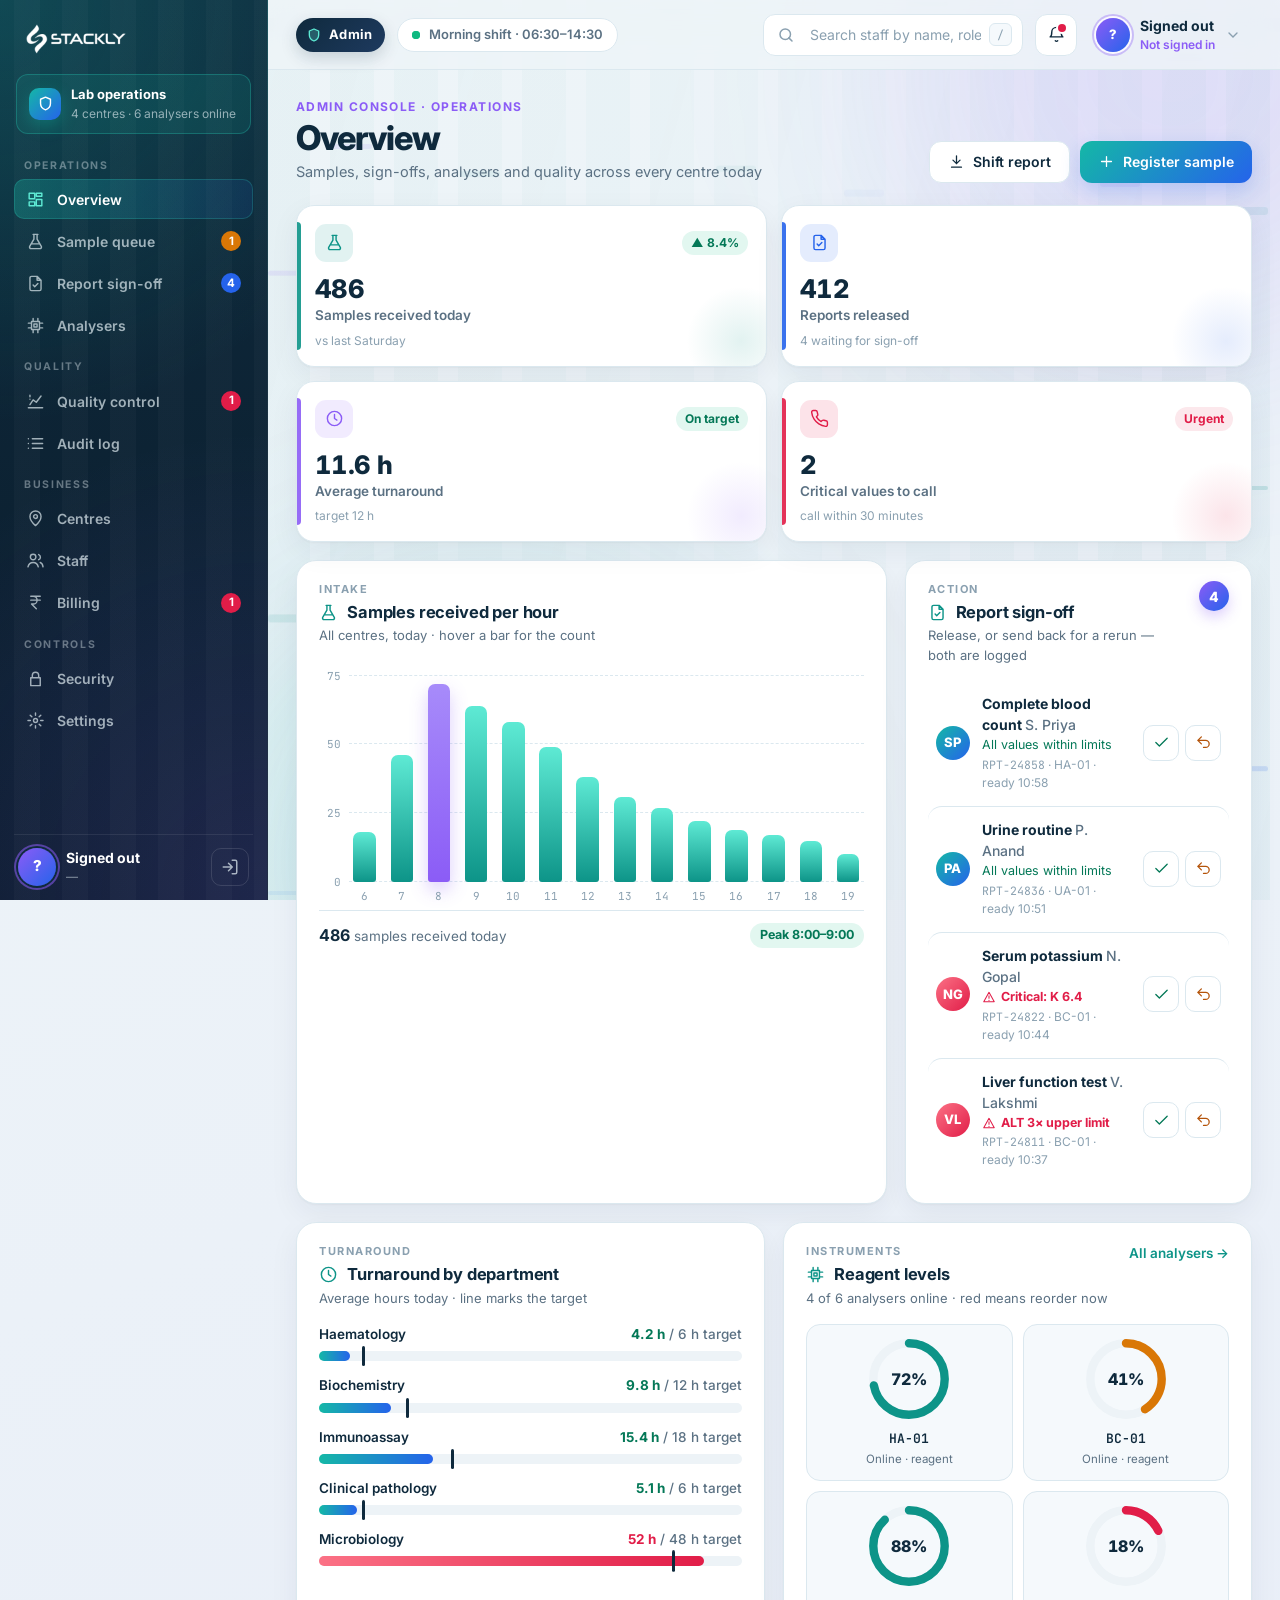
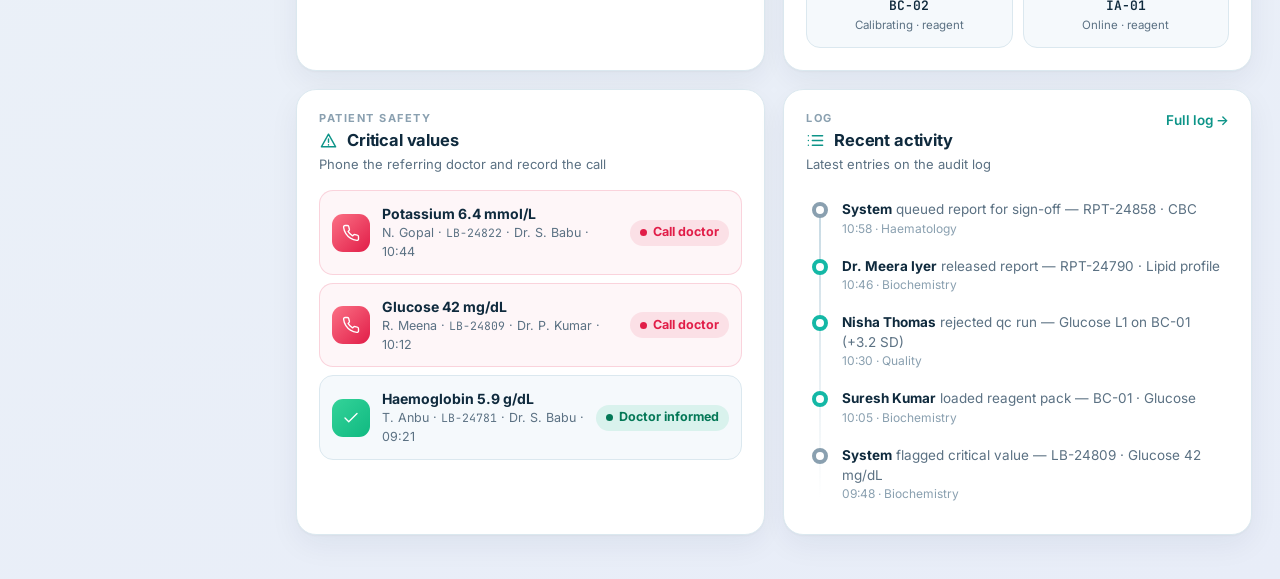
<file: html/admindashboard.html>
<!DOCTYPE html>
<html lang="en">
<head>
  <meta charset="UTF-8">
  <meta name="viewport" content="width=device-width, initial-scale=1.0">
  <title>Admin Console – Diagnostic Laboratory</title>
  <link rel="preconnect" href="https://fonts.googleapis.com">
  <link rel="preconnect" href="https://fonts.gstatic.com" crossorigin>
  <link href="https://fonts.googleapis.com/css2?family=Inter:wght@400;500;600;700;800&family=JetBrains+Mono:wght@500;600&display=swap" rel="stylesheet">
  <link rel="stylesheet" href="../css/admindashboard.css">
<script>
  /* Scroll position rules for this page:
     · refresh                    → start at the top
     · normal link to this page   → top (or the #section in the link)
     · Back / "Go back" to here   → return to the exact spot you left */
  (function () {
    if ('scrollRestoration' in history) history.scrollRestoration = 'manual';
    var KEY = 'scrollPos:' + location.pathname;
    var nav = (performance.getEntriesByType && performance.getEntriesByType('navigation')[0]) || {};
    var type = nav.type || (performance.navigation && ['navigate', 'reload', 'back_forward'][performance.navigation.type]) || 'navigate';
    var saved = null;
    if (type === 'back_forward') { try { saved = JSON.parse(sessionStorage.getItem(KEY)); } catch (e) {} }
    var target = (location.hash && type === 'navigate') ? location.hash : '';
    if (location.hash) history.replaceState(null, '', location.pathname + location.search);
    function save() { try { sessionStorage.setItem(KEY, JSON.stringify({ y: Math.round(window.scrollY) })); sessionStorage.setItem('lastPage', location.pathname); } catch (e) {} }
    var userMoved = false;
    function land() {
      if (userMoved) return;
      if (saved && typeof saved.y === 'number') { window.scrollTo(0, saved.y); return; }
      var el = target && document.querySelector(target);
      if (el) window.scrollTo(0, el.getBoundingClientRect().top + window.scrollY - 70); else window.scrollTo(0, 0);
    }
    if (!saved) window.scrollTo(0, 0);
    // remember where you were whenever you leave the page
    window.addEventListener('pagehide', save);
    document.addEventListener('click', function (e) { if (e.target.closest && e.target.closest('a[href], button')) save(); }, true);
    // stop re-positioning as soon as you start scrolling yourself
    ['wheel', 'touchstart', 'keydown'].forEach(function (ev) { window.addEventListener(ev, function () { userMoved = true; }, { passive: true, once: true }); });
    window.addEventListener('load', function () { land(); setTimeout(land, 80); setTimeout(land, 450); setTimeout(land, 1300); });
  })();
</script>
</head>
<body class="is-admin">

  <!-- Background: electrophoresis gel — lanes with bands slowly migrating -->
  <div class="bg" aria-hidden="true">
    <div class="bg-gel"></div>
    <div class="bg-bands" id="bgBands"></div>
    <div class="bg-glow bg-glow--one"></div>
    <div class="bg-glow bg-glow--two"></div>
  </div>

  <!-- ============ SIDEBAR (fixed on desktop, drawer on tablet/phone) ============ -->
  <div class="scrim" id="scrim"></div>
  <aside class="dock" id="sidebar" aria-label="Admin menu">
    <div class="dock-head">
      <button class="brand" data-nav="dashboard" aria-label="Go to overview">
        <img class="brand-img" src="../assets/Logo.webp" alt="Company logo">
      </button>
      <button class="dock-close" id="dock-close" aria-label="Close menu">
        <svg viewBox="0 0 24 24"><path d="M6 6l12 12M18 6L6 18"/></svg>
      </button>
    </div>

    <div class="dock-status dock-status--admin">
      <span class="shield-dot">
        <svg viewBox="0 0 24 24"><path d="M12 3l7 3v6c0 4.5-3 7.5-7 9-4-1.5-7-4.5-7-9V6l7-3z"/></svg>
      </span>
      <div>
        <span class="dock-status-title">Lab operations</span>
        <span class="dock-status-sub">4 centres · 6 analysers online</span>
      </div>
    </div>

    <div class="dock-scroll" id="nav-drawer"></div>

    <div class="dock-foot">
      <div class="dock-user">
        <span class="avatar avatar--admin" id="sidebar-user-avatar">–</span>
        <div class="dock-user-info">
          <span class="dock-user-name" id="sidebar-user-name">Signed out</span>
          <span class="dock-user-email" id="sidebar-user-email">—</span>
        </div>
      </div>
      <button class="dock-signout" id="logout-btn" aria-label="Sign out" title="Sign out">
        <svg viewBox="0 0 24 24"><path d="M15 3h4a2 2 0 0 1 2 2v14a2 2 0 0 1-2 2h-4"/><path d="M10 17l5-5-5-5M15 12H3"/></svg>
      </button>
    </div>
  </aside>

  <!-- ============ TOP BAR ============ -->
  <header class="head" id="topbar">
    <div class="head-left">
      <button class="burger" id="hamburger-btn" aria-label="Open menu" aria-expanded="false" aria-controls="sidebar">
        <span></span><span></span><span></span>
      </button>
      <span class="admin-badge">
        <svg viewBox="0 0 24 24"><path d="M12 3l7 3v6c0 4.5-3 7.5-7 9-4-1.5-7-4.5-7-9V6l7-3z"/></svg>
        Admin
      </span>
      <span class="shift-badge"><span class="live-dot"></span>Morning shift · 06:30–14:30</span>
    </div>

    <div class="head-right">
      <form class="finder" id="topbar-search" autocomplete="off" role="search">
        <button type="submit" class="finder-go" aria-label="Search">
          <svg viewBox="0 0 24 24"><circle cx="11" cy="11" r="7"/><path d="M20 20l-4.2-4.2"/></svg>
        </button>
        <input id="topbar-search-input" placeholder="Search staff by name, role, centre…" aria-label="Search staff">
        <kbd class="finder-key">/</kbd>
      </form>

      <button class="icon-btn" id="notif-btn" aria-label="Reports awaiting sign-off">
        <svg viewBox="0 0 24 24"><path d="M18 9a6 6 0 1 0-12 0c0 5-2 6-2 6h16s-2-1-2-6"/><path d="M10.5 20a2 2 0 0 0 3 0"/></svg>
        <span class="icon-dot"></span>
      </button>

      <div class="whoami" id="topbar-user">
        <button class="whoami-btn" id="topbar-user-btn" aria-haspopup="true" aria-expanded="false">
          <span class="avatar avatar--admin sm" id="topbar-user-avatar">–</span>
          <span class="whoami-text">
            <span class="whoami-name" id="topbar-user-name">Signed out</span>
            <span class="whoami-role" id="topbar-user-role">Lab administrator</span>
          </span>
          <svg class="whoami-caret" viewBox="0 0 24 24"><path d="M6 9l6 6 6-6"/></svg>
        </button>
        <div class="whoami-menu" id="topbar-user-menu">
          <div class="whoami-menu-head">
            <span>Signed in as</span>
            <span class="whoami-menu-email" id="topbar-user-email">—</span>
          </div>
          <button class="whoami-item" data-nav="settings">
            <svg viewBox="0 0 24 24"><circle cx="12" cy="12" r="3"/><path d="M12 2.5v3M12 18.5v3M2.5 12h3M18.5 12h3M5.3 5.3l2.1 2.1M16.6 16.6l2.1 2.1M18.7 5.3l-2.1 2.1M7.4 16.6l-2.1 2.1"/></svg>
            Settings
          </button>
          <button class="whoami-item" data-nav="security">
            <svg viewBox="0 0 24 24"><path d="M6 11h12v10H6zM8 11V8a4 4 0 0 1 8 0v3"/></svg>
            Security policy
          </button>
          <button class="whoami-item danger" id="topbar-logout-btn">
            <svg viewBox="0 0 24 24"><path d="M15 3h4a2 2 0 0 1 2 2v14a2 2 0 0 1-2 2h-4"/><path d="M10 17l5-5-5-5M15 12H3"/></svg>
            Sign out
          </button>
        </div>
      </div>
    </div>
  </header>

  <!-- ============ PAGE ============ -->
  <main class="page">
    <div class="page-head" id="page-head">
      <div>
        <p class="page-kicker" id="page-kicker">Admin console</p>
        <h1 id="page-title-text">Overview</h1>
        <p class="page-sub" id="page-sub-text"></p>
      </div>
      <div class="page-actions" id="page-actions"></div>
    </div>
    <div class="content" id="content-area"></div>
  </main>

  <div class="chart-tip" id="chart-tip" role="status"></div>
  <div class="toast" id="toast" role="status" aria-live="polite"></div>

  <!-- GSAP -->
  <script src="https://cdnjs.cloudflare.com/ajax/libs/gsap/3.12.5/gsap.min.js"></script>

  <script>
  if ('scrollRestoration' in history) history.scrollRestoration = 'manual';
  window.scrollTo(0, 0);

  const REDUCED = window.matchMedia('(prefers-reduced-motion: reduce)').matches;
  const ANIM = !!window.gsap && !REDUCED;

  /* =========================================================
     ICONS
     ========================================================= */
  const ICONS = {
    grid:     'M4 4h7v7H4zM13 4h7v4h-7zM13 12h7v8h-7zM4 15h7v5H4z',
    flask:    'M9 3h6M10 3v6L4.5 18.5A2 2 0 0 0 6.3 21h11.4a2 2 0 0 0 1.8-2.5L14 9V3M7 15h10',
    sign:     'M14 3H7a2 2 0 0 0-2 2v14a2 2 0 0 0 2 2h10a2 2 0 0 0 2-2V8zM14 3v5h5M9 14l2 2 4-4',
    cpu:      'M7 7h10v10H7zM10 10h4v4h-4zM9 3v4M15 3v4M9 17v4M15 17v4M3 9h4M3 15h4M17 9h4M17 15h4',
    qc:       'M3 20h18M5 16l4-6 4 3 6-8M5 4v2M5 9v.01',
    log:      'M8 6h13M8 12h13M8 18h13M3 6h.01M3 12h.01M3 18h.01',
    pin:      'M12 21s-7-6.1-7-11.5A7 7 0 0 1 19 9.5C19 14.9 12 21 12 21zM12 7.1a2.4 2.4 0 1 0 0 4.8 2.4 2.4 0 0 0 0-4.8',
    users:    'M9 11a3.5 3.5 0 1 0 0-7 3.5 3.5 0 0 0 0 7M2.5 20c.8-3.5 3.5-5.5 6.5-5.5s5.7 2 6.5 5.5M16 4.5a3.5 3.5 0 0 1 0 6.5M18 14.5c2 .7 3.2 2.6 3.5 5.5',
    rupee:    'M6 4h12M6 9h12M13 20L7 14h2a4.5 4.5 0 0 0 0-10',
    invoice:  'M6 3h12v18l-3-2-3 2-3-2-3 2zM9 8h6M9 12h6M9 16h3',
    lock:     'M6 11h12v10H6zM8 11V8a4 4 0 0 1 8 0v3',
    gear:     'M12 9.5a2.5 2.5 0 1 0 0 5 2.5 2.5 0 0 0 0-5M12 2.5v3M12 18.5v3M2.5 12h3M18.5 12h3M5.3 5.3l2.1 2.1M16.6 16.6l2.1 2.1M18.7 5.3l-2.1 2.1M7.4 16.6l-2.1 2.1',
    shield:   'M12 3l7 3v6c0 4.5-3 7.5-7 9-4-1.5-7-4.5-7-9V6l7-3zM9 12l2 2 4-4',
    clock:    'M12 3a9 9 0 1 0 0 18 9 9 0 0 0 0-18M12 7v5l3 2',
    alert:    'M12 4l9 16H3zM12 10v4.2M12 17.4v.4',
    check:    'M20 6L9 17l-5-5',
    x:        'M6 6l12 12M18 6L6 18',
    undo:     'M9 14L4 9l5-5M4 9h11a5 5 0 0 1 0 10h-3',
    phone:    'M22 16.92v3a2 2 0 0 1-2.18 2 19.8 19.8 0 0 1-8.63-3.07 19.5 19.5 0 0 1-6-6A19.8 19.8 0 0 1 2.12 4.18 2 2 0 0 1 4.11 2h3a2 2 0 0 1 2 1.72c.13.96.36 1.9.7 2.81a2 2 0 0 1-.45 2.11L8.09 9.91a16 16 0 0 0 6 6l1.27-1.27a2 2 0 0 1 2.11-.45c.91.34 1.85.57 2.81.7A2 2 0 0 1 22 16.92z',
    plus:     'M12 5v14M5 12h14',
    download: 'M12 4v11M7 10l5 5 5-5M5 20h14',
    pulse:    'M3 12h4l2-6 4 12 2-6h6',
    home:     'M3 11l9-8 9 8M5 10v10h14V10',
    wrench:   'M14.7 6.3a4 4 0 0 0-5.4 5.4L3 18l3 3 6.3-6.3a4 4 0 0 0 5.4-5.4l-2.5 2.5-2.4-.6-.6-2.4z',
    drop:     'M12 3s6 6.5 6 11a6 6 0 0 1-12 0c0-4.5 6-11 6-11z'
  };
  function ico(name, cls) {
    return `<svg class="${cls || 'ico'}" viewBox="0 0 24 24" fill="none" stroke="currentColor" stroke-width="1.8" stroke-linecap="round" stroke-linejoin="round"><path d="${ICONS[name] || ICONS.grid}"/></svg>`;
  }

  /* =========================================================
     DEMO DATA — one lab network in Salem
     ========================================================= */
  const deptColor = { Biochemistry: '#0d9488', Haematology: '#e11d48', Immunoassay: '#8b5cf6', Microbiology: '#d97706', 'Clinical pathology': '#2563eb' };

  const intake = { hours: ['6', '7', '8', '9', '10', '11', '12', '13', '14', '15', '16', '17', '18', '19'],
                   counts: [18, 46, 72, 64, 58, 49, 38, 31, 27, 22, 19, 17, 15, 10] };

  const tat = [
    { dept: 'Haematology',        hours: 4.2,  target: 6 },
    { dept: 'Biochemistry',       hours: 9.8,  target: 12 },
    { dept: 'Immunoassay',        hours: 15.4, target: 18 },
    { dept: 'Clinical pathology', hours: 5.1,  target: 6 },
    { dept: 'Microbiology',       hours: 52,   target: 48 }
  ];

  const queue = [
    { id: 'LB-24861', patient: 'K. Murugan',    test: 'Troponin I',             dept: 'Immunoassay',        priority: 'STAT',    received: '10:42', elapsed: '38 min', status: 'Analysing' },
    { id: 'LB-24858', patient: 'S. Priya',      test: 'Complete blood count',   dept: 'Haematology',        priority: 'Routine', received: '10:31', elapsed: '49 min', status: 'Awaiting review' },
    { id: 'LB-24855', patient: 'R. Venkatesh',  test: 'Lipid profile',          dept: 'Biochemistry',       priority: 'Routine', received: '10:20', elapsed: '1 h',    status: 'Analysing' },
    { id: 'LB-24849', patient: 'A. Fathima',    test: 'Blood culture',          dept: 'Microbiology',       priority: 'Urgent',  received: '09:58', elapsed: '1 h 22 m', status: 'Incubating' },
    { id: 'LB-24843', patient: 'M. Karthik',    test: 'HbA1c',                  dept: 'Biochemistry',       priority: 'Routine', received: '09:45', elapsed: '1 h 35 m', status: 'Rerun' },
    { id: 'LB-24840', patient: 'L. Devi',       test: 'Thyroid profile',        dept: 'Immunoassay',        priority: 'Routine', received: '09:32', elapsed: '1 h 48 m', status: 'Analysing' },
    { id: 'LB-24836', patient: 'P. Anand',      test: 'Urine routine',          dept: 'Clinical pathology', priority: 'Routine', received: '09:20', elapsed: '2 h',    status: 'Awaiting review' },
    { id: 'LB-24829', patient: 'J. Selvi',      test: 'Electrolytes (Na, K, Cl)', dept: 'Biochemistry',     priority: 'STAT',    received: '09:05', elapsed: '2 h 15 m', status: 'Delayed' },
    { id: 'LB-24817', patient: 'A. Rao',        test: 'Vitamin D & B12',        dept: 'Immunoassay',        priority: 'Routine', received: '09:40', elapsed: '1 h 40 m', status: 'Analysing' }
  ];
  const queueDepts = ['All', 'Biochemistry', 'Haematology', 'Immunoassay', 'Microbiology', 'Clinical pathology'];

  let signoffs = [
    { id: 'RPT-24858', patient: 'S. Priya',     test: 'Complete blood count',  analyser: 'HA-01', flag: '',                   ready: '10:58' },
    { id: 'RPT-24836', patient: 'P. Anand',     test: 'Urine routine',         analyser: 'UA-01', flag: '',                   ready: '10:51' },
    { id: 'RPT-24822', patient: 'N. Gopal',     test: 'Serum potassium',       analyser: 'BC-01', flag: 'Critical: K 6.4',    ready: '10:44' },
    { id: 'RPT-24811', patient: 'V. Lakshmi',   test: 'Liver function test',   analyser: 'BC-01', flag: 'ALT 3× upper limit', ready: '10:37' }
  ];

  const analysers = [
    { code: 'HA-01', name: 'Haematology analyser',   dept: 'Haematology',        status: 'Online',      tests: 214, reagent: 72, uptime: 99.8, service: '18 Oct' },
    { code: 'BC-01', name: 'Chemistry analyser',     dept: 'Biochemistry',       status: 'Online',      tests: 486, reagent: 41, uptime: 99.6, service: '12 Oct' },
    { code: 'BC-02', name: 'Chemistry analyser',     dept: 'Biochemistry',       status: 'Calibrating', tests: 128, reagent: 88, uptime: 98.9, service: '25 Oct' },
    { code: 'IA-01', name: 'Immunoassay analyser',   dept: 'Immunoassay',        status: 'Online',      tests: 162, reagent: 18, uptime: 99.4, service: '9 Oct' },
    { code: 'MB-01', name: 'Blood culture system',   dept: 'Microbiology',       status: 'Online',      tests: 36,  reagent: 64, uptime: 100,  service: '30 Oct' },
    { code: 'UA-01', name: 'Urine analyser',         dept: 'Clinical pathology', status: 'Maintenance', tests: 58,  reagent: 55, uptime: 97.2, service: 'Today' }
  ];
  const analyserState = { Online: 'good', Calibrating: 'info', Maintenance: 'warn', Offline: 'bad' };

  /* QC: 20 control runs per analyte; mean and SD come from the lab's own baseline */
  const qcSets = {
    'Glucose · Level 1':     { mean: 100,  sd: 2,    unit: 'mg/dL', analyser: 'BC-01', runs: [100.4, 99.1, 101.2, 98.7, 100.9, 102.3, 99.6, 100.2, 97.9, 101.5, 103.1, 100.7, 99.3, 104.6, 100.1, 98.8, 101.9, 99.7, 106.3, 100.5] },
    'HbA1c · Level 2':       { mean: 9.2,  sd: .15,  unit: '%',     analyser: 'BC-02', runs: [9.21, 9.18, 9.3, 9.12, 9.24, 9.19, 9.27, 9.08, 9.22, 9.31, 9.17, 9.2, 9.26, 9.14, 9.23, 9.29, 9.16, 9.21, 9.25, 9.19] },
    'TSH · Level 1':         { mean: 0.52, sd: .03,  unit: 'mIU/L', analyser: 'IA-01', runs: [.52, .51, .55, .53, .49, .52, .57, .58, .54, .52, .50, .51, .53, .55, .52, .49, .51, .54, .53, .52] },
    'Haemoglobin · Level 1': { mean: 6.1,  sd: .1,   unit: 'g/dL',  analyser: 'HA-01', runs: [6.12, 6.05, 6.18, 6.1, 6.02, 6.14, 6.09, 6.21, 6.07, 6.11, 6.0, 6.13, 6.16, 6.08, 6.1, 6.04, 6.15, 6.11, 6.06, 6.12] }
  };

  const centres = [
    { name: 'Salem main centre', area: 'Salem 636008',  samples: 248, home: 64, wait: 9,  staff: 14, cap: 300, hours: '6:30 AM – 9 PM' },
    { name: 'Fairlands',         area: 'Salem 636016',  samples: 112, home: 38, wait: 6,  staff: 6,  cap: 140, hours: '7 AM – 8 PM' },
    { name: 'Hasthampatti',      area: 'Salem 636007',  samples: 86,  home: 21, wait: 12, staff: 5,  cap: 90,  hours: '7 AM – 7 PM' },
    { name: 'Attur collection point', area: 'Attur 636102', samples: 40, home: 9, wait: 4, staff: 2, cap: 80, hours: '7 AM – 1 PM' }
  ];

  const staff = [
    { name: 'Dr. Meera Iyer',    role: 'Consultant pathologist', centre: 'Salem main centre', shift: 'Morning', access: 'Sign-off',   status: 'On duty' },
    { name: 'Dr. Arjun Rao',     role: 'Pathologist',            centre: 'Salem main centre', shift: 'Evening', access: 'Sign-off',   status: 'Off shift' },
    { name: 'Dr. Kavya Nair',    role: 'Microbiologist',         centre: 'Salem main centre', shift: 'Morning', access: 'Sign-off',   status: 'On duty' },
    { name: 'Suresh Kumar',      role: 'Senior lab technician',  centre: 'Salem main centre', shift: 'Morning', access: 'Technician', status: 'On duty' },
    { name: 'Divya Raman',       role: 'Lab technician',         centre: 'Fairlands',         shift: 'Morning', access: 'Technician', status: 'On duty' },
    { name: 'Manoj Pillai',      role: 'Phlebotomist',           centre: 'Hasthampatti',      shift: 'Morning', access: 'Collection', status: 'On duty' },
    { name: 'Revathi S.',        role: 'Phlebotomist (home)',    centre: 'Fairlands',         shift: 'Morning', access: 'Collection', status: 'On duty' },
    { name: 'Farhan Ali',        role: 'Front desk',             centre: 'Salem main centre', shift: 'Evening', access: 'Front desk', status: 'Off shift' },
    { name: 'Nisha Thomas',      role: 'Quality manager',        centre: 'Salem main centre', shift: 'Morning', access: 'Admin',      status: 'On duty' },
    { name: 'Gokul Prasad',      role: 'Lab technician',         centre: 'Attur collection point', shift: 'Morning', access: 'Technician', status: 'On leave' }
  ];
  const accessColor = { Admin: '#0f766e', 'Sign-off': '#8b5cf6', Technician: '#2563eb', Collection: '#d97706', 'Front desk': '#64748b' };

  const criticals = [
    { id: 'LB-24822', patient: 'N. Gopal',   value: 'Potassium 6.4 mmol/L', doctor: 'Dr. S. Babu',   time: '10:44', called: false },
    { id: 'LB-24809', patient: 'R. Meena',   value: 'Glucose 42 mg/dL',     doctor: 'Dr. P. Kumar',  time: '10:12', called: false },
    { id: 'LB-24781', patient: 'T. Anbu',    value: 'Haemoglobin 5.9 g/dL', doctor: 'Dr. S. Babu',   time: '09:21', called: true }
  ];

  let auditTrail = [
    { time: '10:58', actor: 'System',          action: 'Queued report for sign-off',     target: 'RPT-24858 · CBC',          scope: 'Haematology' },
    { time: '10:46', actor: 'Dr. Meera Iyer',  action: 'Released report',                target: 'RPT-24790 · Lipid profile', scope: 'Biochemistry' },
    { time: '10:30', actor: 'Nisha Thomas',    action: 'Rejected QC run',                target: 'Glucose L1 on BC-01 (+3.2 SD)', scope: 'Quality' },
    { time: '10:05', actor: 'Suresh Kumar',    action: 'Loaded reagent pack',            target: 'BC-01 · Glucose', scope: 'Biochemistry' },
    { time: '09:48', actor: 'System',          action: 'Flagged critical value',         target: 'LB-24809 · Glucose 42 mg/dL', scope: 'Biochemistry' },
    { time: '09:20', actor: 'Farhan Ali',      action: 'Registered walk-in patient',     target: 'LB-24836', scope: 'Salem main centre' },
    { time: '08:40', actor: 'System',          action: 'Started maintenance window',     target: 'UA-01 urine analyser', scope: 'Clinical pathology' },
    { time: 'Yesterday', actor: 'Admin (You)', action: 'Changed access level',           target: 'Divya Raman → Technician', scope: 'Staff' }
  ];

  const clients = [
    { name: 'Salem District Hospital',     model: 'Hospital referral',  monthly: 412000, next: '1 Nov', state: 'Paid' },
    { name: 'Kaveri Insurance TPA',        model: 'Insurance (cashless)', monthly: 286000, next: '5 Nov', state: 'Sent' },
    { name: 'Sunrise Textiles Ltd.',       model: 'Corporate wellness', monthly: 148000, next: '28 Oct', state: 'Overdue' },
    { name: 'Lotus Multispeciality Clinic',model: 'Clinic referral',    monthly: 96000,  next: '1 Nov', state: 'Paid' },
    { name: 'Walk-in & home collection',   model: 'Retail (UPI / card)', monthly: 1184000, next: 'Daily', state: 'Paid' }
  ];
  const deptRevenue = [
    { dept: 'Biochemistry', value: 812000 }, { dept: 'Immunoassay', value: 604000 }, { dept: 'Haematology', value: 318000 },
    { dept: 'Microbiology', value: 226000 }, { dept: 'Clinical pathology', value: 166000 }
  ];

  const stateClass = {
    'Analysing': 'info', 'Awaiting review': 'warn', 'Incubating': 'info', 'Rerun': 'warn', 'Delayed': 'bad',
    'Online': 'good', 'Calibrating': 'info', 'Maintenance': 'warn', 'Offline': 'bad',
    'On duty': 'good', 'Off shift': 'muted', 'On leave': 'warn',
    'Paid': 'good', 'Sent': 'info', 'Overdue': 'bad', 'Open': 'good'
  };

  /* =========================================================
     NAVIGATION
     ========================================================= */
  const navGroups = [
    { label: 'Operations', items: [
      { label: 'Overview',        id: 'dashboard', icon: 'grid' },
      { label: 'Sample queue',    id: 'queue',     icon: 'flask' },
      { label: 'Report sign-off', id: 'signoff',   icon: 'sign' },
      { label: 'Analysers',       id: 'analysers', icon: 'cpu' } ] },
    { label: 'Quality', items: [
      { label: 'Quality control', id: 'qc',        icon: 'qc' },
      { label: 'Audit log',       id: 'audit',     icon: 'log' } ] },
    { label: 'Business', items: [
      { label: 'Centres',         id: 'centres',   icon: 'pin' },
      { label: 'Staff',           id: 'staff',     icon: 'users' },
      { label: 'Billing',         id: 'billing',   icon: 'rupee' } ] },
    { label: 'Controls', items: [
      { label: 'Security',        id: 'security',  icon: 'lock' },
      { label: 'Settings',        id: 'settings',  icon: 'gear' } ] }
  ];

  const pageMap = {
    dashboard: { title: 'Overview',        sub: 'Samples, sign-offs, analysers and quality across every centre today' },
    queue:     { title: 'Sample queue',    sub: 'Every sample in the lab right now, oldest first' },
    signoff:   { title: 'Report sign-off', sub: 'Results waiting for a pathologist to release or send back' },
    analysers: { title: 'Analysers',       sub: 'Status, reagent levels and service dates for each instrument' },
    qc:        { title: 'Quality control', sub: 'Daily control runs plotted against the lab’s own mean and SD' },
    audit:     { title: 'Audit log',       sub: 'Every release, QC decision and access change, newest first' },
    centres:   { title: 'Centres',         sub: 'Collection centres, today’s load and waiting times' },
    staff:     { title: 'Staff',           sub: 'Who is on shift and what they can do in the system' },
    billing:   { title: 'Billing',         sub: 'Revenue by department and what each client is invoiced' },
    security:  { title: 'Security',        sub: 'Access rules for everyone who handles patient data' },
    settings:  { title: 'Settings',        sub: 'Your profile and preferences' }
  };
  const pageActions = {
    dashboard: `<button class="btn btn-ghost" onclick="go404()">${ico('download')}Shift report</button><button class="btn btn-solid" onclick="go404()">${ico('plus')}Register sample</button>`,
    queue:     `<button class="btn btn-solid" onclick="go404()">${ico('plus')}Register sample</button>`,
    analysers: `<button class="btn btn-ghost" onclick="go404()">${ico('wrench')}Service schedule</button>`,
    qc:        `<button class="btn btn-ghost" onclick="go404()">${ico('download')}Monthly QC report</button>`,
    audit:     `<button class="btn btn-ghost" onclick="go404()">${ico('download')}Export CSV</button>`,
    centres:   `<button class="btn btn-solid" onclick="go404()">${ico('plus')}Add centre</button>`,
    staff:     `<button class="btn btn-solid" onclick="go404()">${ico('plus')}Add staff member</button>`,
    billing:   `<button class="btn btn-solid" onclick="go404()">${ico('plus')}New invoice</button>`
  };

  /* =========================================================
     SIGNED-IN USER (from login page → localStorage "user")
     ========================================================= */
  const EMAIL_RE = /^[A-Za-z0-9._%+-]+@[A-Za-z0-9.-]+\.[A-Za-z]{2,}$/;
  const USER_KEYS = ['user', 'currentUser', 'loggedInUser', 'authUser', 'userData', 'profile', 'account', 'session', 'userEmail', 'email'];
  let foundUserKey = null;

  function asEmail(v) { return typeof v === 'string' && EMAIL_RE.test(v.trim()) ? v.trim() : null; }
  function findEmailIn(obj, depth) {
    if (!obj || depth > 4) return null;
    if (typeof obj === 'string') {
      const e = asEmail(obj); if (e) return { email: e };
      try { return findEmailIn(JSON.parse(obj), depth + 1); } catch (err) { return null; }
    }
    if (typeof obj !== 'object') return null;
    for (const k in obj) { const e = asEmail(obj[k]); if (e) return Object.assign({}, obj, { email: e }); }
    for (const k in obj) { const hit = findEmailIn(obj[k], depth + 1); if (hit) return Object.assign({}, obj, hit); }
    return null;
  }
  function getCurrentUser() {
    const stores = [];
    try { stores.push(localStorage); } catch (e) {}
    try { stores.push(sessionStorage); } catch (e) {}
    for (const s of stores) { try { if (s.getItem('isAuthenticated') === 'false') return null; } catch (e) {} }
    for (const s of stores) {
      for (const key of USER_KEYS) {
        let hit = null;
        try { hit = findEmailIn(s.getItem(key), 0); } catch (e) {}
        if (hit) { foundUserKey = key; return hit; }
      }
    }
    return null;
  }

  const currentUser = getCurrentUser();
  const currentEmail = currentUser ? currentUser.email : '';
  const storedName = currentUser && typeof currentUser.name === 'string' ? currentUser.name : '';
  const currentUsername = storedName || (currentEmail ? currentEmail.split('@')[0] : '');
  const currentInitial = ((currentUsername || currentEmail || '?').charAt(0) || '?').toUpperCase();
  const currentRole = currentUser ? (currentUser.role === 'admin' ? 'Lab administrator' : 'Lab staff') : 'Not signed in';

  function paintUserChrome() {
    const name = currentUsername || 'Signed out';
    const email = currentEmail || '—';
    document.querySelectorAll('#sidebar-user-avatar, #topbar-user-avatar').forEach(el => el.textContent = currentInitial);
    const sName = document.getElementById('sidebar-user-name');
    sName.textContent = name; sName.title = name;
    const sEmail = document.getElementById('sidebar-user-email');
    sEmail.textContent = email; sEmail.title = email;
    document.getElementById('topbar-user-name').textContent = name;
    document.getElementById('topbar-user-email').textContent = email;
    document.getElementById('topbar-user-role').textContent = currentRole;
  }

  function logout() {
    const keys = ['user', 'isAuthenticated', 'activeNav', 'adminNav', 'settings', 'adminSettings'].concat(USER_KEYS);
    if (foundUserKey && keys.indexOf(foundUserKey) === -1) keys.push(foundUserKey);
    keys.forEach(k => {
      try { localStorage.removeItem(k); } catch (e) {}
      try { sessionStorage.removeItem(k); } catch (e) {}
    });
    window.location.href = 'login.html';
  }

  /* =========================================================
     STATE  (admin-only keys so it never clashes with the
     patient dashboard's saved page and settings)
     ========================================================= */
  function readStore(k) { try { return localStorage.getItem(k); } catch (e) { return null; } }
  function writeStore(k, v) { try { localStorage.setItem(k, v); } catch (e) {} }
  function loadSettings() {
    const d = {
      criticalSms: true, dailyDigest: true, qcAlerts: true, compactRows: false, language: 'English',
      twoFactor: true, releaseByPathologist: true, maskNames: true, ipAllowlist: false, sessionTimeout: '30 minutes'
    };
    try { const raw = readStore('adminSettings'); if (raw) return Object.assign(d, JSON.parse(raw)); } catch (e) {}
    return d;
  }
  function saveSettings() { writeStore('adminSettings', JSON.stringify(state.settings)); }

  const savedNav = readStore('adminNav');
  let state = {
    activeNav: savedNav && pageMap[savedNav] ? savedNav : 'dashboard',
    queueDept: 'All',
    staffSearch: '',
    qcSet: 'Glucose · Level 1',
    settings: loadSettings()
  };

  function fmt(n) { return n.toLocaleString('en-IN'); }
  function rupees(n) { return '₹' + fmt(n); }
  function lakh(n) { return n >= 100000 ? '₹' + (n / 100000).toFixed(2) + ' L' : '₹' + Math.round(n / 1000) + 'k'; }
  function go404() { window.location.href = '404.html'; }
  function pill(text) { return `<span class="state state-${stateClass[text] || 'muted'}">${text}</span>`; }
  function esc(s) { return String(s).replace(/[&<>"]/g, c => ({ '&': '&amp;', '<': '&lt;', '>': '&gt;', '"': '&quot;' }[c])); }
  function initials(n) { return n.replace(/^Dr\.\s*/, '').split(/[\s.]+/).filter(Boolean).map(p => p[0]).join('').slice(0, 2).toUpperCase(); }

  let toastTimer = null;
  function toast(msg, kind) {
    const t = document.getElementById('toast');
    t.innerHTML = `${ico(kind === 'no' ? 'undo' : 'check')}<span>${esc(msg)}</span>`;
    t.className = 'toast show ' + (kind === 'no' ? 'toast-no' : 'toast-yes');
    clearTimeout(toastTimer);
    toastTimer = setTimeout(() => t.classList.remove('show'), 2800);
  }

  /* =========================================================
     SHARED PIECES
     ========================================================= */
  function kpiRow(items) {
    return `<section class="kpis">${items.map(k => `
      <article class="kpi anim" style="--c:${k.color || '#0d9488'}" ${k.nav ? `data-nav="${k.nav}"` : 'onclick="go404()"'}>
        <div class="kpi-top">
          <span class="kpi-ico">${ico(k.icon || 'grid')}</span>
          ${k.trend ? `<span class="kpi-trend ${k.trend.good === false ? 'trend-bad' : 'trend-good'}">${k.trend.text}</span>` : ''}
        </div>
        <span class="kpi-value" ${k.count === false ? '' : 'data-count'}>${k.value}</span>
        <span class="kpi-label">${k.label}</span>
        ${k.note ? `<span class="kpi-note">${k.note}</span>` : ''}
      </article>`).join('')}</section>`;
  }
  function card(o, body) {
    return `<section class="card anim ${o.cls || ''}">
      <header class="card-head">
        <div>
          ${o.kicker ? `<span class="card-kicker">${o.kicker}</span>` : ''}
          <h2>${ico(o.icon || 'grid', 'head-ico')}${o.title}</h2>
          ${o.sub ? `<p${o.subId ? ` id="${o.subId}"` : ''}>${o.sub}</p>` : ''}
        </div>
        ${o.aside || ''}
      </header>
      ${body}
    </section>`;
  }
  function chips(list, current, cls) {
    return `<div class="chip-row">${list.map(c => `<button class="chip ${cls} ${current === c ? 'chip-on' : ''}" data-filter="${c}">${c}</button>`).join('')}</div>`;
  }
  function ring(pct, color, label) {
    const r = 34, c = 2 * Math.PI * r;
    return `<div class="ring">
      <svg viewBox="0 0 80 80" aria-hidden="true">
        <circle cx="40" cy="40" r="${r}" class="ring-bg"/>
        <circle cx="40" cy="40" r="${r}" class="ring-fg" stroke="${color}" stroke-dasharray="${c.toFixed(1)}" style="stroke-dashoffset:${(c * (1 - pct / 100)).toFixed(1)}" data-dash="${(c * (1 - pct / 100)).toFixed(1)}" data-full="${c.toFixed(1)}"/>
      </svg>
      <span class="ring-val">${pct}%</span>
      ${label ? `<span class="ring-label">${label}</span>` : ''}
    </div>`;
  }
  function trailHtml(list) {
    return list.map(a => `
      <li class="trail-item row-anim" onclick="go404()">
        <span class="trail-dot ${a.actor === 'System' ? 'auto' : a.actor === 'Admin (You)' ? 'you' : ''}"></span>
        <span class="trail-body">
          <span class="trail-line"><b>${esc(a.actor)}</b> ${esc(a.action.toLowerCase())} — ${esc(a.target)}</span>
          <span class="trail-meta">${a.time} · ${a.scope}</span>
        </span>
      </li>`).join('');
  }

  /* =========================================================
     OVERVIEW
     ========================================================= */
  function signoffHtml(limit) {
    const list = limit ? signoffs.slice(0, limit) : signoffs;
    if (!signoffs.length) return `<div class="empty empty--done">${ico('check')}<span>Every report is signed off. Nice.</span></div>`;
    return `<ul class="approvals">${list.map(r => `
      <li class="approval row-anim" data-req="${r.id}">
        <span class="avatar sm ${r.flag ? 'avatar--flag' : ''}">${initials(r.patient)}</span>
        <span class="approval-body">
          <span class="approval-who">${r.test} <em>${r.patient}</em></span>
          ${r.flag ? `<span class="approval-flag">${ico('alert', 'flag-ico')}${r.flag}</span>` : `<span class="approval-what">All values within limits</span>`}
          <span class="approval-when"><span class="mono">${r.id}</span> · ${r.analyser} · ready ${r.ready}</span>
        </span>
        <span class="approval-actions">
          <button class="act act-yes" data-approve="${r.id}" aria-label="Release ${r.id}" title="Release report">${ico('check')}</button>
          <button class="act act-no" data-decline="${r.id}" aria-label="Send ${r.id} back for rerun" title="Send back for rerun">${ico('undo')}</button>
        </span>
      </li>`).join('')}</ul>`;
  }

  function intakeChart() {
    const max = Math.max(...intake.counts);
    const total = intake.counts.reduce((a, b) => a + b, 0);
    const peak = intake.counts.indexOf(max);
    return `<div class="bars" role="img" aria-label="Samples received per hour today">
        ${[0, 25, 50, 75].map(v => `<span class="bars-grid" style="bottom:${v / 80 * 100}%"><em>${v}</em></span>`).join('')}
        <div class="bars-cols">${intake.counts.map((n, i) => `
          <div class="bar-col" tabindex="0" data-tip="${intake.hours[i]}:00–${+intake.hours[i] + 1}:00 · ${n} samples">
            <span class="bar ${i === peak ? 'bar-peak' : ''}" data-h="${(n / 80 * 100).toFixed(1)}" style="height:${(n / 80 * 100).toFixed(1)}%"></span>
            <span class="bar-x">${intake.hours[i]}</span>
          </div>`).join('')}</div>
      </div>
      <div class="bars-foot"><span><b data-count>${total}</b> samples received today</span><span class="trend-good">Peak ${intake.hours[peak]}:00–${+intake.hours[peak] + 1}:00</span></div>`;
  }

  function tatHtml() {
    const top = Math.max(...tat.map(t => Math.max(t.hours, t.target))) * 1.1;
    return `<ul class="tat">${tat.map(t => {
      const over = t.hours > t.target;
      return `<li class="tat-row row-anim">
        <div class="tat-top"><span>${t.dept}</span><span class="${over ? 'tat-over' : 'tat-ok'}"><b>${t.hours} h</b> / ${t.target} h target</span></div>
        <span class="tat-track" data-tip="${t.dept}: ${t.hours} h average, target ${t.target} h" tabindex="0">
          <span class="tat-fill ${over ? 'is-over' : ''}" data-w="${(t.hours / top * 100).toFixed(1)}" style="width:${(t.hours / top * 100).toFixed(1)}%"></span>
          <i class="tat-target" style="left:${(t.target / top * 100).toFixed(1)}%"></i>
        </span>
      </li>`;
    }).join('')}</ul>`;
  }

  function criticalHtml() {
    return `<ul class="crit-list">${criticals.map(c => `
      <li class="crit row-anim ${c.called ? 'is-done' : ''}" onclick="go404()">
        <span class="crit-ico">${ico(c.called ? 'check' : 'phone')}</span>
        <span class="crit-body"><span class="crit-val">${c.value}</span><span class="crit-sub">${c.patient} · <span class="mono">${c.id}</span> · ${c.doctor} · ${c.time}</span></span>
        <span class="state state-${c.called ? 'good' : 'bad'}">${c.called ? 'Doctor informed' : 'Call doctor'}</span>
      </li>`).join('')}</ul>`;
  }

  function renderDashboard() {
    const online = analysers.filter(a => a.status === 'Online').length;
    const pendingCalls = criticals.filter(c => !c.called).length;
    const kpis = kpiRow([
      { label: 'Samples received today', value: '486', icon: 'flask', nav: 'queue', trend: { text: '▲ 8.4%' }, note: 'vs last Saturday' },
      { label: 'Reports released',       value: '412', icon: 'sign',  nav: 'signoff', color: '#2563eb', note: `${signoffs.length} waiting for sign-off` },
      { label: 'Average turnaround',     value: '11.6 h', icon: 'clock', color: '#8b5cf6', trend: { text: 'On target' }, note: 'target 12 h' },
      { label: 'Critical values to call', value: String(pendingCalls), icon: 'phone', color: '#e11d48', trend: { text: 'Urgent', good: false }, note: 'call within 30 minutes' }
    ]);

    const analyserMinis = analysers.slice(0, 4).map(a => `
      <div class="site-mini row-anim" onclick="go404()" data-nav="analysers">
        ${ring(a.reagent, a.reagent < 25 ? '#e11d48' : a.reagent < 50 ? '#d97706' : '#0d9488')}
        <span class="site-mini-city">${a.code}</span>
        <span class="site-mini-sub">${a.status} · reagent</span>
      </div>`).join('');

    return `${kpis}
      <div class="grid grid-a">
        ${card({ kicker: 'Intake', title: 'Samples received per hour', sub: 'All centres, today · hover a bar for the count', icon: 'flask', cls: 'span-2' }, intakeChart())}
        ${card({ kicker: 'Action', title: 'Report sign-off', sub: 'Release, or send back for a rerun — both are logged', icon: 'sign', aside: `<span class="count-badge" id="approval-count">${signoffs.length}</span>` }, `<div id="approvals-box">${signoffHtml()}</div>`)}
      </div>
      <div class="grid grid-b">
        ${card({ kicker: 'Turnaround', title: 'Turnaround by department', sub: 'Average hours today · line marks the target', icon: 'clock' }, tatHtml())}
        ${card({ kicker: 'Instruments', title: 'Reagent levels', sub: `${online} of ${analysers.length} analysers online · red means reorder now`, icon: 'cpu', aside: `<button class="link-btn" data-nav="analysers">All analysers →</button>` }, `<div class="site-minis">${analyserMinis}</div>`)}
      </div>
      <div class="grid grid-b">
        ${card({ kicker: 'Patient safety', title: 'Critical values', sub: 'Phone the referring doctor and record the call', icon: 'alert' }, criticalHtml())}
        ${card({ kicker: 'Log', title: 'Recent activity', sub: 'Latest entries on the audit log', icon: 'log', aside: `<button class="link-btn" data-nav="audit">Full log →</button>` }, `<ul class="trail" id="overview-trail">${trailHtml(auditTrail.slice(0, 5))}</ul>`)}
      </div>`;
  }

  /* =========================================================
     SAMPLE QUEUE
     ========================================================= */
  function renderQueue() {
    const list = state.queueDept === 'All' ? queue : queue.filter(q => q.dept === state.queueDept);
    const kpis = kpiRow([
      { label: 'Samples in the lab', value: String(queue.length), icon: 'flask' },
      { label: 'STAT / urgent',      value: String(queue.filter(q => q.priority !== 'Routine').length), icon: 'alert', color: '#e11d48', note: 'jump the queue' },
      { label: 'Awaiting review',    value: String(queue.filter(q => q.status === 'Awaiting review').length), icon: 'sign', color: '#d97706' },
      { label: 'Delayed or rerun',   value: String(queue.filter(q => q.status === 'Delayed' || q.status === 'Rerun').length), icon: 'clock', color: '#8b5cf6' }
    ]);
    const rows = list.map(q => `
      <tr class="row-anim" onclick="go404()">
        <td class="mono" data-label="Sample">${q.id}</td>
        <td class="stack" data-label="Test"><span class="t-name">${q.test}</span><span class="t-sub">${q.patient}</span></td>
        <td data-label="Department"><span class="tag" style="--c:${deptColor[q.dept]}">${q.dept}</span></td>
        <td data-label="Priority"><span class="prio prio-${q.priority.toLowerCase()}">${q.priority}</span></td>
        <td data-label="In lab">${q.received} · ${q.elapsed}</td>
        <td data-label="Status">${pill(q.status)}</td>
      </tr>`).join('');
    return `${kpis}${card({ kicker: 'Live', title: 'Samples in progress', sub: `${list.length} sample${list.length === 1 ? '' : 's'} shown`, icon: 'flask', cls: 'card-table', aside: chips(queueDepts, state.queueDept, 'queue-filter') },
      `<div class="table-wrap"><table class="table">
        <thead><tr><th>Sample</th><th>Test</th><th>Department</th><th>Priority</th><th>Received · in lab</th><th>Status</th></tr></thead>
        <tbody>${rows || '<tr><td colspan="6" class="empty">No samples in this department right now.</td></tr>'}</tbody>
      </table></div>`)}`;
  }

  /* =========================================================
     REPORT SIGN-OFF
     ========================================================= */
  function renderSignoff() {
    const kpis = kpiRow([
      { label: 'Waiting for sign-off', value: String(signoffs.length), icon: 'sign' },
      { label: 'With flagged values',  value: String(signoffs.filter(s => s.flag).length), icon: 'alert', color: '#e11d48' },
      { label: 'Released today',       value: '412', icon: 'check', color: '#10b981' },
      { label: 'Sent back for rerun',  value: '6', icon: 'undo', color: '#d97706', note: 'today' }
    ]);
    return `${kpis}${card({ kicker: 'Pathologist', title: 'Reports to review', sub: 'Release to send the report to the patient and doctor, or send back for a rerun', icon: 'sign', aside: `<span class="count-badge" id="approval-count">${signoffs.length}</span>` }, `<div id="approvals-box">${signoffHtml()}</div>`)}`;
  }

  /* =========================================================
     ANALYSERS
     ========================================================= */
  function renderAnalysers() {
    const kpis = kpiRow([
      { label: 'Analysers',          value: String(analysers.length), icon: 'cpu' },
      { label: 'Online',             value: String(analysers.filter(a => a.status === 'Online').length), icon: 'check', color: '#10b981' },
      { label: 'Tests run today',    value: fmt(analysers.reduce((a, b) => a + b.tests, 0)), icon: 'pulse', color: '#2563eb' },
      { label: 'Reagent to reorder', value: String(analysers.filter(a => a.reagent < 25).length), icon: 'drop', color: '#e11d48', note: 'IA-01 at 18%' }
    ]);
    const cards = analysers.map(a => `
      <article class="site row-anim" onclick="go404()">
        <header>
          <span class="site-pin" style="--c:${deptColor[a.dept]}">${ico('cpu')}</span>
          <span><span class="site-city">${a.code} · ${a.name}</span><span class="site-country">${a.dept}</span></span>
          ${pill(a.status)}
        </header>
        <div class="site-body">
          ${ring(a.reagent, a.reagent < 25 ? '#e11d48' : a.reagent < 50 ? '#d97706' : '#0d9488', 'reagent left')}
          <dl class="site-meta">
            <div><dt>Tests today</dt><dd>${a.tests}</dd></div>
            <div><dt>Uptime, 30 days</dt><dd>${a.uptime}%</dd></div>
            <div><dt>Next service</dt><dd>${a.service}</dd></div>
            <div><dt>Last QC</dt><dd>${a.code === 'BC-01' ? 'Rejected 10:30' : 'Passed 06:50'}</dd></div>
          </dl>
        </div>
      </article>`).join('');
    return `${kpis}${card({ kicker: 'Instruments', title: 'All analysers', sub: 'Ring shows reagent left in the loaded pack', icon: 'cpu' }, `<div class="site-grid">${cards}</div>`)}`;
  }

  /* =========================================================
     QUALITY CONTROL — Levey-Jennings chart
     ========================================================= */
  function qcFlag(z) { const a = Math.abs(z); return a > 3 ? 'reject' : a > 2 ? 'warn' : 'ok'; }
  function ljChart(key) {
    const s = qcSets[key], n = s.runs.length;
    const zs = s.runs.map(v => (v - s.mean) / s.sd);
    const yp = z => (z + 4) / 8 * 100;                 // plot covers -4 SD … +4 SD
    const xp = i => (i / (n - 1) * 100);
    const pts = zs.map((z, i) => `${(xp(i) * 6).toFixed(1)},${(220 - yp(Math.max(-4, Math.min(4, z))) * 2.2).toFixed(1)}`).join(' ');
    const lines = [3, 2, 1, 0, -1, -2, -3].map(k => `<span class="lj-line lj-${Math.abs(k)}" style="bottom:${yp(k)}%"><em>${k === 0 ? 'Mean' : (k > 0 ? '+' : '−') + Math.abs(k) + ' SD'}</em></span>`).join('');
    const dots = zs.map((z, i) => {
      const f = qcFlag(z);
      return `<div class="lj-col" style="left:${xp(i).toFixed(2)}%" tabindex="0" data-tip="Run ${i + 1} · ${s.runs[i]} ${s.unit} · ${z >= 0 ? '+' : ''}${z.toFixed(1)} SD${f === 'reject' ? ' · rejected (1-3s)' : f === 'warn' ? ' · warning (1-2s)' : ''}">
        <span class="lj-dot lj-${f}" style="bottom:${yp(Math.max(-4, Math.min(4, z))).toFixed(2)}%"></span></div>`;
    }).join('');
    return `<div class="lj" role="img" aria-label="Levey-Jennings chart for ${key}">
        <div class="lj-plot">
          <span class="lj-zone"></span>
          ${lines}
          <svg class="lj-svg" viewBox="0 0 600 220" preserveAspectRatio="none"><polyline class="lj-path" points="${pts}"/></svg>
          <div class="lj-cols">${dots}</div>
        </div>
        <div class="lj-x"><span style="left:0%">Run 1</span><span style="left:50%">Run 10</span><span style="left:100%">Run 20</span></div>
      </div>`;
  }
  function renderQc() {
    const s = qcSets[state.qcSet];
    const zs = s.runs.map(v => (v - s.mean) / s.sd);
    const rejects = zs.filter(z => qcFlag(z) === 'reject').length;
    const warns = zs.filter(z => qcFlag(z) === 'warn').length;
    const mean = s.runs.reduce((a, b) => a + b, 0) / s.runs.length;
    const sd = Math.sqrt(s.runs.reduce((a, b) => a + (b - mean) ** 2, 0) / (s.runs.length - 1));
    const cv = sd / mean * 100;
    const kpis = kpiRow([
      { label: 'Runs this month', value: String(s.runs.length), icon: 'qc', note: `on ${s.analyser}` },
      { label: 'Observed CV',     value: cv.toFixed(1) + '%', icon: 'pulse', color: cv > 3 ? '#d97706' : '#10b981', note: 'lower is more precise' },
      { label: 'Warnings (1-2s)', value: String(warns), icon: 'alert', color: '#d97706' },
      { label: 'Rejected (1-3s)', value: String(rejects), icon: 'x', color: '#e11d48', note: rejects ? 'patient runs held until rerun' : 'none this month' }
    ]);
    const all = Object.keys(qcSets).map(k => {
      const q = qcSets[k], z = q.runs.map(v => (v - q.mean) / q.sd);
      const r = z.filter(v => qcFlag(v) === 'reject').length, w = z.filter(v => qcFlag(v) === 'warn').length;
      return `<li class="check-mini row-anim">
        <span class="check-ico ${r ? 'bad' : w ? 'warn' : 'ok'}">${ico(r ? 'x' : w ? 'alert' : 'check')}</span>
        <span class="check-mini-name">${k} <em>${q.analyser}</em></span>
        <span class="check-mini-metric">${r ? r + ' rejected' : w ? w + ' warning' + (w > 1 ? 's' : '') : 'All in control'}</span>
      </li>`;
    }).join('');
    return `${kpis}
      ${card({ kicker: 'Levey-Jennings', title: state.qcSet, sub: `Target ${s.mean} ${s.unit}, 1 SD = ${s.sd} ${s.unit} · amber beyond ±2 SD, red beyond ±3 SD`, icon: 'qc', aside: chips(Object.keys(qcSets), state.qcSet, 'qc-filter') }, ljChart(state.qcSet))}
      ${card({ kicker: 'Summary', title: 'All control materials', sub: 'This month, Westgard 1-2s and 1-3s rules', icon: 'shield' }, `<ul class="check-minis">${all}</ul>`)}`;
  }

  /* =========================================================
     AUDIT LOG
     ========================================================= */
  function renderAudit() {
    return card({ kicker: 'Log', title: 'Audit log', sub: 'Every release, QC decision and access change, most recent first', icon: 'log',
      aside: `<div class="trail-key"><span><i class="you"></i>You</span><span><i></i>Staff</span><span><i class="auto"></i>System</span></div>` },
      `<ul class="trail">${trailHtml(auditTrail)}</ul>`);
  }

  /* =========================================================
     CENTRES
     ========================================================= */
  function renderCentres() {
    const total = centres.reduce((a, c) => a + c.samples, 0);
    const kpis = kpiRow([
      { label: 'Centres open',        value: String(centres.length), icon: 'pin' },
      { label: 'Samples collected',   value: String(total), icon: 'flask', color: '#2563eb' },
      { label: 'Home collections',    value: String(centres.reduce((a, c) => a + c.home, 0)), icon: 'home', color: '#8b5cf6' },
      { label: 'Average wait',        value: '8 min', icon: 'clock', color: '#d97706', note: 'walk-in to sample drawn' }
    ]);
    const cards = centres.map(c => {
      const pct = Math.round(c.samples / c.cap * 100);
      return `<article class="site row-anim" onclick="go404()">
        <header>
          <span class="site-pin">${ico('pin')}</span>
          <span><span class="site-city">${c.name}</span><span class="site-country">${c.area} · ${c.hours}</span></span>
          ${pill('Open')}
        </header>
        <div class="site-body">
          ${ring(pct, pct >= 90 ? '#d97706' : '#0d9488', 'of daily capacity')}
          <dl class="site-meta">
            <div><dt>Samples today</dt><dd>${c.samples}</dd></div>
            <div><dt>Home collections</dt><dd>${c.home}</dd></div>
            <div><dt>Average wait</dt><dd>${c.wait} min</dd></div>
            <div><dt>Staff on duty</dt><dd>${c.staff}</dd></div>
          </dl>
        </div>
      </article>`;
    }).join('');
    return `${kpis}${card({ kicker: 'Network', title: 'Collection centres', sub: 'Amber means a centre is 90% full or more today', icon: 'pin' }, `<div class="site-grid">${cards}</div>`)}`;
  }

  /* =========================================================
     STAFF — every word typed must match somewhere in the row.
     Typing swaps only the rows and the count line, so the
     caret stays put.
     ========================================================= */
  function staffTerms() { return state.staffSearch.toLowerCase().split(/\s+/).filter(Boolean); }
  function staffList() {
    const terms = staffTerms();
    if (!terms.length) return staff.slice();
    return staff.filter(p => {
      const hay = [p.name, p.role, p.centre, p.shift, p.access, p.status].join(' ').toLowerCase();
      return terms.every(t => hay.includes(t));
    });
  }
  function staffRowsHtml(list) {
    if (!list.length) return '<tr><td colspan="5" class="empty">Nobody matches that search.</td></tr>';
    return list.map(p => `
      <tr class="row-anim" onclick="go404()">
        <td class="stack" data-label="Name"><span class="t-name"><span class="avatar xs">${initials(p.name)}</span>${p.name}</span><span class="t-sub">${p.role}</span></td>
        <td data-label="Centre">${p.centre}</td>
        <td data-label="Shift">${p.shift}</td>
        <td data-label="Access"><span class="tag" style="--c:${accessColor[p.access]}">${p.access}</span></td>
        <td data-label="Status">${pill(p.status)}</td>
      </tr>`).join('');
  }
  function staffSubText(list) {
    return staffTerms().length ? `Showing ${list.length} of ${staff.length} staff` : 'Everyone with a login, across all centres';
  }
  function updateStaffRows() {
    const body = document.getElementById('staff-rows');
    if (!body) return;
    const list = staffList();
    body.innerHTML = staffRowsHtml(list);
    const sub = document.getElementById('staff-sub');
    if (sub) sub.textContent = staffSubText(list);
  }
  function renderStaff() {
    const list = staffList();
    const kpis = kpiRow([
      { label: 'Staff with a login', value: String(staff.length), icon: 'users' },
      { label: 'On duty now',        value: String(staff.filter(p => p.status === 'On duty').length), icon: 'check', color: '#10b981' },
      { label: 'Can sign off reports', value: String(staff.filter(p => p.access === 'Sign-off').length), icon: 'sign', color: '#8b5cf6' },
      { label: 'On leave',           value: String(staff.filter(p => p.status === 'On leave').length), icon: 'clock', color: '#d97706' }
    ]);
    return `${kpis}${card({ kicker: 'People', title: 'Staff and access', sub: staffSubText(list), subId: 'staff-sub', icon: 'users', cls: 'card-table',
        aside: `<label class="finder finder-inline">
          <svg viewBox="0 0 24 24"><circle cx="11" cy="11" r="7"/><path d="M20 20l-4.2-4.2"/></svg>
          <input id="staff-search-input" placeholder="Name, role, centre, access…" aria-label="Search staff" value="${esc(state.staffSearch)}">
        </label>` },
      `<div class="table-wrap"><table class="table">
        <thead><tr><th>Name</th><th>Centre</th><th>Shift</th><th>Access</th><th>Status</th></tr></thead>
        <tbody id="staff-rows">${staffRowsHtml(list)}</tbody>
      </table></div>`)}`;
  }

  /* =========================================================
     BILLING
     ========================================================= */
  function renderBilling() {
    const monthly = clients.reduce((a, b) => a + b.monthly, 0);
    const outstanding = clients.filter(c => c.state !== 'Paid').reduce((a, b) => a + b.monthly, 0);
    const maxDept = Math.max(...deptRevenue.map(d => d.value));
    const maxClient = Math.max(...clients.map(c => c.monthly));
    const kpis = kpiRow([
      { label: 'Revenue this month', value: lakh(monthly), count: false, icon: 'rupee', trend: { text: '▲ 6.1%' } },
      { label: 'Revenue today',      value: rupees(184620), icon: 'pulse', color: '#2563eb' },
      { label: 'Outstanding',        value: lakh(outstanding), count: false, icon: 'invoice', color: '#d97706', note: '1 invoice overdue' },
      { label: 'Refunds this month', value: rupees(12450), icon: 'undo', color: '#8b5cf6', note: '9 cancelled tests' }
    ]);
    const depts = deptRevenue.map(d => `
      <div class="rev row-anim">
        <div class="rev-top"><span class="rev-name">${d.dept}</span><span class="rev-val">${lakh(d.value)}</span></div>
        <div class="rev-track"><div class="rev-fill" data-w="${(d.value / maxDept * 100).toFixed(1)}" style="width:${(d.value / maxDept * 100).toFixed(1)}%;--c:${deptColor[d.dept]}"></div></div>
      </div>`).join('');
    const rows = clients.map(c => `
      <tr class="row-anim" onclick="go404()">
        <td class="stack" data-label="Client"><span class="t-name">${c.name}</span><span class="t-sub">${c.model}</span></td>
        <td data-label="Monthly value"><div class="mini"><span class="mini-track"><span class="mini-fill" data-w="${Math.round(c.monthly / maxClient * 100)}" style="width:${Math.round(c.monthly / maxClient * 100)}%"></span></span><span class="mini-num">${rupees(c.monthly)}</span></div></td>
        <td data-label="Next invoice">${c.next}</td>
        <td data-label="Payment">${pill(c.state)}</td>
      </tr>`).join('');
    return `${kpis}
      ${card({ kicker: 'Revenue', title: 'Revenue by department', sub: 'This month', icon: 'rupee' }, `<div class="rev-list">${depts}</div>`)}
      ${card({ kicker: 'Income', title: 'Client ledger', sub: 'Hospitals, insurers, corporate and walk-in', icon: 'invoice', cls: 'card-table' },
        `<div class="table-wrap"><table class="table">
          <thead><tr><th>Client</th><th>Monthly value</th><th>Next invoice</th><th>Payment</th></tr></thead>
          <tbody>${rows}</tbody>
        </table></div>`)}`;
  }

  /* =========================================================
     SECURITY
     ========================================================= */
  function switchHtml(id, value) {
    return `<span class="switch ${value ? 'on' : ''}" data-toggle="${id}" role="switch" aria-checked="${value}" tabindex="0"><span class="switch-knob"></span></span>`;
  }
  function selectHtml(id, options, value) {
    return `<select class="pref-select" id="${id}">${options.map(o => `<option ${value === o ? 'selected' : ''}>${o}</option>`).join('')}</select>`;
  }
  function renderSecurity() {
    const s = state.settings;
    return `<div class="grid grid-settings">
      ${card({ kicker: 'Policy', title: 'Access policy', sub: 'Applied to everyone who handles patient data', icon: 'lock' },
        `<div class="pref"><div><span class="pref-title">Two-factor sign-in for staff</span><span class="pref-desc">Required for admins and anyone who can sign off reports</span></div>${switchHtml('twoFactor', s.twoFactor)}</div>
        <div class="pref"><div><span class="pref-title">Only pathologists release reports</span><span class="pref-desc">Technicians can prepare results but not send them</span></div>${switchHtml('releaseByPathologist', s.releaseByPathologist)}</div>
        <div class="pref"><div><span class="pref-title">Mask patient names at the front desk</span><span class="pref-desc">Shows initials and sample IDs only</span></div>${switchHtml('maskNames', s.maskNames)}</div>
        <div class="pref pref-last"><div><span class="pref-title">IP allowlist</span><span class="pref-desc">Only allow sign-ins from centre networks</span></div>${switchHtml('ipAllowlist', s.ipAllowlist)}</div>`)}
      <div class="stack-col">
        ${card({ kicker: 'Sessions', title: 'Session policy', sub: 'How long an idle session stays signed in', icon: 'clock' },
          `<div class="pref pref-last"><div><span class="pref-title">Automatic sign-out</span><span class="pref-desc">Applies to every staff account</span></div>${selectHtml('timeout-select', ['15 minutes', '30 minutes', '1 hour', '4 hours'], s.sessionTimeout)}</div>`)}
        ${card({ kicker: 'Danger', title: 'Lab-wide actions', sub: 'These take effect immediately for everyone', icon: 'alert' },
          `<div class="danger-row"><button class="chip chip-danger" onclick="go404()">Sign out every session</button><button class="chip chip-danger" onclick="go404()">Lock report release</button></div>`)}
      </div>
    </div>`;
  }

  /* =========================================================
     SETTINGS
     ========================================================= */
  function renderSettings() {
    const s = state.settings;
    const displayName = currentUsername || 'Signed out';
    const displayEmail = currentEmail || 'No account signed in';
    return `<div class="grid grid-settings">
      ${card({ kicker: 'Profile', title: 'Account', sub: 'The profile signed in on this device', icon: 'users' },
        `<div class="account">
          <span class="avatar avatar--admin lg">${currentInitial}</span>
          <div>
            <span class="account-name">${esc(displayName)}</span>
            <span class="account-email">${esc(displayEmail)}</span>
            <span class="account-role">${currentRole}</span>
          </div>
        </div>
        <button class="chip" onclick="go404()">Edit profile</button>`)}

      ${card({ kicker: 'Preferences', title: 'Preferences', sub: 'Alerts and how the console reads', icon: 'gear' },
        `<div class="pref"><div><span class="pref-title">SMS me critical values</span><span class="pref-desc">The moment an analyser flags one</span></div>${switchHtml('criticalSms', s.criticalSms)}</div>
        <div class="pref"><div><span class="pref-title">QC failure alerts</span><span class="pref-desc">When a control run breaks a Westgard rule</span></div>${switchHtml('qcAlerts', s.qcAlerts)}</div>
        <div class="pref"><div><span class="pref-title">Daily operations digest</span><span class="pref-desc">Samples, TAT and revenue every evening at 9 PM</span></div>${switchHtml('dailyDigest', s.dailyDigest)}</div>
        <div class="pref"><div><span class="pref-title">Compact rows</span><span class="pref-desc">Tighter spacing in the queue and staff tables</span></div>${switchHtml('compactRows', s.compactRows)}</div>
        <div class="pref pref-last"><div><span class="pref-title">Language</span><span class="pref-desc">Interface display language</span></div>${selectHtml('lang-select', ['English', 'Tamil', 'Telugu', 'Hindi'], s.language)}</div>`)}

      ${card({ kicker: 'Session', title: 'Session', sub: 'Sign out of this account on this device', icon: 'lock' },
        `<div class="session"><p>Signed in as <strong>${esc(displayEmail)}</strong>. Signing out clears the session and returns you to the sign-in screen.</p>
        <button class="chip chip-danger" id="settings-logout-btn">Sign out</button></div>`)}

      ${card({ kicker: 'Danger', title: 'Account actions', sub: 'These cannot be undone', icon: 'alert' },
        `<div class="danger-row"><button class="chip chip-danger" onclick="go404()">Reset password</button><button class="chip chip-danger" onclick="go404()">Close account</button></div>`)}
    </div>`;
  }

  const pageRenderers = {
    dashboard: renderDashboard, queue: renderQueue, signoff: renderSignoff, analysers: renderAnalysers,
    qc: renderQc, audit: renderAudit, centres: renderCentres, staff: renderStaff, billing: renderBilling,
    security: renderSecurity, settings: renderSettings
  };

  /* =========================================================
     MOTION (GSAP) — the page is complete without it
     ========================================================= */
  function countUp(el) {
    const raw = el.textContent.trim();
    const m = raw.match(/^([^\d]*)([\d,]+\.?\d*)(.*)$/);
    if (!m) return;
    const prefix = m[1], numStr = m[2].replace(/,/g, ''), suffix = m[3];
    const target = parseFloat(numStr);
    const decimals = numStr.includes('.') ? numStr.split('.')[1].length : 0;
    const o = { v: 0 };
    gsap.to(o, { v: target, duration: 1.1, ease: 'power2.out',
      onUpdate: () => { el.textContent = prefix + (decimals ? o.v.toFixed(decimals) : fmt(Math.round(o.v))) + suffix; },
      onComplete: () => { el.textContent = raw; } });
  }
  function animateRows() {
    if (!ANIM) return;
    gsap.from('#content-area .row-anim', { y: 12, opacity: 0, duration: .4, stagger: .03, ease: 'power2.out', clearProps: 'transform,opacity' });
  }
  function animatePage() {
    if (!ANIM) return;
    const A = '#content-area';
    gsap.from('#page-head > *', { y: 14, opacity: 0, duration: .5, stagger: .07, ease: 'power3.out', clearProps: 'transform,opacity' });
    gsap.from(`${A} .anim`, { y: 26, opacity: 0, duration: .65, stagger: .07, ease: 'power3.out', clearProps: 'transform,opacity' });
    gsap.from(`${A} .row-anim`, { x: -12, opacity: 0, duration: .45, stagger: .03, delay: .25, ease: 'power2.out', clearProps: 'transform,opacity' });
    gsap.from(`${A} [data-w]`, { width: 0, duration: 1.1, delay: .3, stagger: .05, ease: 'power3.out' });
    gsap.from(`${A} [data-h]`, { height: 0, duration: .9, delay: .25, stagger: .04, ease: 'back.out(1.4)' });
    document.querySelectorAll(`${A} .ring-fg`).forEach((c, i) => {
      gsap.fromTo(c, { strokeDashoffset: c.dataset.full }, { strokeDashoffset: c.dataset.dash, duration: 1.3, delay: .3 + i * .06, ease: 'power3.out' });
    });
    document.querySelectorAll(`${A} .lj-path`).forEach(p => {
      const plot = p.closest('.lj-plot');
      // the line is stretched to the plot, so scale the dash to cover its on-screen length
      const k = plot ? Math.max(plot.clientWidth / 600, plot.clientHeight / 220, 1) * 1.1 : 1.5;
      const len = (p.getTotalLength ? p.getTotalLength() : 1500) * k;
      gsap.fromTo(p, { strokeDasharray: len, strokeDashoffset: len }, { strokeDashoffset: 0, duration: 1.6, delay: .3, ease: 'power2.out', clearProps: 'strokeDasharray,strokeDashoffset' });
    });
    gsap.from(`${A} .lj-dot`, { scale: 0, duration: .35, stagger: .04, delay: .5, ease: 'back.out(3)', clearProps: 'transform' });
    gsap.from(`${A} .tat-target`, { scaleY: 0, duration: .5, delay: 1, stagger: .08, ease: 'back.out(3)', clearProps: 'transform' });
    document.querySelectorAll(`${A} [data-count]`).forEach(countUp);
  }

  /* background: bands slowly migrate down their gel lanes */
  (function gel() {
    const box = document.getElementById('bgBands');
    const colors = ['rgba(13,148,136,.22)', 'rgba(37,99,235,.18)', 'rgba(139,92,246,.18)', 'rgba(13,148,136,.14)'];
    const lanes = Math.ceil(window.innerWidth / 64) + 1;
    let html = '';
    for (let l = 0; l < lanes; l++) {
      const n = 2 + (l % 3);
      for (let b = 0; b < n; b++) {
        html += `<i style="left:${l * 64 + 12}px;top:${(b * 31 + l * 17) % 100}%;width:40px;height:${4 + (b + l) % 5}px;background:${colors[(l + b) % colors.length]}"></i>`;
      }
    }
    box.innerHTML = html;
    if (!ANIM) return;
    box.querySelectorAll('i').forEach(band => {
      gsap.to(band, { yPercent: 0, y: '+=' + (60 + Math.random() * 120), opacity: .35, duration: 8 + Math.random() * 10, repeat: -1, yoyo: true, ease: 'sine.inOut', delay: Math.random() * 4 });
    });
  })();

  /* =========================================================
     SHELL
     ========================================================= */
  function badgeFor(id) {
    if (id === 'signoff' && signoffs.length) return `<span class="nav-badge nav-badge--info">${signoffs.length}</span>`;
    if (id === 'queue') { const n = queue.filter(q => q.status === 'Delayed').length; return n ? `<span class="nav-badge nav-badge--warn">${n}</span>` : ''; }
    if (id === 'qc') { const n = Object.values(qcSets).filter(q => q.runs.some(v => Math.abs((v - q.mean) / q.sd) > 3)).length; return n ? `<span class="nav-badge">${n}</span>` : ''; }
    if (id === 'billing') { const n = clients.filter(c => c.state === 'Overdue').length; return n ? `<span class="nav-badge">${n}</span>` : ''; }
    return '';
  }
  function renderNav() {
    document.getElementById('nav-drawer').innerHTML = navGroups.map(g => `
      <p class="dock-label">${g.label}</p>
      <nav class="dock-nav">${g.items.map(i => `<button class="dock-item ${state.activeNav === i.id ? 'on' : ''}" data-nav="${i.id}" ${state.activeNav === i.id ? 'aria-current="page"' : ''}>${ico(i.icon, 'dock-ico')}<span class="dock-text">${i.label}</span>${badgeFor(i.id)}</button>`).join('')}</nav>`).join('');
    document.querySelector('#notif-btn .icon-dot').style.display = signoffs.length ? '' : 'none';
  }

  function renderPage(animate) {
    const page = pageMap[state.activeNav];
    const group = navGroups.find(g => g.items.some(i => i.id === state.activeNav));
    document.getElementById('page-title-text').textContent = page.title;
    document.getElementById('page-sub-text').textContent = page.sub;
    document.getElementById('page-kicker').textContent = 'Admin console · ' + (group ? group.label : '');
    document.getElementById('page-actions').innerHTML = pageActions[state.activeNav] || '';
    document.title = page.title + ' – Admin Console';
    const content = document.getElementById('content-area');
    content.innerHTML = pageRenderers[state.activeNav]();
    document.body.classList.toggle('compact', !!state.settings.compactRows);
    renderNav();
    const sBtn = document.getElementById('settings-logout-btn');
    if (sBtn) sBtn.addEventListener('click', logout);
    if (animate !== false) {
      window.scrollTo({ top: 0, left: 0, behavior: 'instant' });
      animatePage();
    }
  }

  function navigateTo(id) {
    if (!pageMap[id]) return;
    state.activeNav = id;
    writeStore('adminNav', id);
    closeDrawer();
    closeWhoami();
    renderPage();
  }

  /* ---- report sign-off: release / send back ---- */
  function resolveSignoff(id, released) {
    const req = signoffs.find(r => r.id === id);
    if (!req) return;
    const row = document.querySelector('[data-req="' + id + '"]');
    function finish() {
      signoffs = signoffs.filter(r => r.id !== id);
      auditTrail.unshift({
        time: 'Just now', actor: 'Admin (You)',
        action: released ? 'Released report' : 'Sent report back for rerun',
        target: req.id + ' · ' + req.test, scope: req.patient
      });
      const box = document.getElementById('approvals-box');
      if (box) box.innerHTML = signoffHtml();
      document.querySelectorAll('#approval-count').forEach(c => c.textContent = signoffs.length);
      const trail = document.getElementById('overview-trail');
      if (trail) trail.innerHTML = trailHtml(auditTrail.slice(0, 5));
      renderNav();
      toast((released ? 'Released ' : 'Sent back for rerun: ') + req.id + ' · ' + req.test, released ? 'yes' : 'no');
    }
    if (row && ANIM) {
      row.classList.add(released ? 'is-yes' : 'is-no');
      gsap.to(row, { x: released ? 40 : -40, opacity: 0, height: 0, paddingTop: 0, paddingBottom: 0, marginTop: 0, duration: .45, ease: 'power2.in', onComplete: finish });
    } else {
      finish();
    }
  }

  /* ---- sidebar: fixed on desktop, drawer at 1100px and below ---- */
  const MENU_BREAK = 1100;
  const sidebar = document.getElementById('sidebar');
  const scrim = document.getElementById('scrim');
  const burger = document.getElementById('hamburger-btn');

  function openDrawer() {
    sidebar.classList.add('open');
    scrim.classList.add('show');
    burger.classList.add('is-open');
    burger.setAttribute('aria-expanded', 'true');
    burger.setAttribute('aria-label', 'Close menu');
    sidebar.setAttribute('aria-hidden', 'false');
    document.body.classList.add('nav-open');
    if (ANIM) gsap.from('#nav-drawer .dock-item', { x: -16, opacity: 0, duration: .35, stagger: .025, delay: .1, clearProps: 'transform,opacity' });
  }
  function closeDrawer() {
    if (!sidebar.classList.contains('open')) return;
    sidebar.classList.remove('open');
    scrim.classList.remove('show');
    burger.classList.remove('is-open');
    burger.setAttribute('aria-expanded', 'false');
    burger.setAttribute('aria-label', 'Open menu');
    document.body.classList.remove('nav-open');
    syncDock();
  }
  function syncDock() {
    const fixed = window.innerWidth > MENU_BREAK;
    if (fixed) closeDrawer();
    sidebar.setAttribute('aria-hidden', fixed || sidebar.classList.contains('open') ? 'false' : 'true');
  }
  burger.addEventListener('click', () => sidebar.classList.contains('open') ? closeDrawer() : openDrawer());
  document.getElementById('dock-close').addEventListener('click', closeDrawer);
  scrim.addEventListener('click', closeDrawer);
  window.addEventListener('resize', syncDock);
  syncDock();

  /* ---- user menu ---- */
  const whoami = document.getElementById('topbar-user');
  const whoamiBtn = document.getElementById('topbar-user-btn');
  function closeWhoami() { whoami.classList.remove('open'); whoamiBtn.setAttribute('aria-expanded', 'false'); }
  whoamiBtn.addEventListener('click', e => {
    e.stopPropagation();
    const open = whoami.classList.toggle('open');
    whoamiBtn.setAttribute('aria-expanded', String(open));
  });
  document.addEventListener('click', e => { if (!whoami.contains(e.target)) closeWhoami(); });

  document.getElementById('notif-btn').addEventListener('click', () => navigateTo('signoff'));
  document.getElementById('logout-btn').addEventListener('click', logout);
  document.getElementById('topbar-logout-btn').addEventListener('click', logout);

  /* ---- top bar search: searches staff; on phones the magnifier opens the field first ---- */
  const finder = document.getElementById('topbar-search');
  const finderInput = document.getElementById('topbar-search-input');
  function openFinder() { finder.classList.add('expanded'); finderInput.focus(); }
  finder.addEventListener('submit', e => {
    e.preventDefault();
    if (window.innerWidth <= 720 && !finder.classList.contains('expanded')) { openFinder(); return; }
    const q = finderInput.value.trim();
    if (!q) { finderInput.focus(); return; }
    state.staffSearch = q;
    finderInput.value = ''; finder.classList.remove('expanded'); finderInput.blur();
    navigateTo('staff');
  });
  finderInput.addEventListener('blur', () => { if (!finderInput.value.trim()) finder.classList.remove('expanded'); });

  document.addEventListener('keydown', e => {
    if (e.key === 'Escape') { closeDrawer(); closeWhoami(); finderInput.blur(); }
    const typing = e.target && /INPUT|TEXTAREA|SELECT/.test(e.target.tagName);
    if (e.key === '/' && !typing) { e.preventDefault(); openFinder(); }
  });

  /* ---- chart tooltip ---- */
  const tip = document.getElementById('chart-tip');
  function showTip(el) {
    tip.textContent = el.getAttribute('data-tip');
    tip.classList.add('show');
    const r = el.getBoundingClientRect();
    const w = tip.offsetWidth;
    let x = r.left + r.width / 2 - w / 2;
    x = Math.max(8, Math.min(x, window.innerWidth - w - 8));
    tip.style.left = x + 'px';
    tip.style.top = Math.max(8, r.top - tip.offsetHeight - 10) + 'px';
  }
  function hideTip() { tip.classList.remove('show'); }
  document.addEventListener('mouseover', e => { const t = e.target.closest('[data-tip]'); if (t) showTip(t); });
  document.addEventListener('mouseout', e => { if (e.target.closest('[data-tip]')) hideTip(); });
  document.addEventListener('focusin', e => { const t = e.target.closest && e.target.closest('[data-tip]'); if (t) showTip(t); });
  document.addEventListener('focusout', hideTip);
  window.addEventListener('scroll', hideTip, { passive: true });

  /* ---- delegated clicks ---- */
  document.addEventListener('click', e => {
    const yes = e.target.closest('[data-approve]');
    if (yes) { resolveSignoff(yes.dataset.approve, true); return; }
    const no = e.target.closest('[data-decline]');
    if (no) { resolveSignoff(no.dataset.decline, false); return; }
    const navBtn = e.target.closest('[data-nav]');
    if (navBtn) { navigateTo(navBtn.getAttribute('data-nav')); return; }
    const qf = e.target.closest('.queue-filter');
    if (qf) { state.queueDept = qf.dataset.filter; renderPage(false); animateRows(); return; }
    const cf = e.target.closest('.qc-filter');
    if (cf) { state.qcSet = cf.dataset.filter; renderPage(false); animatePage(); return; }
    const toggle = e.target.closest('[data-toggle]');
    if (toggle) { flipSwitch(toggle); return; }
  });
  document.addEventListener('keydown', e => {
    const toggle = e.target.closest && e.target.closest('[data-toggle]');
    if (toggle && (e.key === ' ' || e.key === 'Enter')) { e.preventDefault(); flipSwitch(toggle); }
  });
  function flipSwitch(toggle) {
    const key = toggle.dataset.toggle;
    state.settings[key] = !state.settings[key];
    saveSettings();
    toggle.classList.toggle('on', state.settings[key]);
    toggle.setAttribute('aria-checked', String(state.settings[key]));
    if (key === 'compactRows') document.body.classList.toggle('compact', state.settings[key]);
    toast((state.settings[key] ? 'Turned on: ' : 'Turned off: ') + toggle.closest('.pref').querySelector('.pref-title').textContent, state.settings[key] ? 'yes' : 'no');
  }
  document.addEventListener('input', e => {
    if (e.target && e.target.id === 'staff-search-input') { state.staffSearch = e.target.value; updateStaffRows(); }
  });
  document.addEventListener('change', e => {
    if (!e.target) return;
    if (e.target.id === 'lang-select')    { state.settings.language = e.target.value; saveSettings(); }
    if (e.target.id === 'timeout-select') { state.settings.sessionTimeout = e.target.value; saveSettings(); toast('Automatic sign-out set to ' + e.target.value, 'yes'); }
  });

  /* ---- boot ---- */
  paintUserChrome();
  renderPage();
  if (ANIM) {
    // the drawer's off-screen position is a CSS transform, so only animate the fixed desktop sidebar
    if (window.innerWidth > MENU_BREAK) gsap.from('.dock', { x: -30, opacity: 0, duration: .7, ease: 'power3.out', clearProps: 'transform,opacity' });
    gsap.from('.head', { y: -20, opacity: 0, duration: .6, ease: 'power3.out', clearProps: 'transform,opacity' });
  }
  </script>
</body>
</html>
</file>
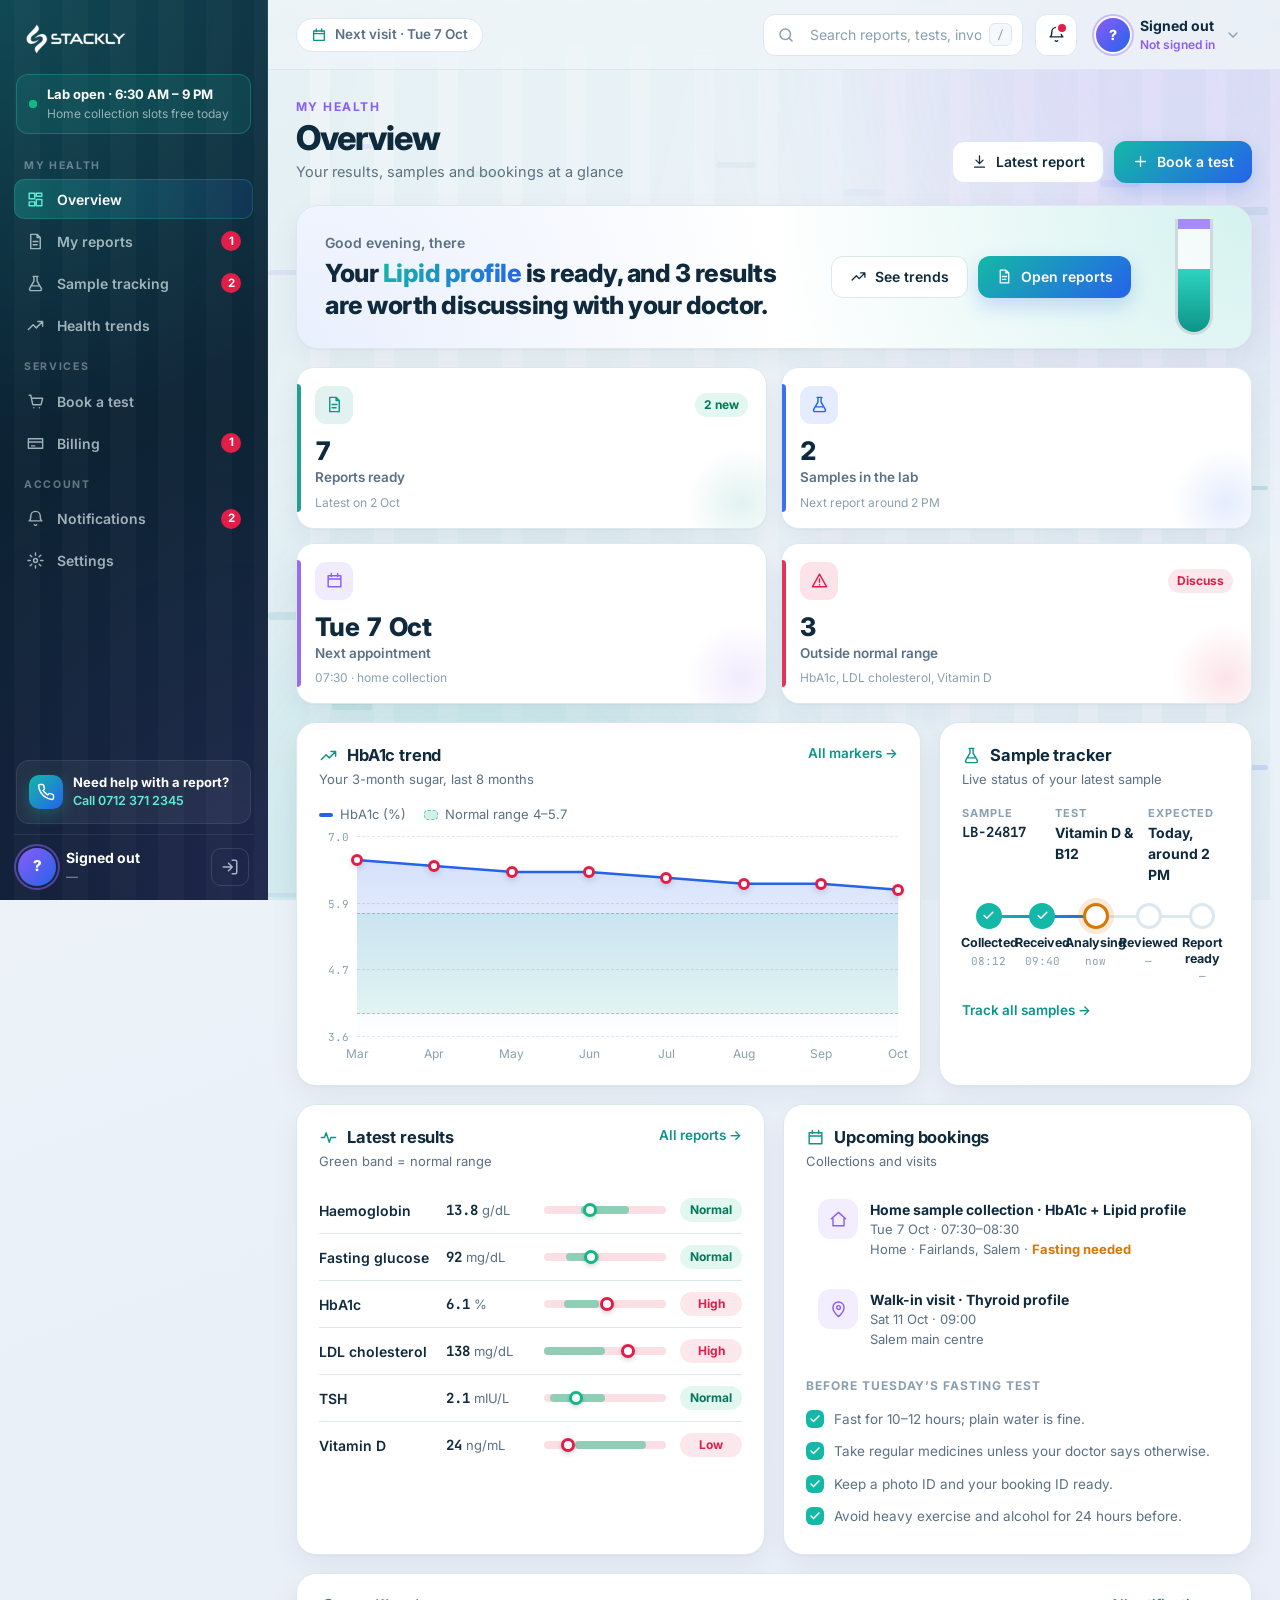
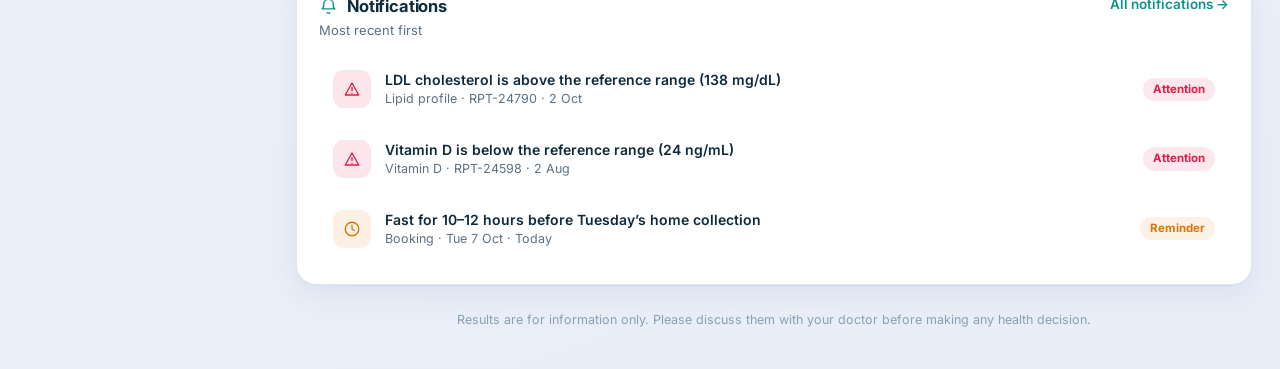
<file: html/dashboard.html>
<!DOCTYPE html>
<html lang="en">
<head>
  <meta charset="UTF-8">
  <meta name="viewport" content="width=device-width, initial-scale=1.0">
  <title>Overview – Diagnostic Laboratory</title>
  <link rel="preconnect" href="https://fonts.googleapis.com">
  <link rel="preconnect" href="https://fonts.gstatic.com" crossorigin>
  <link href="https://fonts.googleapis.com/css2?family=Inter:wght@400;500;600;700;800&family=JetBrains+Mono:wght@500;600&display=swap" rel="stylesheet">
  <link rel="stylesheet" href="../css/dashboard.css">
<script>
  /* Scroll position rules for this page:
     · refresh                    → start at the top
     · normal link to this page   → top (or the #section in the link)
     · Back / "Go back" to here   → return to the exact spot you left */
  (function () {
    if ('scrollRestoration' in history) history.scrollRestoration = 'manual';
    var KEY = 'scrollPos:' + location.pathname;
    var nav = (performance.getEntriesByType && performance.getEntriesByType('navigation')[0]) || {};
    var type = nav.type || (performance.navigation && ['navigate', 'reload', 'back_forward'][performance.navigation.type]) || 'navigate';
    var saved = null;
    if (type === 'back_forward') { try { saved = JSON.parse(sessionStorage.getItem(KEY)); } catch (e) {} }
    var target = (location.hash && type === 'navigate') ? location.hash : '';
    if (location.hash) history.replaceState(null, '', location.pathname + location.search);
    function save() { try { sessionStorage.setItem(KEY, JSON.stringify({ y: Math.round(window.scrollY) })); sessionStorage.setItem('lastPage', location.pathname); } catch (e) {} }
    var userMoved = false;
    function land() {
      if (userMoved) return;
      if (saved && typeof saved.y === 'number') { window.scrollTo(0, saved.y); return; }
      var el = target && document.querySelector(target);
      if (el) window.scrollTo(0, el.getBoundingClientRect().top + window.scrollY - 70); else window.scrollTo(0, 0);
    }
    if (!saved) window.scrollTo(0, 0);
    // remember where you were whenever you leave the page
    window.addEventListener('pagehide', save);
    document.addEventListener('click', function (e) { if (e.target.closest && e.target.closest('a[href], button')) save(); }, true);
    // stop re-positioning as soon as you start scrolling yourself
    ['wheel', 'touchstart', 'keydown'].forEach(function (ev) { window.addEventListener(ev, function () { userMoved = true; }, { passive: true, once: true }); });
    window.addEventListener('load', function () { land(); setTimeout(land, 80); setTimeout(land, 450); setTimeout(land, 1300); });
  })();
</script>
</head>
<body>

  <!-- Background: electrophoresis gel — lanes with bands slowly migrating (same as the admin console) -->
  <div class="bg" aria-hidden="true">
    <div class="bg-gel"></div>
    <div class="bg-bands" id="bgBands"></div>
    <div class="bg-glow bg-glow--one"></div>
    <div class="bg-glow bg-glow--two"></div>
  </div>

  <!-- ============ SIDEBAR (fixed on desktop, drawer on tablet/phone) ============ -->
  <div class="scrim" id="scrim"></div>
  <aside class="dock" id="sidebar" aria-label="Main menu">
    <div class="dock-head">
      <button class="brand" data-nav="dashboard" aria-label="Go to overview">
        <img class="brand-img" src="../assets/Logo.webp" alt="Company logo">
      </button>
      <button class="dock-close" id="dock-close" aria-label="Close menu">
        <svg viewBox="0 0 24 24"><path d="M6 6l12 12M18 6L6 18"/></svg>
      </button>
    </div>

    <div class="dock-status">
      <span class="live-dot"></span>
      <div>
        <span class="dock-status-title">Lab open · 6:30 AM – 9 PM</span>
        <span class="dock-status-sub">Home collection slots free today</span>
      </div>
    </div>

    <div class="dock-scroll" id="nav-drawer"></div>

    <div class="dock-help">
      <span class="dock-help-ico"><svg viewBox="0 0 24 24" aria-hidden="true"><path d="M22 16.92v3a2 2 0 0 1-2.18 2 19.8 19.8 0 0 1-8.63-3.07 19.5 19.5 0 0 1-6-6A19.8 19.8 0 0 1 2.12 4.18 2 2 0 0 1 4.11 2h3a2 2 0 0 1 2 1.72c.13.96.36 1.9.7 2.81a2 2 0 0 1-.45 2.11L8.09 9.91a16 16 0 0 0 6 6l1.27-1.27a2 2 0 0 1 2.11-.45c.91.34 1.85.57 2.81.7A2 2 0 0 1 22 16.92z"/></svg></span>
      <div><b>Need help with a report?</b><a href="tel:07123712345">Call 0712 371 2345</a></div>
    </div>

    <div class="dock-foot">
      <div class="dock-user">
        <span class="avatar" id="sidebar-user-avatar">–</span>
        <div class="dock-user-info">
          <span class="dock-user-name" id="sidebar-user-name">Signed out</span>
          <span class="dock-user-email" id="sidebar-user-email">—</span>
        </div>
      </div>
      <button class="dock-signout" id="logout-btn" aria-label="Sign out" title="Sign out">
        <svg viewBox="0 0 24 24"><path d="M15 3h4a2 2 0 0 1 2 2v14a2 2 0 0 1-2 2h-4"/><path d="M10 17l5-5-5-5M15 12H3"/></svg>
      </button>
    </div>
  </aside>

  <!-- ============ TOP BAR ============ -->
  <header class="head" id="topbar">
    <div class="head-left">
      <button class="burger" id="hamburger-btn" aria-label="Open menu" aria-expanded="false" aria-controls="sidebar">
        <span></span><span></span><span></span>
      </button>
      <button class="brand brand--head" data-nav="dashboard" aria-label="Go to overview">
        <img class="brand-img" src="../assets/Logo.webp" alt="Company logo">
      </button>
      <span class="range-badge"><svg viewBox="0 0 24 24"><path d="M4 6h16v14H4zM4 10h16M8 3v4M16 3v4"/></svg>Next visit · Tue 7 Oct</span>
    </div>

    <div class="head-right">
      <form class="finder" id="topbar-search" autocomplete="off" role="search">
        <button type="submit" class="finder-go" aria-label="Search">
          <svg viewBox="0 0 24 24"><circle cx="11" cy="11" r="7"/><path d="M20 20l-4.2-4.2"/></svg>
        </button>
        <input id="topbar-search-input" placeholder="Search reports, tests, invoices…" aria-label="Search">
        <kbd class="finder-key">/</kbd>
      </form>

      <button class="icon-btn" id="notif-btn" aria-label="Notifications">
        <svg viewBox="0 0 24 24"><path d="M18 9a6 6 0 1 0-12 0c0 5-2 6-2 6h16s-2-1-2-6"/><path d="M10.5 20a2 2 0 0 0 3 0"/></svg>
        <span class="icon-dot"></span>
      </button>

      <div class="whoami" id="topbar-user">
        <button class="whoami-btn" id="topbar-user-btn" aria-haspopup="true" aria-expanded="false">
          <span class="avatar sm" id="topbar-user-avatar">–</span>
          <span class="whoami-text">
            <span class="whoami-name" id="topbar-user-name">Signed out</span>
            <span class="whoami-role" id="topbar-user-role">Patient</span>
          </span>
          <svg class="whoami-caret" viewBox="0 0 24 24"><path d="M6 9l6 6 6-6"/></svg>
        </button>
        <div class="whoami-menu" id="topbar-user-menu">
          <div class="whoami-menu-head">
            <span>Signed in as</span>
            <span class="whoami-menu-email" id="topbar-user-email">—</span>
          </div>
          <button class="whoami-item" data-nav="settings">
            <svg viewBox="0 0 24 24"><circle cx="12" cy="12" r="3"/><path d="M12 2.5v3M12 18.5v3M2.5 12h3M18.5 12h3M5.3 5.3l2.1 2.1M16.6 16.6l2.1 2.1M18.7 5.3l-2.1 2.1M7.4 16.6l-2.1 2.1"/></svg>
            Settings
          </button>
          <button class="whoami-item danger" id="topbar-logout-btn">
            <svg viewBox="0 0 24 24"><path d="M15 3h4a2 2 0 0 1 2 2v14a2 2 0 0 1-2 2h-4"/><path d="M10 17l5-5-5-5M15 12H3"/></svg>
            Sign out
          </button>
        </div>
      </div>
    </div>
  </header>

  <!-- ============ PAGE ============ -->
  <main class="page">
    <div class="page-head" id="page-head">
      <div>
        <p class="page-kicker" id="page-kicker">My health</p>
        <h1 id="page-title-text">Overview</h1>
        <p class="page-sub" id="page-sub-text"></p>
      </div>
      <div class="page-actions" id="page-actions"></div>
    </div>
    <div class="content" id="content-area"></div>
    <p class="page-note">Results are for information only. Please discuss them with your doctor before making any health decision.</p>
  </main>

  <div class="chart-tip" id="chart-tip" role="status"></div>

  <!-- GSAP -->
  <script src="https://cdnjs.cloudflare.com/ajax/libs/gsap/3.12.5/gsap.min.js"></script>

  <script>
  if ('scrollRestoration' in history) history.scrollRestoration = 'manual';
  window.scrollTo(0, 0);

  const REDUCED = window.matchMedia('(prefers-reduced-motion: reduce)').matches;
  const ANIM = !!window.gsap && !REDUCED;

  /* =========================================================
     ICONS
     ========================================================= */
  const ICONS = {
    grid:     'M4 4h7v7H4zM13 4h7v4h-7zM13 12h7v8h-7zM4 15h7v5H4z',
    doc:      'M6 3h8l4 4v14H6zM14 3v4h4M9 12h6M9 16h5',
    flask:    'M9 3h6M10 3v6L4.5 18.5A2 2 0 0 0 6.3 21h11.4a2 2 0 0 0 1.8-2.5L14 9V3M7 15h10',
    trend:    'M3 17l6-6 4 4 8-8M15 7h6v6',
    cart:     'M4 4h2l2.4 11.2a1 1 0 0 0 1 .8h8.8a1 1 0 0 0 1-.8L21 8H7M10 20h.01M17 20h.01',
    card:     'M3 6h18v12H3zM3 10h18M7 15h4',
    bell:     'M18 9a6 6 0 1 0-12 0c0 5-2 6-2 6h16s-2-1-2-6M10.5 20a2 2 0 0 0 3 0',
    gear:     'M12 9.5a2.5 2.5 0 1 0 0 5 2.5 2.5 0 0 0 0-5M12 2.5v3M12 18.5v3M2.5 12h3M18.5 12h3M5.3 5.3l2.1 2.1M16.6 16.6l2.1 2.1M18.7 5.3l-2.1 2.1M7.4 16.6l-2.1 2.1',
    users:    'M9 11a3.5 3.5 0 1 0 0-7 3.5 3.5 0 0 0 0 7M2.5 20c.8-3.5 3.5-5.5 6.5-5.5s5.7 2 6.5 5.5M16 4.5a3.5 3.5 0 0 1 0 6.5M18 14.5c2 .7 3.2 2.6 3.5 5.5',
    clock:    'M12 3a9 9 0 1 0 0 18 9 9 0 0 0 0-18M12 7v5l3 2',
    alert:    'M12 4l9 16H3zM12 10v4.2M12 17.4v.4',
    info:     'M12 3a9 9 0 1 0 0 18 9 9 0 0 0 0-18M12 11v6M12 7.5v.5',
    check:    'M20 6L9 17l-5-5',
    pulse:    'M3 12h4l2-6 4 12 2-6h6',
    plus:     'M12 5v14M5 12h14',
    download: 'M12 4v11M7 10l5 5 5-5M5 20h14',
    calendar: 'M4 6h16v14H4zM4 10h16M8 3v4M16 3v4',
    home:     'M3 11l9-8 9 8M5 10v10h14V10',
    drop:     'M12 3s6 6.5 6 11a6 6 0 0 1-12 0c0-4.5 6-11 6-11z',
    share:    'M18 8a3 3 0 1 0 0-6 3 3 0 0 0 0 6M6 15a3 3 0 1 0 0-6 3 3 0 0 0 0 6M18 22a3 3 0 1 0 0-6 3 3 0 0 0 0 6M8.6 13.5l6.8 4M15.4 6.5l-6.8 4',
    rupee:    'M6 4h12M6 9h12M13 20L7 14h2a4.5 4.5 0 0 0 0-10',
    pin:      'M12 21s-7-6.1-7-11.5A7 7 0 0 1 19 9.5C19 14.9 12 21 12 21zM12 7.1a2.4 2.4 0 1 0 0 4.8 2.4 2.4 0 0 0 0-4.8',
    receipt:  'M6 3h12v18l-3-2-3 2-3-2-3 2zM9 8h6M9 12h6M9 16h3',
    shield:   'M12 3l7 3v6c0 4.5-3 7.5-7 9-4-1.5-7-4.5-7-9V6l7-3zM9 12l2 2 4-4'
  };
  function ico(name, cls) {
    return `<svg class="${cls || 'ico'}" viewBox="0 0 24 24" fill="none" stroke="currentColor" stroke-width="1.8" stroke-linecap="round" stroke-linejoin="round"><path d="${ICONS[name] || ICONS.grid}"/></svg>`;
  }

  /* =========================================================
     DEMO DATA — one patient's lab portal
     ========================================================= */
  const reports = [
    { id: 'RPT-24790', test: 'Lipid profile',              cat: 'Heart',    date: '2 Oct 2026',  doctor: 'Dr. Meera Iyer',  status: 'Ready',      flags: 1 },
    { id: 'RPT-24788', test: 'Complete blood count (CBC)', cat: 'Blood',    date: '2 Oct 2026',  doctor: 'Dr. Meera Iyer',  status: 'Ready',      flags: 0 },
    { id: 'RPT-24817', test: 'Vitamin D & B12',            cat: 'Vitamins', date: 'Today',       doctor: 'Awaiting review', status: 'Processing', flags: 0 },
    { id: 'RPT-24751', test: 'HbA1c (3-month sugar)',      cat: 'Diabetes', date: '28 Sep 2026', doctor: 'Dr. Arjun Rao',   status: 'Ready',      flags: 1 },
    { id: 'RPT-24702', test: 'Thyroid profile (T3, T4, TSH)', cat: 'Hormones', date: '21 Sep 2026', doctor: 'Dr. Meera Iyer', status: 'Ready',    flags: 0 },
    { id: 'RPT-24655', test: 'Urine routine & microscopy', cat: 'Urine',    date: '14 Sep 2026', doctor: 'Dr. Arjun Rao',   status: 'Ready',      flags: 0 },
    { id: 'RPT-24610', test: 'Liver function test (LFT)',  cat: 'Blood',    date: '14 Sep 2026', doctor: 'Dr. Meera Iyer',  status: 'Ready',      flags: 0 },
    { id: 'RPT-24598', test: 'Vitamin D (25-OH)',          cat: 'Vitamins', date: '2 Aug 2026',  doctor: 'Dr. Arjun Rao',   status: 'Ready',      flags: 1 }
  ];
  const reportCats = ['All', 'Blood', 'Heart', 'Diabetes', 'Hormones', 'Vitamins', 'Urine'];
  const catColor = { Blood: '#e11d48', Heart: '#f97316', Diabetes: '#2563eb', Hormones: '#8b5cf6', Vitamins: '#d97706', Urine: '#0d9488', Packages: '#0f766e' };

  // Latest values with reference range; scale = drawing range of the bar
  const latest = [
    { name: 'Haemoglobin',     v: 13.8, unit: 'g/dL',   lo: 13,  hi: 17,  min: 10, max: 20 },
    { name: 'Fasting glucose', v: 92,   unit: 'mg/dL',  lo: 70,  hi: 100, min: 50, max: 160 },
    { name: 'HbA1c',           v: 6.1,  unit: '%',      lo: 4,   hi: 5.7, min: 3,  max: 9 },
    { name: 'LDL cholesterol', v: 138,  unit: 'mg/dL',  lo: 0,   hi: 100, min: 0,  max: 200 },
    { name: 'TSH',             v: 2.1,  unit: 'mIU/L',  lo: 0.4, hi: 4,   min: 0,  max: 8 },
    { name: 'Vitamin D',       v: 24,   unit: 'ng/mL',  lo: 30,  hi: 100, min: 0,  max: 120 }
  ];
  const outOfRange = latest.filter(r => r.v < r.lo || r.v > r.hi);

  const trendMonths = ['Mar', 'Apr', 'May', 'Jun', 'Jul', 'Aug', 'Sep', 'Oct'];
  const markers = {
    'HbA1c':           { unit: '%',     lo: 4,   hi: 5.7, data: [6.6, 6.5, 6.4, 6.4, 6.3, 6.2, 6.2, 6.1], dec: 1, color: '#2563eb',
                         about: 'Average blood sugar over the last 2–3 months. 5.7–6.4% is the prediabetes range; below 5.7% is normal.' },
    'Fasting glucose': { unit: 'mg/dL', lo: 70,  hi: 100, data: [118, 112, 109, 104, 101, 98, 95, 92], dec: 0, color: '#0d9488',
                         about: 'Blood sugar after 8–12 hours without food. It has moved back into the normal range since July.' },
    'LDL cholesterol': { unit: 'mg/dL', lo: 0,   hi: 100, data: [162, 158, 150, 149, 145, 141, 140, 138], dec: 0, color: '#f97316',
                         about: 'The “bad” cholesterol that builds up in arteries. Below 100 mg/dL is the target for most adults.' },
    'Haemoglobin':     { unit: 'g/dL',  lo: 13,  hi: 17,  data: [12.6, 12.9, 13.1, 13.0, 13.4, 13.6, 13.5, 13.8], dec: 1, color: '#e11d48',
                         about: 'The oxygen-carrying protein in red blood cells. Low values can point to anaemia.' },
    'Vitamin D':       { unit: 'ng/mL', lo: 30,  hi: 100, data: [14, 16, 19, 21, 20, 22, 23, 24], dec: 0, color: '#d97706',
                         about: 'Needed for bones and immunity. 20–29 ng/mL is insufficient; 30–100 ng/mL is sufficient.' }
  };

  const SAMPLE_STEPS = ['Collected', 'Received', 'Analysing', 'Reviewed', 'Report ready'];
  const samples = [
    { id: 'LB-24817', test: 'Vitamin D & B12',        tube: 'Gold top · serum',    collected: 'Today 08:12',  where: 'Home collection',  stage: 2, eta: 'Today, around 2 PM', times: ['08:12', '09:40', 'now', '', ''] },
    { id: 'LB-24802', test: 'Urine culture',          tube: 'Sterile container',   collected: 'Yesterday 07:50', where: 'Salem main centre', stage: 1, eta: 'In 48 hours (culture)', times: ['07:50', '08:35', '', '', ''] },
    { id: 'LB-24790', test: 'Lipid profile + CBC',    tube: 'Gold + lavender top', collected: '2 Oct 07:20',  where: 'Home collection',  stage: 4, eta: 'Delivered', times: ['07:20', '08:55', '10:30', '12:10', '12:40'] }
  ];

  const tests = [
    { name: 'Full body checkup',       cat: 'Packages', params: 72, price: 2499, mrp: 3999, tat: '24 h', fasting: true,  popular: true },
    { name: 'Complete blood count',    cat: 'Blood',    params: 28, price: 349,  mrp: 500,  tat: '6 h',  fasting: false },
    { name: 'Lipid profile',           cat: 'Heart',    params: 8,  price: 599,  mrp: 900,  tat: '12 h', fasting: true },
    { name: 'HbA1c',                   cat: 'Diabetes', params: 1,  price: 449,  mrp: 650,  tat: '12 h', fasting: false },
    { name: 'Thyroid profile',         cat: 'Hormones', params: 3,  price: 549,  mrp: 800,  tat: '24 h', fasting: false },
    { name: 'Vitamin D (25-OH)',       cat: 'Vitamins', params: 1,  price: 899,  mrp: 1400, tat: '24 h', fasting: false },
    { name: 'Diabetes care package',   cat: 'Packages', params: 34, price: 1299, mrp: 2100, tat: '24 h', fasting: true,  popular: true },
    { name: 'Liver function test',     cat: 'Blood',    params: 11, price: 699,  mrp: 1000, tat: '12 h', fasting: false },
    { name: 'Heart health package',    cat: 'Packages', params: 46, price: 1899, mrp: 3200, tat: '24 h', fasting: true }
  ];
  const testCats = ['All', 'Packages', 'Blood', 'Heart', 'Diabetes', 'Hormones', 'Vitamins'];

  const bookings = [
    { title: 'Home sample collection', tests: 'HbA1c + Lipid profile', when: 'Tue 7 Oct · 07:30–08:30', where: 'Home · Fairlands, Salem', fasting: true },
    { title: 'Walk-in visit',          tests: 'Thyroid profile',        when: 'Sat 11 Oct · 09:00',      where: 'Salem main centre',      fasting: false }
  ];

  const invoices = [
    { id: 'INV-3381', desc: 'Lipid profile + CBC',  date: '2 Oct 2026',  amount: 948,  method: 'UPI',  status: 'Paid' },
    { id: 'INV-3370', desc: 'Vitamin D & B12',      date: '4 Oct 2026',  amount: 1499, method: '—',    status: 'Due' },
    { id: 'INV-3352', desc: 'HbA1c',                date: '28 Sep 2026', amount: 449,  method: 'Card', status: 'Paid' },
    { id: 'INV-3342', desc: 'Full body checkup',    date: '14 Sep 2026', amount: 2499, method: 'Card', status: 'Paid' },
    { id: 'INV-3315', desc: 'Thyroid profile',      date: '21 Sep 2026', amount: 549,  method: 'UPI',  status: 'Paid' },
    { id: 'INV-3290', desc: 'Urine culture (cancelled)', date: '18 Jul 2026', amount: 650, method: 'UPI', status: 'Refunded' }
  ];
  const invStatus = { Paid: 'good', Due: 'warn', Refunded: 'muted' };

  const notes = [
    { text: 'LDL cholesterol is above the reference range (138 mg/dL)', meta: 'Lipid profile · RPT-24790', level: 'attention', time: '2 Oct' },
    { text: 'Vitamin D is below the reference range (24 ng/mL)',        meta: 'Vitamin D · RPT-24598',    level: 'attention', time: '2 Aug' },
    { text: 'Fast for 10–12 hours before Tuesday’s home collection',    meta: 'Booking · Tue 7 Oct',      level: 'reminder',  time: 'Today' },
    { text: 'Invoice INV-3370 of ₹1,499 is due',                         meta: 'Billing',                  level: 'reminder',  time: 'Today' },
    { text: 'Your Lipid profile + CBC reports are ready to download',   meta: 'Reports',                  level: 'update',    time: '2 Oct' },
    { text: 'Sample LB-24817 reached the lab and is being analysed',    meta: 'Sample tracking',          level: 'update',    time: '09:40' }
  ];
  const levelIcon = { attention: 'alert', reminder: 'clock', update: 'info' };

  const prepTips = [
    'Fast for 10–12 hours; plain water is fine.',
    'Take regular medicines unless your doctor says otherwise.',
    'Keep a photo ID and your booking ID ready.',
    'Avoid heavy exercise and alcohol for 24 hours before.'
  ];

  /* =========================================================
     NAVIGATION
     ========================================================= */
  const navGroups = {
    health:   [ { label: 'Overview',        id: 'dashboard', icon: 'grid' },
                { label: 'My reports',      id: 'reports',   icon: 'doc',   badge: () => reports.filter(r => r.status === 'Processing').length },
                { label: 'Sample tracking', id: 'samples',   icon: 'flask', badge: () => samples.filter(s => s.stage < 4).length },
                { label: 'Health trends',   id: 'trends',    icon: 'trend' } ],
    services: [ { label: 'Book a test',     id: 'book',      icon: 'cart' },
                { label: 'Billing',         id: 'billing',   icon: 'card',  badge: () => invoices.filter(i => i.status === 'Due').length } ],
    account:  [ { label: 'Notifications',   id: 'alerts',    icon: 'bell',  badge: () => notes.filter(n => n.level === 'attention').length },
                { label: 'Settings',        id: 'settings',  icon: 'gear' } ]
  };
  const groupLabels = { health: 'My health', services: 'Services', account: 'Account' };

  const pageMap = {
    dashboard: { title: 'Overview',        sub: 'Your results, samples and bookings at a glance' },
    reports:   { title: 'My reports',      sub: 'Every report from your tests, newest first' },
    samples:   { title: 'Sample tracking', sub: 'Follow each sample from collection to report' },
    trends:    { title: 'Health trends',   sub: 'How your key markers have changed over time' },
    book:      { title: 'Book a test',     sub: 'Tests and packages with free home collection over ₹999' },
    billing:   { title: 'Billing',         sub: 'Invoices, payments and refunds' },
    alerts:    { title: 'Notifications',   sub: 'Results to discuss, reminders and updates' },
    settings:  { title: 'Settings',        sub: 'Your profile and preferences' }
  };
  const pageActions = {
    dashboard: `<button class="btn btn-ghost" onclick="go404()">${ico('download')}Latest report</button><button class="btn btn-solid" data-nav="book">${ico('plus')}Book a test</button>`,
    reports:   `<button class="btn btn-ghost" onclick="go404()">${ico('share')}Share with doctor</button><button class="btn btn-solid" onclick="go404()">${ico('download')}Download all</button>`,
    samples:   `<button class="btn btn-solid" data-nav="book">${ico('home')}Book home collection</button>`,
    trends:    `<button class="btn btn-ghost" onclick="go404()">${ico('download')}Export PDF</button>`,
    book:      `<button class="btn btn-solid" onclick="go404()">${ico('cart')}View cart</button>`,
    billing:   `<button class="btn btn-solid" onclick="go404()">${ico('rupee')}Pay ₹1,499 due</button>`,
    alerts:    `<button class="btn btn-ghost" onclick="go404()">${ico('check')}Mark all as read</button>`
  };

  /* =========================================================
     SIGNED-IN USER (from login page → localStorage "user")
     ========================================================= */
  const EMAIL_RE = /^[A-Za-z0-9._%+-]+@[A-Za-z0-9.-]+\.[A-Za-z]{2,}$/;
  const USER_KEYS = ['user', 'currentUser', 'loggedInUser', 'authUser', 'userData', 'profile', 'account', 'session', 'userEmail', 'email'];
  let foundUserKey = null;

  function asEmail(v) { return typeof v === 'string' && EMAIL_RE.test(v.trim()) ? v.trim() : null; }
  function findEmailIn(obj, depth) {
    if (!obj || depth > 4) return null;
    if (typeof obj === 'string') {
      const e = asEmail(obj); if (e) return { email: e };
      try { return findEmailIn(JSON.parse(obj), depth + 1); } catch (err) { return null; }
    }
    if (typeof obj !== 'object') return null;
    for (const k in obj) { const e = asEmail(obj[k]); if (e) return Object.assign({}, obj, { email: e }); }
    for (const k in obj) { const hit = findEmailIn(obj[k], depth + 1); if (hit) return Object.assign({}, obj, hit); }
    return null;
  }
  function getCurrentUser() {
    const stores = [];
    try { stores.push(localStorage); } catch (e) {}
    try { stores.push(sessionStorage); } catch (e) {}
    for (const s of stores) { try { if (s.getItem('isAuthenticated') === 'false') return null; } catch (e) {} }
    for (const s of stores) {
      for (const key of USER_KEYS) {
        let hit = null;
        try { hit = findEmailIn(s.getItem(key), 0); } catch (e) {}
        if (hit) { foundUserKey = key; return hit; }
      }
    }
    return null;
  }

  const currentUser = getCurrentUser();
  const currentEmail = currentUser ? currentUser.email : '';
  const storedName = currentUser && typeof currentUser.name === 'string' ? currentUser.name : '';
  const currentUsername = storedName || (currentEmail ? currentEmail.split('@')[0] : '');
  const currentInitial = ((currentUsername || currentEmail || '?').charAt(0) || '?').toUpperCase();
  const currentRole = currentUser ? (currentUser.role === 'admin' ? 'Lab administrator' : 'Patient') : 'Not signed in';

  function paintUserChrome() {
    const name = currentUsername || 'Signed out';
    const email = currentEmail || '—';
    document.querySelectorAll('#sidebar-user-avatar, #topbar-user-avatar').forEach(el => el.textContent = currentInitial);
    const sName = document.getElementById('sidebar-user-name');
    sName.textContent = name; sName.title = name;
    const sEmail = document.getElementById('sidebar-user-email');
    sEmail.textContent = email; sEmail.title = email;
    document.getElementById('topbar-user-name').textContent = name;
    document.getElementById('topbar-user-email').textContent = email;
    document.getElementById('topbar-user-role').textContent = currentRole;
  }

  function logout() {
    const keys = ['user', 'isAuthenticated', 'activeNav', 'settings'].concat(USER_KEYS);
    if (foundUserKey && keys.indexOf(foundUserKey) === -1) keys.push(foundUserKey);
    keys.forEach(k => {
      try { localStorage.removeItem(k); } catch (e) {}
      try { sessionStorage.removeItem(k); } catch (e) {}
    });
    window.location.href = 'login.html';
  }

  /* =========================================================
     STATE
     ========================================================= */
  function readStore(k) { try { return localStorage.getItem(k); } catch (e) { return null; } }
  function writeStore(k, v) { try { localStorage.setItem(k, v); } catch (e) {} }
  function loadSettings() {
    const d = { smsReady: true, emailPdf: true, shareDoctor: false, fastingReminders: true, units: 'Conventional (mg/dL)', language: 'English' };
    try { const raw = readStore('settings'); if (raw) return Object.assign(d, JSON.parse(raw)); } catch (e) {}
    return d;
  }
  function saveSettings() { writeStore('settings', JSON.stringify(state.settings)); }

  const saved = readStore('activeNav');
  let state = {
    activeNav: saved && pageMap[saved] ? saved : 'dashboard',
    reportCat: 'All',
    testCat: 'All',
    testSearch: '',
    marker: 'HbA1c',
    settings: loadSettings()
  };

  function go404() { window.location.href = '404.html'; }
  function fmt(n) { return n.toLocaleString('en-IN'); }
  function rupees(n) { return '₹' + fmt(n); }
  function esc(s) { return String(s).replace(/[&<>"]/g, c => ({ '&': '&amp;', '<': '&lt;', '>': '&gt;', '"': '&quot;' }[c])); }

  /* =========================================================
     SHARED PIECES
     ========================================================= */
  function kpiRow(items) {
    return `<section class="kpis">${items.map((k, i) => `
      <article class="kpi anim" style="--c:${k.color || '#0d9488'}" onclick="${k.nav ? '' : 'go404()'}" ${k.nav ? `data-nav="${k.nav}"` : ''}>
        <div class="kpi-top">
          <span class="kpi-ico">${ico(k.icon || 'pulse')}</span>
          ${k.trend ? `<span class="kpi-trend ${k.trend.good === false ? 'trend-bad' : 'trend-good'}">${k.trend.text}</span>` : ''}
        </div>
        <span class="kpi-value" ${k.count === false ? '' : 'data-count'}>${k.value}</span>
        <span class="kpi-label">${k.label}</span>
        ${k.bar !== undefined ? `<span class="kpi-track"><span class="kpi-fill" data-w="${k.bar}"></span></span>` : ''}
        ${k.note ? `<span class="kpi-note">${k.note}</span>` : ''}
      </article>`).join('')}</section>`;
  }
  function card(o, body) {
    return `<section class="card anim ${o.cls || ''}">
      <header class="card-head">
        <div><h2>${ico(o.icon || 'grid', 'head-ico')}${o.title}</h2>${o.sub ? `<p>${o.sub}</p>` : ''}</div>
        ${o.aside || ''}
      </header>
      ${body}
    </section>`;
  }
  function chips(list, current, cls) {
    return `<div class="chip-row">${list.map(c => `<button class="chip ${cls} ${current === c ? 'chip-on' : ''}" data-filter="${c}">${c}</button>`).join('')}</div>`;
  }

  /* reference-range bar: green band = normal range, marker = your value */
  function rangeBar(r) {
    const pct = v => Math.max(0, Math.min(100, (v - r.min) / (r.max - r.min) * 100));
    const out = r.v < r.lo || r.v > r.hi;
    return `<span class="rbar" data-tip="${r.name}: ${r.v} ${r.unit} · normal ${r.lo}–${r.hi}" tabindex="0">
      <span class="rbar-band" style="left:${pct(r.lo)}%;width:${pct(r.hi) - pct(r.lo)}%"></span>
      <i class="rbar-mark ${out ? 'is-out' : ''}" data-left="${pct(r.v).toFixed(1)}" style="left:${pct(r.v).toFixed(1)}%"></i>
    </span>`;
  }
  function resultRow(r, i) {
    const out = r.v < r.lo || r.v > r.hi;
    const label = out ? (r.v > r.hi ? 'High' : 'Low') : 'Normal';
    return `<li class="res row-anim">
      <span class="res-name">${r.name}</span>
      <span class="res-val"><b>${r.v}</b> ${r.unit}</span>
      ${rangeBar(r)}
      <span class="flag ${out ? 'flag-out' : 'flag-ok'}">${label}</span>
    </li>`;
  }

  /* stepper for a sample's journey through the lab */
  function stepper(s) {
    return `<ol class="stepper" style="--done:${(s.stage / (SAMPLE_STEPS.length - 1) * 100).toFixed(1)}">
      <span class="stepper-track"><span class="stepper-fill" data-w="${(s.stage / (SAMPLE_STEPS.length - 1) * 100).toFixed(1)}"></span></span>
      ${SAMPLE_STEPS.map((label, i) => `<li class="st ${i < s.stage ? 'st-done' : i === s.stage ? (s.stage === 4 ? 'st-done' : 'st-live') : ''}">
        <span class="st-dot">${i < s.stage || s.stage === 4 ? ico('check', 'st-ico') : ''}</span>
        <b>${label}</b><em>${s.times[i] || '—'}</em>
      </li>`).join('')}
    </ol>`;
  }

  /* line chart for one marker with its normal range shaded */
  function trendChart(key, compact) {
    const m = markers[key], W = 600, H = 220;
    const lo = Math.min(...m.data, m.lo), hi = Math.max(...m.data, m.hi);
    const pad = (hi - lo) * .15 || 1;
    const ymin = Math.max(0, lo - pad), ymax = hi + pad;
    const yp = v => (v - ymin) / (ymax - ymin);
    const x = i => i / (m.data.length - 1) * W;
    const pts = m.data.map((v, i) => `${x(i).toFixed(1)},${(H - yp(v) * H).toFixed(1)}`).join(' ');
    const ticks = [0, 1, 2, 3].map(t => ymin + (ymax - ymin) * t / 3);
    const grid = ticks.map(v => `<span class="tc-grid" style="bottom:${(yp(v) * 100).toFixed(2)}%"><em>${v.toFixed(m.dec)}</em></span>`).join('');
    const bandBottom = yp(Math.max(m.lo, ymin)) * 100, bandTop = yp(Math.min(m.hi, ymax)) * 100;
    const pos = i => (i / (m.data.length - 1) * 100).toFixed(2);
    const dots = m.data.map((v, i) => {
      const out = v < m.lo || v > m.hi;
      return `<div class="tc-col" style="left:${pos(i)}%" tabindex="0" data-tip="${trendMonths[i]} 2026 · ${v} ${m.unit}${out ? ' · outside normal range' : ''}">
        <span class="tc-dot ${out ? 'is-out' : ''}" style="bottom:${(yp(v) * 100).toFixed(2)}%;--c:${m.color}"></span></div>`;
    }).join('');
    return `<div class="tc-legend">
        <span><i style="background:${m.color}"></i>${key} (${m.unit})</span>
        <span><i class="band"></i>Normal range ${m.lo}–${m.hi}</span>
      </div>
      <div class="tc ${compact ? 'tc-compact' : ''}" role="img" aria-label="${key} over the last ${m.data.length} months">
        <div class="tc-plot">
          ${grid}
          <span class="tc-band" style="bottom:${bandBottom.toFixed(2)}%;height:${(bandTop - bandBottom).toFixed(2)}%"></span>
          <svg class="tc-svg" viewBox="0 0 ${W} ${H}" preserveAspectRatio="none">
            <defs><linearGradient id="tcFill-${key.replace(/\W/g, '')}" x1="0" y1="0" x2="0" y2="1">
              <stop offset="0" stop-color="${m.color}" stop-opacity=".22"/><stop offset="1" stop-color="${m.color}" stop-opacity="0"/>
            </linearGradient></defs>
            <polygon class="tc-area" points="0,${H} ${pts} ${W},${H}" fill="url(#tcFill-${key.replace(/\W/g, '')})"/>
            <polyline class="tc-line" points="${pts}" stroke="${m.color}"/>
          </svg>
          <div class="tc-cols">${dots}</div>
        </div>
        <div class="tc-x">${trendMonths.map((mo, i) => `<span style="left:${pos(i)}%">${mo}</span>`).join('')}</div>
      </div>`;
  }

  /* =========================================================
     OVERVIEW
     ========================================================= */
  function greeting() {
    const h = new Date().getHours();
    return h < 12 ? 'Good morning' : h < 18 ? 'Good afternoon' : 'Good evening';
  }

  function renderDashboard() {
    const name = currentUsername || 'there';
    const ready = reports.filter(r => r.status === 'Ready').length;
    const inLab = samples.filter(s => s.stage < 4);
    const hello = `<section class="hello anim">
        <div class="hello-copy">
          <p class="hello-kicker">${greeting()}, ${esc(name)}</p>
          <h2 class="hello-title">Your <span class="grad-text">Lipid profile</span> is ready, and ${outOfRange.length} results are worth discussing with your doctor.</h2>
        </div>
        <div class="hello-actions">
          <button class="btn btn-ghost" data-nav="trends">${ico('trend')}See trends</button>
          <button class="btn btn-solid" data-nav="reports">${ico('doc')}Open reports</button>
        </div>
        <div class="hello-tube" aria-hidden="true"><span class="ht-liquid"></span><span class="ht-cap"></span></div>
      </section>`;

    const kpis = kpiRow([
      { label: 'Reports ready',      value: String(ready),      icon: 'doc',      nav: 'reports', trend: { text: '2 new' }, note: 'Latest on 2 Oct' },
      { label: 'Samples in the lab', value: String(inLab.length), icon: 'flask',  nav: 'samples', color: '#2563eb', note: 'Next report around 2 PM' },
      { label: 'Next appointment',   value: 'Tue 7 Oct', count: false, icon: 'calendar', nav: 'book', color: '#8b5cf6', note: '07:30 · home collection' },
      { label: 'Outside normal range', value: String(outOfRange.length), icon: 'alert', nav: 'alerts', color: '#e11d48', trend: { text: 'Discuss', good: false }, note: outOfRange.map(r => r.name).join(', ') }
    ]);

    const s = samples[0];
    const tracker = `<div class="track-meta">
        <div><span class="lbl">Sample</span><b class="mono">${s.id}</b></div>
        <div><span class="lbl">Test</span><b>${s.test}</b></div>
        <div><span class="lbl">Expected</span><b>${s.eta}</b></div>
      </div>
      ${stepper(s)}
      <button class="link-btn" data-nav="samples">Track all samples →</button>`;

    const results = `<ul class="res-list">${latest.map(resultRow).join('')}</ul>`;

    const bookingList = bookings.map(b => `
      <li class="book-row row-anim" onclick="go404()">
        <span class="book-date">${ico(b.where.startsWith('Home') ? 'home' : 'pin')}</span>
        <span class="book-main">
          <span class="book-title">${b.title} · ${b.tests}</span>
          <span class="book-sub">${b.when}</span>
          <span class="book-sub">${b.where}${b.fasting ? ' · <b class="fast">Fasting needed</b>' : ''}</span>
        </span>
      </li>`).join('');
    const prep = `<ul class="prep">${prepTips.map(t => `<li class="row-anim">${ico('check', 'prep-ico')}<span>${t}</span></li>`).join('')}</ul>`;

    const noteList = notes.slice(0, 3).map(noteRow).join('');

    return `${hello}${kpis}
      <div class="grid grid-a">
        ${card({ title: 'HbA1c trend', sub: 'Your 3-month sugar, last 8 months', icon: 'trend', cls: 'span-2', aside: `<button class="link-btn" data-nav="trends">All markers →</button>` }, trendChart('HbA1c', true))}
        ${card({ title: 'Sample tracker', sub: 'Live status of your latest sample', icon: 'flask' }, tracker)}
      </div>
      <div class="grid grid-b">
        ${card({ title: 'Latest results', sub: 'Green band = normal range', icon: 'pulse', aside: `<button class="link-btn" data-nav="reports">All reports →</button>` }, results)}
        ${card({ title: 'Upcoming bookings', sub: 'Collections and visits', icon: 'calendar' }, `<ul class="book-list">${bookingList}</ul><p class="sub-head">Before Tuesday’s fasting test</p>${prep}`)}
      </div>
      ${card({ title: 'Notifications', sub: 'Most recent first', icon: 'bell', aside: `<button class="link-btn" data-nav="alerts">All notifications →</button>` }, `<ul class="note-list">${noteList}</ul>`)}`;
  }

  function noteRow(n) {
    return `<li class="note note-${n.level} row-anim" onclick="go404()">
      <span class="note-ico">${ico(levelIcon[n.level])}</span>
      <span class="note-main"><span class="note-text">${n.text}</span><span class="note-sub">${n.meta} · ${n.time}</span></span>
      <span class="note-level">${n.level}</span>
    </li>`;
  }

  /* =========================================================
     REPORTS
     ========================================================= */
  function renderReports() {
    const list = state.reportCat === 'All' ? reports : reports.filter(r => r.cat === state.reportCat);
    const kpis = kpiRow([
      { label: 'Total reports',  value: String(reports.length), icon: 'doc' },
      { label: 'Ready',          value: String(reports.filter(r => r.status === 'Ready').length), icon: 'check', color: '#10b981' },
      { label: 'Processing',     value: String(reports.filter(r => r.status === 'Processing').length), icon: 'clock', color: '#d97706', note: 'Vitamin D & B12' },
      { label: 'Reports with flags', value: String(reports.filter(r => r.flags).length), icon: 'alert', color: '#e11d48', note: 'one or more values outside range' }
    ]);
    const rows = list.map(r => `
      <article class="report row-anim" onclick="go404()">
        <span class="report-ico" style="--c:${catColor[r.cat]}">${ico('doc')}</span>
        <span class="report-main">
          <span class="report-title">${r.test}</span>
          <span class="report-sub"><span class="mono">${r.id}</span> · ${r.date} · ${r.doctor}</span>
        </span>
        <span class="report-tags">
          <span class="tag" style="--c:${catColor[r.cat]}">${r.cat}</span>
          ${r.flags ? `<span class="tag tag-out">${r.flags} outside range</span>` : ''}
          <span class="state state-${r.status === 'Ready' ? 'good' : 'warn'}">${r.status}</span>
        </span>
        <span class="report-btns">
          <button class="chip" onclick="event.stopPropagation();go404()" ${r.status !== 'Ready' ? 'disabled' : ''}>View</button>
          <button class="chip chip-icon" onclick="event.stopPropagation();go404()" aria-label="Download ${r.test}" ${r.status !== 'Ready' ? 'disabled' : ''}>${ico('download', 'chip-ico')}</button>
        </span>
      </article>`).join('');
    return `${kpis}${card({ title: 'Report library', sub: `${list.length} report${list.length === 1 ? '' : 's'} shown`, icon: 'doc', aside: chips(reportCats, state.reportCat, 'report-filter') },
      `<div class="report-list">${rows || '<p class="empty">No reports in this category yet.</p>'}</div>`)}`;
  }

  /* =========================================================
     SAMPLE TRACKING
     ========================================================= */
  function renderSamples() {
    const kpis = kpiRow([
      { label: 'Samples in the lab', value: String(samples.filter(s => s.stage < 4).length), icon: 'flask' },
      { label: 'Delivered this month', value: '5', icon: 'check', color: '#10b981' },
      { label: 'Average turnaround', value: '14 h', icon: 'clock', color: '#2563eb', note: 'from collection to report' },
      { label: 'Home collections', value: '3', icon: 'home', color: '#8b5cf6', note: 'free above ₹999' }
    ]);
    const cards = samples.map(s => card({
      title: s.test, sub: `${s.id} · ${s.tube}`, icon: 'flask', cls: 'sample-card',
      aside: `<span class="state state-${s.stage === 4 ? 'good' : 'info'}">${s.stage === 4 ? 'Report ready' : SAMPLE_STEPS[s.stage]}</span>`
    }, `<div class="track-meta">
        <div><span class="lbl">Collected</span><b>${s.collected}</b></div>
        <div><span class="lbl">Where</span><b>${s.where}</b></div>
        <div><span class="lbl">${s.stage === 4 ? 'Status' : 'Expected'}</span><b>${s.eta}</b></div>
      </div>${stepper(s)}`)).join('');
    return `${kpis}<div class="grid grid-1">${cards}</div>`;
  }

  /* =========================================================
     HEALTH TRENDS
     ========================================================= */
  function renderTrends() {
    const m = markers[state.marker];
    const first = m.data[0], last = m.data[m.data.length - 1];
    const change = last - first;
    const inRange = m.data.filter(v => v >= m.lo && v <= m.hi).length;
    const towardRange = (last > m.hi && change < 0) || (last < m.lo && change > 0) || (last >= m.lo && last <= m.hi);
    const kpis = kpiRow([
      { label: 'Latest value', value: `${last.toFixed(m.dec)} ${m.unit}`, icon: 'pulse', color: m.color },
      { label: `Change since ${trendMonths[0]}`, value: `${change > 0 ? '+' : ''}${change.toFixed(m.dec)}`, count: false, icon: 'trend', color: towardRange ? '#10b981' : '#e11d48', trend: { text: towardRange ? 'Improving' : 'Watch', good: towardRange } },
      { label: 'Readings in range', value: `${inRange}/${m.data.length}`, count: false, icon: 'check', color: '#0d9488', bar: inRange / m.data.length * 100 },
      { label: 'Normal range', value: `${m.lo}–${m.hi}`, count: false, icon: 'shield', color: '#8b5cf6', note: m.unit }
    ]);
    const table = `<div class="table-wrap"><table class="table">
      <thead><tr><th>Month</th><th>Value</th><th>Status</th></tr></thead>
      <tbody>${m.data.map((v, i) => {
        const out = v < m.lo || v > m.hi;
        return `<tr class="row-anim"><td data-label="Month">${trendMonths[i]} 2026</td><td class="mono" data-label="Value">${v} ${m.unit}</td>
          <td data-label="Status"><span class="flag ${out ? 'flag-out' : 'flag-ok'}">${out ? (v > m.hi ? 'High' : 'Low') : 'Normal'}</span></td></tr>`;
      }).reverse().join('')}</tbody></table></div>`;
    return `${kpis}
      ${card({ title: state.marker, sub: 'Last 8 months · hover a point for the exact value', icon: 'trend', aside: chips(Object.keys(markers), state.marker, 'marker-filter') }, trendChart(state.marker))}
      <div class="grid grid-b">
        ${card({ title: 'All readings', sub: 'Newest first', icon: 'doc', cls: 'card-table' }, table)}
        ${card({ title: 'About this marker', sub: 'In plain words', icon: 'info' }, `<p class="about">${m.about}</p><button class="chip" onclick="go404()">${ico('share', 'chip-ico')}Share trend with my doctor</button>`)}
      </div>`;
  }

  /* =========================================================
     BOOK A TEST — every word typed must match the test
     ========================================================= */
  function renderBook() {
    const terms = state.testSearch.toLowerCase().split(/\s+/).filter(Boolean);
    const list = tests.filter(t => (state.testCat === 'All' || t.cat === state.testCat) &&
      terms.every(w => [t.name, t.cat].join(' ').toLowerCase().includes(w)));
    const kpis = kpiRow([
      { label: 'Tests on our menu', value: '1,200+', count: false, icon: 'flask' },
      { label: 'Home collection', value: 'Free', count: false, icon: 'home', color: '#10b981', note: 'on orders above ₹999' },
      { label: 'Fastest report', value: '6 h', icon: 'clock', color: '#2563eb', note: 'Complete blood count' },
      { label: 'Centres in Salem', value: '3', icon: 'pin', color: '#8b5cf6', note: 'open 6:30 AM – 9 PM' }
    ]);
    const cards = list.map(t => {
      const off = Math.round((1 - t.price / t.mrp) * 100);
      return `<article class="test row-anim">
        <header>
          <span class="tag" style="--c:${catColor[t.cat]}">${t.cat}</span>
          ${t.popular ? `<span class="tag tag-pop">Popular</span>` : ''}
        </header>
        <h3 class="test-name">${t.name}</h3>
        <ul class="test-facts">
          <li>${ico('flask', 'fact-ico')}${t.params} parameter${t.params === 1 ? '' : 's'}</li>
          <li>${ico('clock', 'fact-ico')}Report in ${t.tat}</li>
          <li>${ico('drop', 'fact-ico')}${t.fasting ? 'Fasting needed' : 'No fasting'}</li>
        </ul>
        <footer>
          <span class="price"><b>${rupees(t.price)}</b><s>${rupees(t.mrp)}</s><em>${off}% off</em></span>
          <button class="btn btn-solid btn-sm" onclick="go404()">${ico('plus')}Book</button>
        </footer>
      </article>`;
    }).join('');
    return `${kpis}${card({ title: 'Tests & packages', sub: terms.length || state.testCat !== 'All' ? `Showing ${list.length} of ${tests.length}` : 'Prices include sample collection', icon: 'cart',
        aside: `<label class="finder finder-inline">
          <svg viewBox="0 0 24 24"><circle cx="11" cy="11" r="7"/><path d="M20 20l-4.2-4.2"/></svg>
          <input id="test-search-input" placeholder="Search tests, e.g. thyroid" aria-label="Search tests" value="${esc(state.testSearch)}">
        </label>` },
      `${chips(testCats, state.testCat, 'test-filter')}<div class="test-grid">${cards || '<p class="empty">No tests match that search.</p>'}</div>`)}`;
  }

  /* =========================================================
     BILLING
     ========================================================= */
  function renderBilling() {
    const paid = invoices.filter(i => i.status === 'Paid').reduce((a, i) => a + i.amount, 0);
    const due = invoices.filter(i => i.status === 'Due').reduce((a, i) => a + i.amount, 0);
    const kpis = kpiRow([
      { label: 'Paid this year', value: rupees(paid), icon: 'rupee' },
      { label: 'Amount due', value: rupees(due), icon: 'clock', color: '#d97706', note: 'INV-3370 · Vitamin D & B12' },
      { label: 'Invoices', value: String(invoices.length), icon: 'receipt', color: '#2563eb' },
      { label: 'Saved with offers', value: rupees(3651), icon: 'check', color: '#10b981', note: 'vs listed prices' }
    ]);
    const rows = invoices.map(i => `
      <tr class="row-anim" onclick="go404()">
        <td class="mono" data-label="Invoice">${i.id}</td>
        <td class="stack" data-label="Tests"><span class="t-name">${i.desc}</span></td>
        <td data-label="Date">${i.date}</td>
        <td class="num" data-label="Amount">${rupees(i.amount)}</td>
        <td data-label="Paid by">${i.method}</td>
        <td data-label="Status"><span class="state state-${invStatus[i.status]}">${i.status}</span></td>
        <td data-label=""><button class="chip ${i.status === 'Due' ? 'chip-solid' : ''}" onclick="event.stopPropagation();go404()">${i.status === 'Due' ? 'Pay now' : 'Receipt'}</button></td>
      </tr>`).join('');
    return `${kpis}${card({ title: 'Invoices', sub: 'Newest first', icon: 'receipt', cls: 'card-table' },
      `<div class="table-wrap"><table class="table">
        <thead><tr><th>Invoice</th><th>Tests</th><th>Date</th><th>Amount</th><th>Paid by</th><th>Status</th><th></th></tr></thead>
        <tbody>${rows}</tbody>
      </table></div>`)}`;
  }

  /* =========================================================
     NOTIFICATIONS
     ========================================================= */
  function renderAlerts() {
    const kpis = kpiRow([
      { label: 'Notifications', value: String(notes.length), icon: 'bell' },
      { label: 'To discuss with doctor', value: String(notes.filter(n => n.level === 'attention').length), icon: 'alert', color: '#e11d48' },
      { label: 'Reminders', value: String(notes.filter(n => n.level === 'reminder').length), icon: 'clock', color: '#d97706' },
      { label: 'Updates', value: String(notes.filter(n => n.level === 'update').length), icon: 'info', color: '#2563eb' }
    ]);
    return `${kpis}${card({ title: 'All notifications', sub: 'Results to discuss first, then reminders and updates', icon: 'bell' }, `<ul class="note-list">${notes.map(noteRow).join('')}</ul>`)}`;
  }

  /* =========================================================
     SETTINGS
     ========================================================= */
  function switchHtml(id, value) {
    return `<span class="switch ${value ? 'on' : ''}" data-toggle="${id}" role="switch" aria-checked="${value}" tabindex="0"><span class="switch-knob"></span></span>`;
  }
  function selectHtml(id, options, value) {
    return `<select class="pref-select" id="${id}">${options.map(o => `<option ${value === o ? 'selected' : ''}>${o}</option>`).join('')}</select>`;
  }
  function deviceName() {
    const ua = navigator.userAgent;
    const browser = /Edg\//.test(ua) ? 'Edge' : /OPR\//.test(ua) ? 'Opera' : /Firefox\//.test(ua) ? 'Firefox' : /Chrome\//.test(ua) ? 'Chrome' : /Safari\//.test(ua) ? 'Safari' : 'Browser';
    const os = /Android/.test(ua) ? 'Android' : /iPhone|iPad|iPod/.test(ua) ? 'iOS' : /Windows/.test(ua) ? 'Windows' : /Mac OS X/.test(ua) ? 'macOS' : /Linux/.test(ua) ? 'Linux' : 'this device';
    return browser + ' on ' + os;
  }
  function renderSettings() {
    const s = state.settings;
    const displayName = currentUsername || 'Signed out';
    const displayEmail = currentEmail || 'No account signed in';
    return `<div class="grid grid-settings">
      ${card({ title: 'Account', sub: 'The profile signed in on this device', icon: 'users' },
        `<div class="account">
          <span class="avatar lg">${currentInitial}</span>
          <div>
            <span class="account-name">${esc(displayName)}</span>
            <span class="account-email">${esc(displayEmail)}</span>
            <span class="account-role">${currentRole} · ID PT-10482</span>
          </div>
        </div>
        <div class="chip-row"><button class="chip" onclick="go404()">Edit profile</button><button class="chip" onclick="go404()">Family members</button></div>`)}

      ${card({ title: 'Preferences', sub: 'Report delivery and reminders', icon: 'gear' },
        `<div class="pref"><div><span class="pref-title">SMS when a report is ready</span><span class="pref-desc">A text with a secure link to your report</span></div>${switchHtml('smsReady', s.smsReady)}</div>
        <div class="pref"><div><span class="pref-title">Email PDF reports</span><span class="pref-desc">Signed PDF sent to your inbox</span></div>${switchHtml('emailPdf', s.emailPdf)}</div>
        <div class="pref"><div><span class="pref-title">Share reports with my doctor</span><span class="pref-desc">Dr. Meera Iyer gets a copy automatically</span></div>${switchHtml('shareDoctor', s.shareDoctor)}</div>
        <div class="pref"><div><span class="pref-title">Fasting reminders</span><span class="pref-desc">The evening before a fasting test</span></div>${switchHtml('fastingReminders', s.fastingReminders)}</div>
        <div class="pref"><div><span class="pref-title">Result units</span><span class="pref-desc">How glucose and cholesterol are shown</span></div>${selectHtml('units-select', ['Conventional (mg/dL)', 'SI (mmol/L)'], s.units)}</div>
        <div class="pref pref-last"><div><span class="pref-title">Language</span><span class="pref-desc">Interface display language</span></div>${selectHtml('lang-select', ['English', 'Tamil', 'Telugu', 'Hindi'], s.language)}</div>`)}

      ${card({ title: 'Session', sub: 'Sign out of this account on this device', icon: 'clock' },
        `<div class="session"><p>Signed in as <strong>${esc(displayEmail)}</strong>. Signing out clears the session and returns you to the sign-in screen.</p>
        <ul class="session-meta">
          <li><span class="lbl">This device</span><b>${esc(deviceName())}</b></li>
          <li><span class="lbl">Status</span><b class="session-live"><span class="live-dot"></span>Active now</b></li>
        </ul>
        <button class="chip chip-danger" id="settings-logout-btn">Sign out</button></div>`)}

      ${card({ title: 'Privacy & data', sub: 'These cannot be undone', icon: 'shield' },
        `<div class="danger-row"><button class="chip" onclick="go404()">Download my data</button><button class="chip chip-danger" onclick="go404()">Reset password</button><button class="chip chip-danger" onclick="go404()">Delete account</button></div>`)}
    </div>`;
  }

  const pageRenderers = {
    dashboard: renderDashboard, reports: renderReports, samples: renderSamples, trends: renderTrends,
    book: renderBook, billing: renderBilling, alerts: renderAlerts, settings: renderSettings
  };

  /* =========================================================
     MOTION (GSAP) — everything is visible without it
     ========================================================= */
  function setBarsNow() {
    document.querySelectorAll('[data-w]').forEach(el => el.style.width = el.dataset.w + '%');
  }
  function countUp(el) {
    const raw = el.textContent.trim();
    const m = raw.match(/^([^\d]*)([\d,]+\.?\d*)(.*)$/);
    if (!m) return;
    const prefix = m[1], numStr = m[2].replace(/,/g, ''), suffix = m[3];
    const target = parseFloat(numStr);
    const decimals = numStr.includes('.') ? numStr.split('.')[1].length : 0;
    const o = { v: 0 };
    gsap.to(o, { v: target, duration: 1.1, ease: 'power2.out',
      onUpdate: () => { el.textContent = prefix + (decimals ? o.v.toFixed(decimals) : fmt(Math.round(o.v))) + suffix; },
      onComplete: () => { el.textContent = raw; } });
  }
  function animateRows() {
    if (!ANIM) return;
    gsap.from('#content-area .row-anim', { y: 12, opacity: 0, duration: .45, stagger: .035, ease: 'power2.out', clearProps: 'transform,opacity' });
  }
  function animatePage() {
    setBarsNow();
    if (!ANIM) return;
    const area = '#content-area';
    gsap.from('#page-head > *', { y: 14, opacity: 0, duration: .5, stagger: .07, ease: 'power3.out', clearProps: 'transform,opacity' });
    gsap.from(`${area} .anim`, { y: 26, opacity: 0, duration: .65, stagger: .07, ease: 'power3.out', clearProps: 'transform,opacity' });
    gsap.from(`${area} .row-anim`, { x: -12, opacity: 0, duration: .45, stagger: .03, delay: .25, ease: 'power2.out', clearProps: 'transform,opacity' });
    gsap.fromTo(`${area} [data-w]`, { width: 0 }, { width: (i, el) => el.dataset.w + '%', duration: 1.1, delay: .3, ease: 'power3.out', stagger: .04 });
    document.querySelectorAll(`${area} .rbar-mark`).forEach((el, i) => {
      gsap.fromTo(el, { left: '0%' }, { left: el.dataset.left + '%', duration: 1.1, delay: .35 + i * .05, ease: 'expo.out' });
    });
    document.querySelectorAll(`${area} .tc-line`).forEach(line => {
      const len = line.getTotalLength ? line.getTotalLength() : 1200;
      gsap.fromTo(line, { strokeDasharray: len, strokeDashoffset: len }, { strokeDashoffset: 0, duration: 1.4, delay: .3, ease: 'power2.out', clearProps: 'strokeDasharray,strokeDashoffset' });
    });
    gsap.from(`${area} .tc-area`, { opacity: 0, duration: .8, delay: 1 });
    gsap.from(`${area} .tc-dot`, { scale: 0, duration: .4, stagger: .06, delay: .6, ease: 'back.out(3)', clearProps: 'transform' });
    gsap.from(`${area} .tc-band`, { scaleY: 0, transformOrigin: '50% 100%', duration: .8, delay: .2, ease: 'power2.out', clearProps: 'transform' });
    document.querySelectorAll(`${area} [data-count]`).forEach(countUp);
    const tube = document.querySelector(`${area} .ht-liquid`);
    if (tube) gsap.fromTo(tube, { height: '0%' }, { height: '62%', duration: 1.6, delay: .4, ease: 'power2.inOut' });
  }

  /* background: bands slowly migrate down their gel lanes */
  (function gel() {
    const box = document.getElementById('bgBands');
    const colors = ['rgba(13,148,136,.22)', 'rgba(37,99,235,.18)', 'rgba(139,92,246,.18)', 'rgba(13,148,136,.14)'];
    const lanes = Math.ceil(window.innerWidth / 64) + 1;
    let html = '';
    for (let l = 0; l < lanes; l++) {
      const n = 2 + (l % 3);
      for (let b = 0; b < n; b++) {
        html += `<i style="left:${l * 64 + 12}px;top:${(b * 31 + l * 17) % 100}%;width:40px;height:${4 + (b + l) % 5}px;background:${colors[(l + b) % colors.length]}"></i>`;
      }
    }
    box.innerHTML = html;
    if (!ANIM) return;
    box.querySelectorAll('i').forEach(band => {
      gsap.to(band, { y: '+=' + (60 + Math.random() * 120), opacity: .35, duration: 8 + Math.random() * 10, repeat: -1, yoyo: true, ease: 'sine.inOut', delay: Math.random() * 4 });
    });
  })();

  /* =========================================================
     SHELL
     ========================================================= */
  function renderNav() {
    document.getElementById('nav-drawer').innerHTML = Object.keys(navGroups).map(g => `
      <p class="dock-label">${groupLabels[g]}</p>
      <nav class="dock-nav">${navGroups[g].map(i => {
        const n = i.badge ? i.badge() : 0;
        return `<button class="dock-item ${state.activeNav === i.id ? 'on' : ''}" data-nav="${i.id}" ${state.activeNav === i.id ? 'aria-current="page"' : ''}>${ico(i.icon, 'dock-ico')}<span class="dock-text">${i.label}</span>${n ? `<span class="nav-badge">${n}</span>` : ''}</button>`;
      }).join('')}</nav>`).join('');
  }

  function renderPage(animate) {
    const page = pageMap[state.activeNav];
    const group = Object.keys(navGroups).find(g => navGroups[g].some(i => i.id === state.activeNav));
    document.getElementById('page-title-text').textContent = page.title;
    document.getElementById('page-sub-text').textContent = page.sub;
    document.getElementById('page-kicker').textContent = groupLabels[group] || '';
    document.getElementById('page-actions').innerHTML = pageActions[state.activeNav] || '';
    document.title = page.title + ' – Diagnostic Laboratory';
    const content = document.getElementById('content-area');
    content.innerHTML = pageRenderers[state.activeNav]();
    renderNav();
    const sBtn = document.getElementById('settings-logout-btn');
    if (sBtn) sBtn.addEventListener('click', logout);
    if (animate !== false) {
      window.scrollTo({ top: 0, left: 0, behavior: 'instant' });
      animatePage();
    } else {
      setBarsNow();
    }
  }

  function navigateTo(id) {
    if (!pageMap[id]) return;
    state.activeNav = id;
    writeStore('activeNav', id);
    closeDrawer();
    closeWhoami();
    renderPage();
  }

  /* ---- sidebar: fixed on desktop, drawer at 1100px and below ---- */
  const MENU_BREAK = 1100;
  const sidebar = document.getElementById('sidebar');
  const scrim = document.getElementById('scrim');
  const burger = document.getElementById('hamburger-btn');

  function openDrawer() {
    sidebar.classList.add('open');
    scrim.classList.add('show');
    burger.classList.add('is-open');
    burger.setAttribute('aria-expanded', 'true');
    burger.setAttribute('aria-label', 'Close menu');
    sidebar.setAttribute('aria-hidden', 'false');
    document.body.classList.add('nav-open');
    if (ANIM) gsap.from('#nav-drawer .dock-item', { x: -16, opacity: 0, duration: .35, stagger: .03, delay: .1, clearProps: 'transform,opacity' });
  }
  function closeDrawer() {
    if (!sidebar.classList.contains('open')) return;
    sidebar.classList.remove('open');
    scrim.classList.remove('show');
    burger.classList.remove('is-open');
    burger.setAttribute('aria-expanded', 'false');
    burger.setAttribute('aria-label', 'Open menu');
    document.body.classList.remove('nav-open');
    syncDock();
  }
  function syncDock() {
    const fixed = window.innerWidth > MENU_BREAK;
    if (fixed) closeDrawer();
    sidebar.setAttribute('aria-hidden', fixed || sidebar.classList.contains('open') ? 'false' : 'true');
  }
  burger.addEventListener('click', () => sidebar.classList.contains('open') ? closeDrawer() : openDrawer());
  document.getElementById('dock-close').addEventListener('click', closeDrawer);
  scrim.addEventListener('click', closeDrawer);
  window.addEventListener('resize', syncDock);
  syncDock();

  /* ---- user menu ---- */
  const whoami = document.getElementById('topbar-user');
  const whoamiBtn = document.getElementById('topbar-user-btn');
  function closeWhoami() { whoami.classList.remove('open'); whoamiBtn.setAttribute('aria-expanded', 'false'); }
  whoamiBtn.addEventListener('click', e => {
    e.stopPropagation();
    const open = whoami.classList.toggle('open');
    whoamiBtn.setAttribute('aria-expanded', String(open));
  });
  document.addEventListener('click', e => { if (!whoami.contains(e.target)) closeWhoami(); });

  document.getElementById('notif-btn').addEventListener('click', () => navigateTo('alerts'));
  document.getElementById('logout-btn').addEventListener('click', logout);
  document.getElementById('topbar-logout-btn').addEventListener('click', logout);

  /* ---- top bar search: on phones the magnifier opens the field first ---- */
  const finder = document.getElementById('topbar-search');
  const finderInput = document.getElementById('topbar-search-input');
  function openFinder() { finder.classList.add('expanded'); finderInput.focus(); }
  finder.addEventListener('submit', e => {
    e.preventDefault();
    if (window.innerWidth <= 720 && !finder.classList.contains('expanded')) { openFinder(); return; }
    const q = finderInput.value.trim();
    if (!q) { finderInput.focus(); return; }
    // a test name jumps straight into "Book a test" with the search filled in
    state.testSearch = q; state.testCat = 'All';
    finderInput.value = ''; finder.classList.remove('expanded'); finderInput.blur();
    navigateTo('book');
  });
  finderInput.addEventListener('blur', () => { if (!finderInput.value.trim()) finder.classList.remove('expanded'); });

  document.addEventListener('keydown', e => {
    if (e.key === 'Escape') { closeDrawer(); closeWhoami(); finderInput.blur(); }
    const typing = e.target && /INPUT|TEXTAREA|SELECT/.test(e.target.tagName);
    if (e.key === '/' && !typing) { e.preventDefault(); openFinder(); }
  });

  /* ---- chart tooltip ---- */
  const tip = document.getElementById('chart-tip');
  function showTip(el) {
    tip.textContent = el.getAttribute('data-tip');
    tip.classList.add('show');
    const r = el.getBoundingClientRect();
    const w = tip.offsetWidth;
    let x = r.left + r.width / 2 - w / 2;
    x = Math.max(8, Math.min(x, window.innerWidth - w - 8));
    tip.style.left = x + 'px';
    tip.style.top = Math.max(8, r.top - tip.offsetHeight - 10) + 'px';
  }
  function hideTip() { tip.classList.remove('show'); }
  document.addEventListener('mouseover', e => { const t = e.target.closest('[data-tip]'); if (t) showTip(t); });
  document.addEventListener('mouseout', e => { if (e.target.closest('[data-tip]')) hideTip(); });
  document.addEventListener('focusin', e => { const t = e.target.closest && e.target.closest('[data-tip]'); if (t) showTip(t); });
  document.addEventListener('focusout', hideTip);
  window.addEventListener('scroll', hideTip, { passive: true });

  /* ---- delegated clicks ---- */
  document.addEventListener('click', e => {
    const navBtn = e.target.closest('[data-nav]');
    if (navBtn) { navigateTo(navBtn.getAttribute('data-nav')); return; }
    const rf = e.target.closest('.report-filter');
    if (rf) { state.reportCat = rf.dataset.filter; renderPage(false); animateRows(); return; }
    const tf = e.target.closest('.test-filter');
    if (tf) { state.testCat = tf.dataset.filter; renderPage(false); animateRows(); return; }
    const mf = e.target.closest('.marker-filter');
    if (mf) { state.marker = mf.dataset.filter; renderPage(false); animatePage(); return; }
    const toggle = e.target.closest('[data-toggle]');
    if (toggle) { flipSwitch(toggle); return; }
  });
  document.addEventListener('keydown', e => {
    const toggle = e.target.closest && e.target.closest('[data-toggle]');
    if (toggle && (e.key === ' ' || e.key === 'Enter')) { e.preventDefault(); flipSwitch(toggle); }
  });
  function flipSwitch(toggle) {
    const key = toggle.dataset.toggle;
    state.settings[key] = !state.settings[key];
    saveSettings();
    toggle.classList.toggle('on', state.settings[key]);
    toggle.setAttribute('aria-checked', String(state.settings[key]));
  }

  document.addEventListener('input', e => {
    if (e.target && e.target.id === 'test-search-input') {
      state.testSearch = e.target.value;
      const caret = e.target.selectionStart;
      renderPage(false);
      const input = document.getElementById('test-search-input');
      if (input) { input.focus(); input.setSelectionRange(caret, caret); }
    }
  });
  document.addEventListener('change', e => {
    if (!e.target) return;
    if (e.target.id === 'lang-select')  { state.settings.language = e.target.value; saveSettings(); }
    if (e.target.id === 'units-select') { state.settings.units = e.target.value; saveSettings(); }
  });

  /* ---- boot ---- */
  paintUserChrome();
  renderPage();
  if (ANIM) {
    // the drawer's off-screen position is a CSS transform, so only animate the fixed desktop sidebar
    if (window.innerWidth > MENU_BREAK) gsap.from('.dock', { x: -30, opacity: 0, duration: .7, ease: 'power3.out', clearProps: 'transform,opacity' });
    gsap.from('.head', { y: -20, opacity: 0, duration: .6, ease: 'power3.out', clearProps: 'transform,opacity' });
  }
  </script>
</body>
</html>
</file>
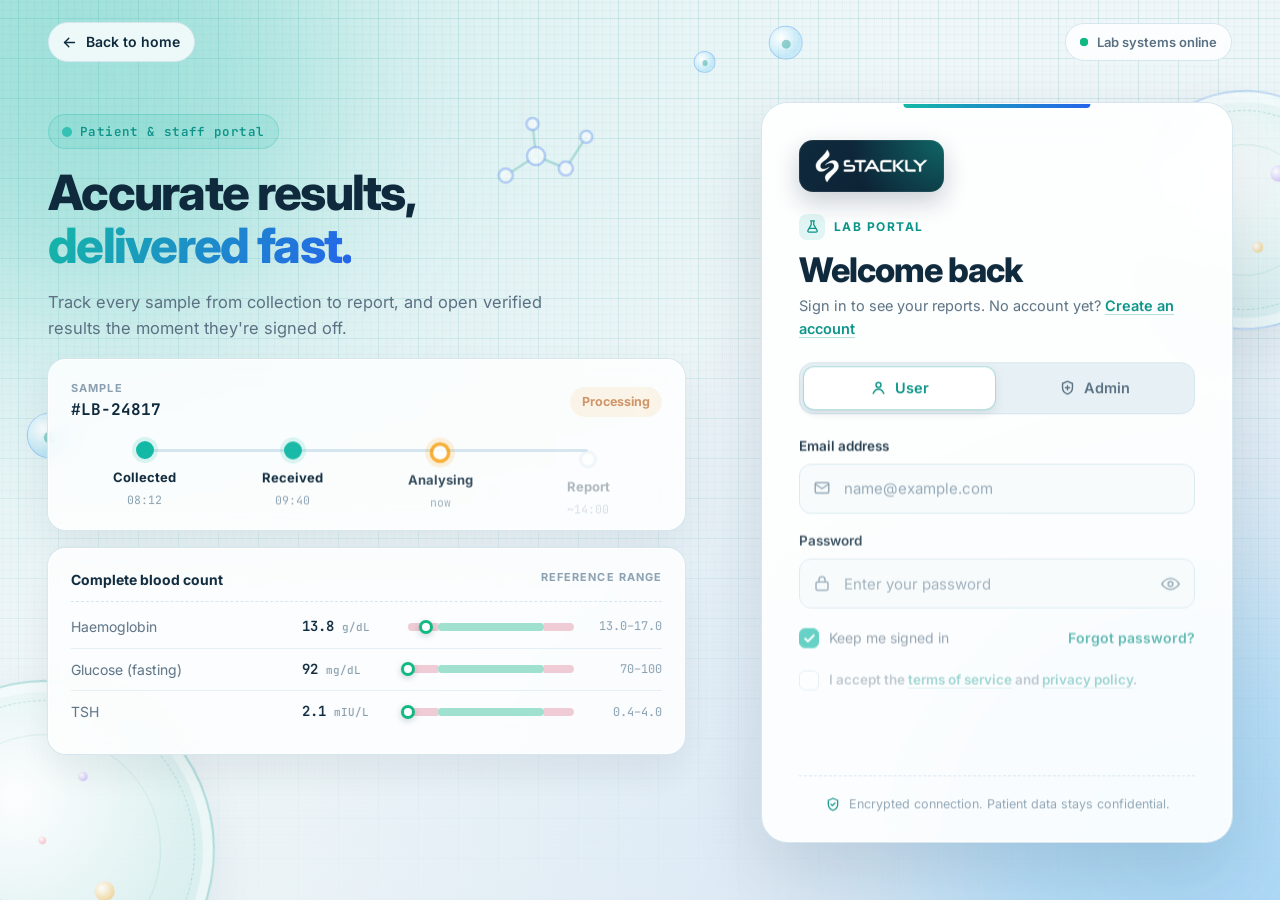
<file: html/login.html>
<!DOCTYPE html>
<html lang="en">
<head>
  <meta charset="UTF-8">
  <meta name="viewport" content="width=device-width, initial-scale=1.0">
  <title>Sign In – Diagnostic Laboratory</title>
  <meta name="description" content="Sign in to view your lab reports, track samples and manage tests.">
  <link rel="preconnect" href="https://fonts.googleapis.com">
  <link rel="preconnect" href="https://fonts.gstatic.com" crossorigin>
  <link href="https://fonts.googleapis.com/css2?family=Inter:wght@400;500;600;700;800&family=JetBrains+Mono:wght@500;600&display=swap" rel="stylesheet">
  <link rel="stylesheet" href="../css/login.css">
<script>
  /* Scroll position rules for this page:
     · refresh                    → start at the top
     · normal link to this page   → top (or the #section in the link)
     · Back / "Go back" to here   → return to the exact spot you left */
  (function () {
    if ('scrollRestoration' in history) history.scrollRestoration = 'manual';
    var KEY = 'scrollPos:' + location.pathname;
    var nav = (performance.getEntriesByType && performance.getEntriesByType('navigation')[0]) || {};
    var type = nav.type || (performance.navigation && ['navigate', 'reload', 'back_forward'][performance.navigation.type]) || 'navigate';
    var saved = null;
    if (type === 'back_forward') { try { saved = JSON.parse(sessionStorage.getItem(KEY)); } catch (e) {} }
    var target = (location.hash && type === 'navigate') ? location.hash : '';
    if (location.hash) history.replaceState(null, '', location.pathname + location.search);
    function save() { try { sessionStorage.setItem(KEY, JSON.stringify({ y: Math.round(window.scrollY) })); sessionStorage.setItem('lastPage', location.pathname); } catch (e) {} }
    var userMoved = false;
    function land() {
      if (userMoved) return;
      if (saved && typeof saved.y === 'number') { window.scrollTo(0, saved.y); return; }
      var el = target && document.querySelector(target);
      if (el) window.scrollTo(0, el.getBoundingClientRect().top + window.scrollY - 70); else window.scrollTo(0, 0);
    }
    if (!saved) window.scrollTo(0, 0);
    // remember where you were whenever you leave the page
    window.addEventListener('pagehide', save);
    document.addEventListener('click', function (e) { if (e.target.closest && e.target.closest('a[href], button')) save(); }, true);
    // stop re-positioning as soon as you start scrolling yourself
    ['wheel', 'touchstart', 'keydown'].forEach(function (ev) { window.addEventListener(ev, function () { userMoved = true; }, { passive: true, once: true }); });
    window.addEventListener('load', function () { land(); setTimeout(land, 80); setTimeout(land, 450); setTimeout(land, 1300); });
  })();
</script>
</head>
<body>

  <!-- ========== Background: graph-paper grid, petri dishes, cells, molecules ========== -->
  <div class="bg" aria-hidden="true">
    <div class="bg-paper"></div>
    <div class="bg-glow bg-glow--one"></div>
    <div class="bg-glow bg-glow--two"></div>

    <div class="dish dish--one">
      <span class="dish-ring"></span><span class="dish-ring"></span>
      <i style="--x:30%;--y:34%;--s:14px"></i><i style="--x:58%;--y:26%;--s:9px"></i>
      <i style="--x:66%;--y:58%;--s:18px"></i><i style="--x:36%;--y:66%;--s:11px"></i>
      <i style="--x:48%;--y:46%;--s:7px"></i>
    </div>
    <div class="dish dish--two">
      <span class="dish-ring"></span><span class="dish-ring"></span>
      <i style="--x:28%;--y:40%;--s:12px"></i><i style="--x:62%;--y:32%;--s:16px"></i>
      <i style="--x:52%;--y:64%;--s:10px"></i>
    </div>

    <svg class="mol mol--one" viewBox="0 0 120 100">
      <path d="M20 70 L50 50 L80 62 L100 30 M50 50 L46 18"/>
      <circle cx="20" cy="70" r="7"/><circle cx="50" cy="50" r="9"/><circle cx="80" cy="62" r="7"/>
      <circle cx="100" cy="30" r="6"/><circle cx="46" cy="18" r="6"/>
    </svg>
    <svg class="mol mol--two" viewBox="0 0 120 100">
      <path d="M16 40 L46 26 L76 44 L76 76 M46 26 L52 4 M76 44 L104 32"/>
      <circle cx="16" cy="40" r="6"/><circle cx="46" cy="26" r="8"/><circle cx="76" cy="44" r="8"/>
      <circle cx="76" cy="76" r="6"/><circle cx="52" cy="4" r="4"/><circle cx="104" cy="32" r="6"/>
    </svg>

    <span class="cell" style="--x: 2%;  --y: 46%; --s: 46px"></span>
    <span class="cell" style="--x: 60%; --y: 3%;  --s: 34px"></span>
    <span class="cell" style="--x: 90%; --y: 12%; --s: 30px"></span>
    <span class="cell" style="--x: 54%; --y: 6%;  --s: 22px"></span>
  </div>

  <!-- ========== Top bar ========== -->
  <header class="topbar">
    <a href="index.html" class="back-home">
      <svg viewBox="0 0 24 24" aria-hidden="true"><path d="M19 12H5"/><path d="M11 18l-6-6 6-6"/></svg>
      <span>Back to home</span>
    </a>
    <span class="status-pill"><span class="pulse"></span>Lab systems online</span>
  </header>

  <main class="login-layout">

    <!-- ========== Left: lab showcase (desktop / tablet) ========== -->
    <section class="showcase" aria-hidden="true">
      <p class="showcase__tag"><span class="tag-dot"></span>Patient &amp; staff portal</p>
      <h2 class="showcase__title">Accurate results, <span class="grad-text">delivered fast.</span></h2>
      <p class="showcase__text">Track every sample from collection to report, and open verified results the moment they're signed off.</p>

      <!-- Sample tracker -->
      <div class="tracker">
        <div class="tracker__head">
          <div>
            <span class="tracker__label">Sample</span>
            <b class="tracker__id">#LB-24817</b>
          </div>
          <span class="tracker__badge">Processing</span>
        </div>
        <ol class="steps">
          <li class="step is-done"><span class="step__dot"></span><b>Collected</b><em>08:12</em></li>
          <li class="step is-done"><span class="step__dot"></span><b>Received</b><em>09:40</em></li>
          <li class="step is-live"><span class="step__dot"></span><b>Analysing</b><em>now</em></li>
          <li class="step"><span class="step__dot"></span><b>Report</b><em>~14:00</em></li>
          <span class="steps__track"><span class="steps__fill"></span></span>
        </ol>
      </div>

      <!-- Results with reference ranges -->
      <div class="results">
        <div class="results__head">
          <span class="results__title">Complete blood count</span>
          <span class="results__meta">Reference range</span>
        </div>
        <div class="res">
          <span class="res__name">Haemoglobin</span>
          <span class="res__val">13.8 <small>g/dL</small></span>
          <span class="res__range"><span class="res__ok"></span><i class="res__mark" style="--p:52%"></i></span>
          <span class="res__ref">13.0–17.0</span>
        </div>
        <div class="res">
          <span class="res__name">Glucose (fasting)</span>
          <span class="res__val">92 <small>mg/dL</small></span>
          <span class="res__range"><span class="res__ok"></span><i class="res__mark" style="--p:44%"></i></span>
          <span class="res__ref">70–100</span>
        </div>
        <div class="res">
          <span class="res__name">TSH</span>
          <span class="res__val">2.1 <small>mIU/L</small></span>
          <span class="res__range"><span class="res__ok"></span><i class="res__mark" style="--p:40%"></i></span>
          <span class="res__ref">0.4–4.0</span>
        </div>
      </div>

      <div class="stats">
        <div><b>1,200+</b><span>tests on menu</span></div>
        <div><b>24 h</b><span>most reports</span></div>
        <div><b>98.6%</b><span>on-time delivery</span></div>
      </div>
    </section>

    <!-- ========== Right: sign-in card ========== -->
    <section class="card-wrap">
      <div class="card" id="card">

        <a href="index.html" class="logo" aria-label="Go to homepage">
          <img src="../assets/Logo.webp" alt="Company logo">
        </a>

        <p class="kicker"><span class="kicker__icon"><svg viewBox="0 0 24 24" aria-hidden="true"><path d="M9 3h6M10 3v6L4.5 18.5A2 2 0 0 0 6.3 21h11.4a2 2 0 0 0 1.8-2.5L14 9V3"/><path d="M7 15h10"/></svg></span>Lab portal</p>
        <h1 class="card__title">Welcome back</h1>
        <p class="card__sub">Sign in to see your reports. No account yet? <a href="signup.html">Create an account</a></p>

        <!-- Role toggle -->
        <div class="role-toggle" id="roleToggle" role="tablist" aria-label="Sign in as">
          <span class="role-ind" id="roleInd"></span>
          <button type="button" class="role-btn active" data-role="user" role="tab" aria-selected="true">
            <svg viewBox="0 0 24 24" aria-hidden="true"><circle cx="12" cy="8" r="3.5"/><path d="M4.5 20c1.5-4 5-6 7.5-6s6 2 7.5 6"/></svg>
            User
          </button>
          <button type="button" class="role-btn" data-role="admin" role="tab" aria-selected="false">
            <svg viewBox="0 0 24 24" aria-hidden="true"><path d="M12 3l7 3v6c0 4.5-3 7.5-7 9-4-1.5-7-4.5-7-9V6l7-3z"/><path d="M12 9v6M9 12h6"/></svg>
            Admin
          </button>
        </div>

        <form class="form" id="loginForm" novalidate>

          <div class="field" id="emailField">
            <label for="email">Email address</label>
            <div class="input-wrap">
              <svg class="input-icon" viewBox="0 0 24 24" aria-hidden="true"><rect x="3" y="5" width="18" height="14" rx="2"/><path d="M3 7l9 6 9-6"/></svg>
              <input type="email" id="email" placeholder="name@example.com" autocomplete="email" required>
            </div>
            <span class="field-error">Enter a valid email address.</span>
          </div>

          <div class="field" id="passwordField">
            <label for="password">Password</label>
            <div class="input-wrap">
              <svg class="input-icon" viewBox="0 0 24 24" aria-hidden="true"><rect x="4" y="10" width="16" height="11" rx="2"/><path d="M8 10V7a4 4 0 0 1 8 0v3"/></svg>
              <input type="password" id="password" class="pw-input" placeholder="Enter your password" autocomplete="current-password" required>
              <!-- Single custom toggle. Browser's built-in reveal icon is hidden in CSS -->
              <button type="button" class="pw-toggle" id="pwToggle" aria-label="Show password" aria-pressed="false">
                <svg class="eye" viewBox="0 0 24 24" aria-hidden="true"><path d="M1 12s4-7 11-7 11 7 11 7-4 7-11 7-11-7-11-7z"/><circle cx="12" cy="12" r="3"/></svg>
                <svg class="eye-off" viewBox="0 0 24 24" aria-hidden="true"><path d="M17.94 17.94A10.94 10.94 0 0 1 12 19c-7 0-11-7-11-7a21.6 21.6 0 0 1 5.06-6.06M9.9 4.24A10.94 10.94 0 0 1 12 4c7 0 11 7 11 7a21.6 21.6 0 0 1-2.66 3.79"/><path d="M14.12 14.12a3 3 0 1 1-4.24-4.24"/><path d="M1 1l22 22"/></svg>
              </button>
            </div>
            <span class="field-error">Enter your password.</span>
          </div>

          <div class="row">
            <label class="check">
              <input type="checkbox" id="remember" checked>
              <span class="check__box"><svg viewBox="0 0 24 24"><polyline points="20 6 9 17 4 12"/></svg></span>
              <span>Keep me signed in</span>
            </label>
            <a href="404.html" class="link">Forgot password?</a>
          </div>

          <div class="field" id="acceptField">
            <label class="check">
              <input type="checkbox" id="accept">
              <span class="check__box"><svg viewBox="0 0 24 24"><polyline points="20 6 9 17 4 12"/></svg></span>
              <span>I accept the <a href="404.html">terms of service</a> and <a href="404.html">privacy policy</a>.</span>
            </label>
            <span class="field-error">Accept the terms before signing in.</span>
          </div>

          <button type="submit" class="btn-submit" id="submitBtn">
            <span class="btn-submit__label" id="submitLabel">Sign in as User</span>
            <svg class="btn-submit__icon" viewBox="0 0 24 24" aria-hidden="true"><path d="M15 3h4a2 2 0 0 1 2 2v14a2 2 0 0 1-2 2h-4"/><path d="M10 17l5-5-5-5M15 12H3"/></svg>
            <span class="spinner" aria-hidden="true"></span>
          </button>
        </form>

        <p class="card__foot">
          <svg viewBox="0 0 24 24" aria-hidden="true"><path d="M12 3l7 3v6c0 4.5-3 7.5-7 9-4-1.5-7-4.5-7-9V6l7-3z"/><path d="M9 12l2 2 4-4"/></svg>
          Encrypted connection. Patient data stays confidential.
        </p>
      </div>
    </section>
  </main>

  <!-- GSAP -->
  <script src="https://cdnjs.cloudflare.com/ajax/libs/gsap/3.12.5/gsap.min.js"></script>

  <script>
  (function () {
    'use strict';
    var REDUCED = window.matchMedia('(prefers-reduced-motion: reduce)').matches;
    var FINE = window.matchMedia('(hover: hover) and (pointer: fine)').matches;
    var ANIM = !!window.gsap && !REDUCED;
    var $ = function (s, c) { return (c || document).querySelector(s); };
    var $$ = function (s, c) { return Array.prototype.slice.call((c || document).querySelectorAll(s)); };

    /* ---------- Role toggle ---------- */
    var selectedRole = 'user';
    var toggle = $('#roleToggle'), ind = $('#roleInd');
    var buttons = $$('.role-btn', toggle), submitLabel = $('#submitLabel');

    function placeIndicator() {
      var active = $('.role-btn.active', toggle);
      ind.style.width = active.offsetWidth + 'px';
      ind.style.transform = 'translateX(' + (active.offsetLeft - 4) + 'px)';
    }
    placeIndicator();
    window.addEventListener('resize', placeIndicator);
    window.addEventListener('load', placeIndicator);

    buttons.forEach(function (btn) {
      btn.addEventListener('click', function () {
        if (btn.classList.contains('active')) return;
        buttons.forEach(function (b) { b.classList.remove('active'); b.setAttribute('aria-selected', 'false'); });
        btn.classList.add('active');
        btn.setAttribute('aria-selected', 'true');
        selectedRole = btn.dataset.role;
        window.selectedRole = selectedRole;
        placeIndicator();
        submitLabel.textContent = selectedRole === 'admin' ? 'Sign in as Admin' : 'Sign in as User';
        if (ANIM) gsap.fromTo(submitLabel, { y: 10, opacity: 0 }, { y: 0, opacity: 1, duration: .35, ease: 'power2.out' });
      });
    });

    /* ---------- Show / hide password (one icon at a time) ---------- */
    var pwToggle = $('#pwToggle'), pwInput = $('#password');
    pwToggle.addEventListener('click', function () {
      var show = pwInput.type === 'password';
      pwInput.type = show ? 'text' : 'password';
      pwToggle.classList.toggle('is-showing', show);
      pwToggle.setAttribute('aria-label', show ? 'Hide password' : 'Show password');
      pwToggle.setAttribute('aria-pressed', String(show));
      pwInput.focus();
      var len = pwInput.value.length;
      try { pwInput.setSelectionRange(len, len); } catch (e) {}
    });

    /* ---------- Validation + submit ---------- */
    var form = $('#loginForm'), emailInput = $('#email'), acceptInput = $('#accept'), submitBtn = $('#submitBtn');

    function isValidEmail(v) {
      return /^[a-zA-Z0-9._%+-]+@[a-zA-Z0-9-]+(\.[a-zA-Z0-9-]+)*\.[a-zA-Z]{2,}$/.test(v.trim());
    }
    function flag(id, show) {
      var el = document.getElementById(id);
      el.classList.remove('has-error');
      if (show) {
        void el.offsetWidth;
        el.classList.add('has-error');
        if (ANIM) gsap.fromTo(el, { x: -8 }, { x: 0, duration: .5, ease: 'elastic.out(1, .3)' });
      }
    }

    emailInput.addEventListener('input', function () { flag('emailField', false); });
    pwInput.addEventListener('input', function () { flag('passwordField', false); });
    acceptInput.addEventListener('change', function () { flag('acceptField', false); });

    form.addEventListener('submit', function (e) {
      e.preventDefault();
      var ok = true;
      if (!isValidEmail(emailInput.value)) { flag('emailField', true); ok = false; }
      if (!pwInput.value) { flag('passwordField', true); ok = false; }
      if (!acceptInput.checked) { flag('acceptField', true); ok = false; }
      if (!ok) return;

      submitBtn.classList.add('loading');
      submitBtn.disabled = true;
      submitLabel.textContent = 'Verifying credentials…';

      setTimeout(function () {
        // Demo-only session (no backend): lets dashboard pages read who signed in.
        try {
          localStorage.setItem('user', JSON.stringify({ email: emailInput.value.trim(), role: selectedRole }));
          localStorage.setItem('isAuthenticated', 'true');
        } catch (err) {}

        submitBtn.classList.remove('loading');
        submitBtn.classList.add('success');
        submitLabel.textContent = 'Opening your reports…';
        setTimeout(function () {
          window.location.href = selectedRole === 'admin' ? 'admindashboard.html' : 'dashboard.html';
        }, 600);
      }, 1200);
    });

    if (!ANIM) return;

    /* ---------- Intro timeline ---------- */
    var tl = gsap.timeline({ defaults: { ease: 'power3.out' } });
    tl.from('.topbar > *', { y: -24, opacity: 0, duration: .6, stagger: .1 })
      .from('#card', { y: 50, opacity: 0, scale: .97, duration: .9 }, '-=.3')
      .from('.card > *', { y: 18, opacity: 0, duration: .5, stagger: .05 }, '-=.6')
      .from('.form .field, .form .row, .btn-submit', { y: 16, opacity: 0, duration: .5, stagger: .06 }, '-=.5')
      .add(placeIndicator);

    if (getComputedStyle($('.showcase')).display !== 'none') {
      tl.from('.showcase > *', { x: -40, opacity: 0, duration: .8, stagger: .1 }, .2)
        .from('.step', { y: 14, opacity: 0, duration: .4, stagger: .1 }, .9)
        .fromTo('.steps__fill', { scaleX: 0 }, { scaleX: 1, duration: 1.2, ease: 'power2.inOut' }, 1.1)
        .from('.res__mark', { left: '0%', duration: 1.1, stagger: .12, ease: 'expo.out' }, 1.2)
        .from('.stats > div', { y: 20, opacity: 0, duration: .5, stagger: .08 }, 1.3);

      gsap.to('.step.is-live .step__dot', { scale: 1.35, duration: .8, repeat: -1, yoyo: true, ease: 'sine.inOut' });
      gsap.to('.tracker__badge', { opacity: .55, duration: 1, repeat: -1, yoyo: true, ease: 'sine.inOut' });
    }

    /* ---------- Ambient lab motion ---------- */
    gsap.to('.dish--one', { rotation: 360, duration: 90, ease: 'none', repeat: -1 });
    gsap.to('.dish--two', { rotation: -360, duration: 110, ease: 'none', repeat: -1 });
    $$('.dish i').forEach(function (d) {
      gsap.to(d, { scale: 'random(1.1, 1.5)', duration: 'random(2, 4)', repeat: -1, yoyo: true, ease: 'sine.inOut' });
    });
    $$('.mol').forEach(function (m, i) {
      gsap.to(m, { y: i ? 24 : -24, rotation: i ? -12 : 12, duration: 7 + i * 2, repeat: -1, yoyo: true, ease: 'sine.inOut' });
    });
    $$('.cell').forEach(function (c) {
      gsap.to(c, { x: 'random(-40, 40)', y: 'random(-40, 40)', duration: 'random(6, 10)', repeat: -1, yoyo: true, ease: 'sine.inOut', repeatRefresh: true });
    });
    gsap.to('.tag-dot', { scale: 1.6, opacity: .4, duration: .8, repeat: -1, yoyo: true, ease: 'sine.inOut' });

    /* ---------- Gentle parallax (desktop only) ---------- */
    if (FINE) {
      var px = gsap.quickTo('.bg-paper', 'x', { duration: 1, ease: 'power3.out' });
      var py = gsap.quickTo('.bg-paper', 'y', { duration: 1, ease: 'power3.out' });
      var d1 = gsap.quickTo('.dish--one', 'x', { duration: 1.4, ease: 'power3.out' });
      var d2 = gsap.quickTo('.dish--two', 'x', { duration: 1.4, ease: 'power3.out' });
      window.addEventListener('pointermove', function (e) {
        var nx = e.clientX / innerWidth - .5, ny = e.clientY / innerHeight - .5;
        px(nx * -16); py(ny * -16); d1(nx * 30); d2(nx * -30);
      });
    }
  })();
  </script>
</body>
</html>
</file>
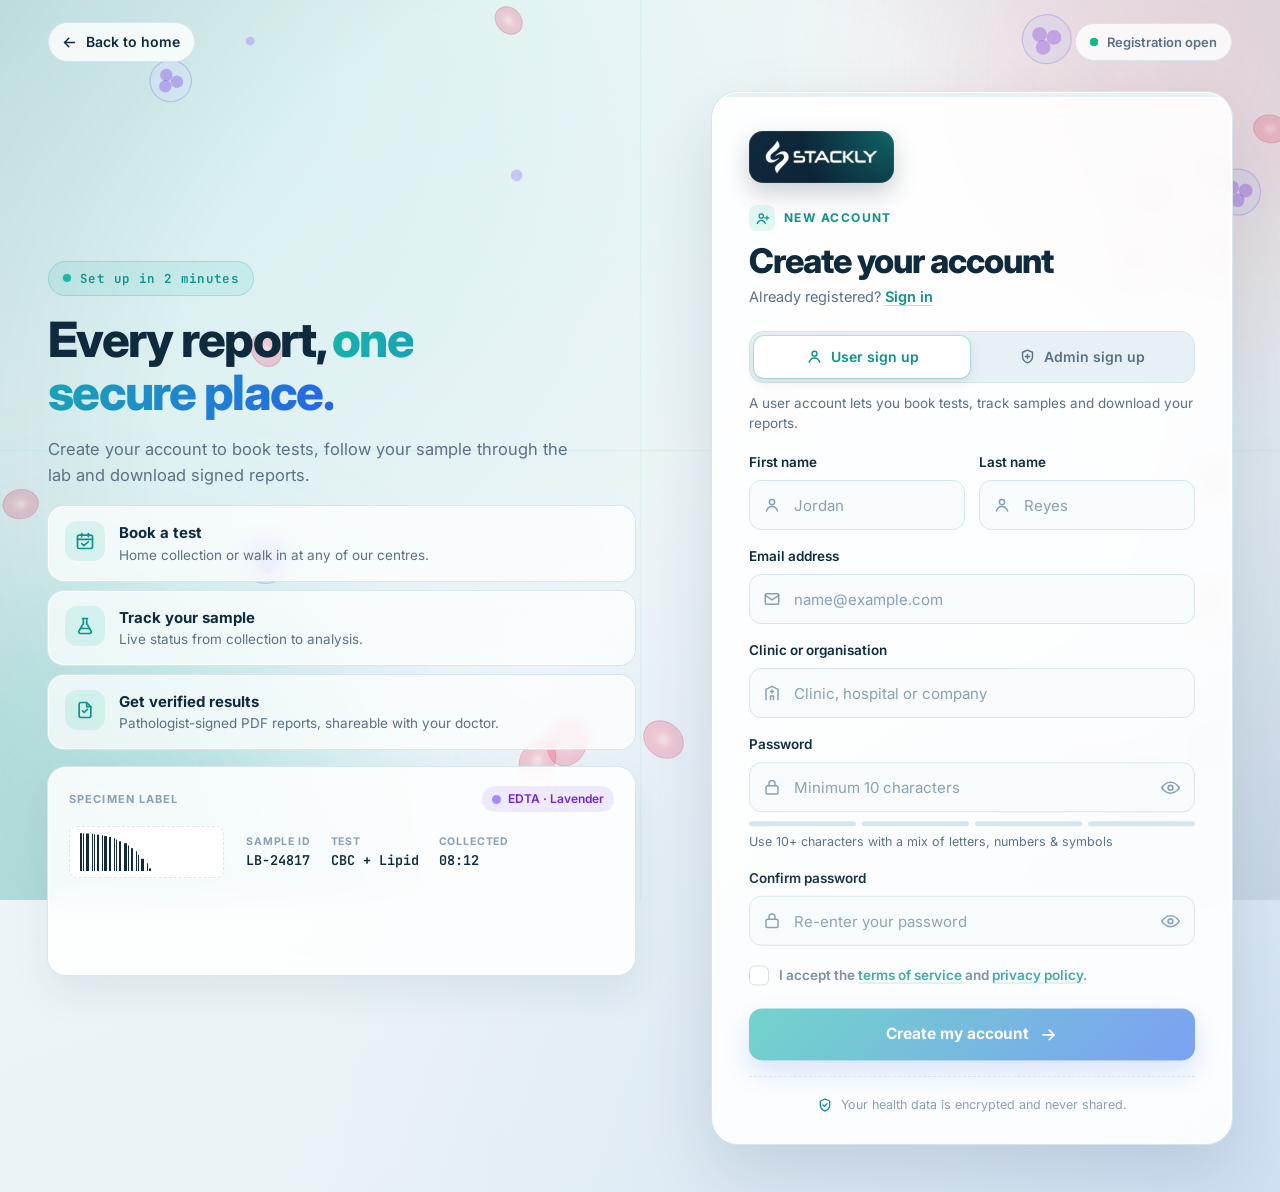
<file: html/signup.html>
<!DOCTYPE html>
<html lang="en">
<head>
  <meta charset="UTF-8">
  <meta name="viewport" content="width=device-width, initial-scale=1.0">
  <title>Create Account – Diagnostic Laboratory</title>
  <meta name="description" content="Create your account to book tests, track samples and download verified reports.">
  <link rel="preconnect" href="https://fonts.googleapis.com">
  <link rel="preconnect" href="https://fonts.gstatic.com" crossorigin>
  <link href="https://fonts.googleapis.com/css2?family=Inter:wght@400;500;600;700;800&family=JetBrains+Mono:wght@500;600&display=swap" rel="stylesheet">
  <link rel="stylesheet" href="../css/signup.css">
<script>
  /* Scroll position rules for this page:
     · refresh                    → start at the top
     · normal link to this page   → top (or the #section in the link)
     · Back / "Go back" to here   → return to the exact spot you left */
  (function () {
    if ('scrollRestoration' in history) history.scrollRestoration = 'manual';
    var KEY = 'scrollPos:' + location.pathname;
    var nav = (performance.getEntriesByType && performance.getEntriesByType('navigation')[0]) || {};
    var type = nav.type || (performance.navigation && ['navigate', 'reload', 'back_forward'][performance.navigation.type]) || 'navigate';
    var saved = null;
    if (type === 'back_forward') { try { saved = JSON.parse(sessionStorage.getItem(KEY)); } catch (e) {} }
    var target = (location.hash && type === 'navigate') ? location.hash : '';
    if (location.hash) history.replaceState(null, '', location.pathname + location.search);
    function save() { try { sessionStorage.setItem(KEY, JSON.stringify({ y: Math.round(window.scrollY) })); sessionStorage.setItem('lastPage', location.pathname); } catch (e) {} }
    var userMoved = false;
    function land() {
      if (userMoved) return;
      if (saved && typeof saved.y === 'number') { window.scrollTo(0, saved.y); return; }
      var el = target && document.querySelector(target);
      if (el) window.scrollTo(0, el.getBoundingClientRect().top + window.scrollY - 70); else window.scrollTo(0, 0);
    }
    if (!saved) window.scrollTo(0, 0);
    // remember where you were whenever you leave the page
    window.addEventListener('pagehide', save);
    document.addEventListener('click', function (e) { if (e.target.closest && e.target.closest('a[href], button')) save(); }, true);
    // stop re-positioning as soon as you start scrolling yourself
    ['wheel', 'touchstart', 'keydown'].forEach(function (ev) { window.addEventListener(ev, function () { userMoved = true; }, { passive: true, once: true }); });
    window.addEventListener('load', function () { land(); setTimeout(land, 80); setTimeout(land, 450); setTimeout(land, 1300); });
  })();
</script>
</head>
<body>

  <!-- ========== Background: microscope field with drifting blood cells + pipette ========== -->
  <div class="bg" aria-hidden="true">
    <canvas class="bg-cells" id="cellCanvas"></canvas>
    <div class="bg-lens"></div>
    <div class="bg-glow bg-glow--one"></div>
    <div class="bg-glow bg-glow--two"></div>

    <div class="pipette" id="pipette">
      <svg viewBox="0 0 60 220">
        <rect class="pip-bulb" x="14" y="0" width="32" height="54" rx="16"/>
        <rect class="pip-collar" x="10" y="50" width="40" height="12" rx="4"/>
        <path class="pip-glass" d="M20 62 H40 V150 L32 196 H28 L20 150 Z"/>
        <path class="pip-fluid" d="M22 120 H38 V150 L31 192 H29 L22 150 Z"/>
        <path class="pip-ticks" d="M34 74h6M36 86h4M34 98h6M36 110h4"/>
      </svg>
      <span class="drop" id="drop"></span>
    </div>
    <div class="well" id="well"><span class="ripple"></span><span class="ripple"></span></div>
  </div>

  <!-- ========== Top bar ========== -->
  <header class="topbar">
    <a href="index.html" class="back-home">
      <svg viewBox="0 0 24 24" aria-hidden="true"><path d="M19 12H5"/><path d="M11 18l-6-6 6-6"/></svg>
      <span>Back to home</span>
    </a>
    <span class="status-pill"><span class="pulse"></span>Registration open</span>
  </header>

  <main class="signup-layout">

    <!-- ========== Left: showcase ========== -->
    <section class="showcase" aria-hidden="true">
      <p class="showcase__tag"><span class="tag-dot"></span>Set up in 2 minutes</p>
      <h2 class="showcase__title">Every report, <span class="grad-text">one secure place.</span></h2>
      <p class="showcase__text">Create your account to book tests, follow your sample through the lab and download signed reports.</p>

      <ol class="steps">
        <li class="step">
          <span class="step__ico"><svg viewBox="0 0 24 24"><rect x="3" y="5" width="18" height="16" rx="2"/><path d="M3 10h18M8 3v4M16 3v4"/><path d="M8 15l2.5 2.5L16 13"/></svg></span>
          <div><span class="step__title">Book a test</span><span class="step__text">Home collection or walk in at any of our centres.</span></div>
        </li>
        <li class="step">
          <span class="step__ico"><svg viewBox="0 0 24 24"><path d="M9 3h6M10 3v6L4.5 18.5A2 2 0 0 0 6.3 21h11.4a2 2 0 0 0 1.8-2.5L14 9V3"/><path d="M7 15h10"/></svg></span>
          <div><span class="step__title">Track your sample</span><span class="step__text">Live status from collection to analysis.</span></div>
        </li>
        <li class="step">
          <span class="step__ico"><svg viewBox="0 0 24 24"><path d="M14 3H7a2 2 0 0 0-2 2v14a2 2 0 0 0 2 2h10a2 2 0 0 0 2-2V8z"/><path d="M14 3v5h5M9 13l2 2 4-4"/></svg></span>
          <div><span class="step__title">Get verified results</span><span class="step__text">Pathologist-signed PDF reports, shareable with your doctor.</span></div>
        </li>
      </ol>

      <!-- Specimen label -->
      <div class="label-card">
        <div class="label-card__head">
          <span class="label-card__title">Specimen label</span>
          <span class="label-card__tube"><i></i>EDTA · Lavender</span>
        </div>
        <div class="label-card__body">
          <div class="barcode" id="barcode"></div>
          <dl class="label-meta">
            <div><dt>Sample ID</dt><dd>LB-24817</dd></div>
            <div><dt>Test</dt><dd>CBC + Lipid</dd></div>
            <div><dt>Collected</dt><dd>08:12</dd></div>
          </dl>
        </div>
        <div class="toast">
          <span class="toast__ico"><svg viewBox="0 0 24 24"><path d="M20 6L9 17l-5-5"/></svg></span>
          <span><b>Report ready</b><em>Signed by Dr. Meera · 13:58</em></span>
        </div>
      </div>
    </section>

    <!-- ========== Right: sign-up card ========== -->
    <section class="card-wrap">
      <div class="card" id="card">

        <!-- progress bar: fills as the form is completed -->
        <span class="card-progress" aria-hidden="true"><span class="card-progress__fill" id="progressFill"></span></span>

        <a href="index.html" class="logo" aria-label="Go to homepage">
          <img src="../assets/Logo.webp" alt="Company logo">
        </a>

        <p class="kicker"><span class="kicker__icon"><svg viewBox="0 0 24 24" aria-hidden="true"><circle cx="10" cy="8" r="3.5"/><path d="M3.5 20c1.2-3.4 4.2-5 6.5-5s5.3 1.6 6.5 5"/><path d="M19 8v6M22 11h-6"/></svg></span>New account</p>
        <h1 class="card__title">Create your account</h1>
        <p class="card__sub">Already registered? <a href="login.html">Sign in</a></p>

        <!-- Role toggle -->
        <div class="role-toggle" id="roleToggle" role="tablist" aria-label="Account type">
          <span class="role-ind" id="roleInd"></span>
          <button type="button" class="role-btn active" data-role="user" role="tab" aria-selected="true">
            <svg viewBox="0 0 24 24" aria-hidden="true"><circle cx="12" cy="8" r="3.5"/><path d="M4.5 20c1.5-4 5-6 7.5-6s6 2 7.5 6"/></svg>
            User sign up
          </button>
          <button type="button" class="role-btn" data-role="admin" role="tab" aria-selected="false">
            <svg viewBox="0 0 24 24" aria-hidden="true"><path d="M12 3l7 3v6c0 4.5-3 7.5-7 9-4-1.5-7-4.5-7-9V6l7-3z"/><path d="M12 9v6M9 12h6"/></svg>
            Admin sign up
          </button>
        </div>
        <p class="role-note" id="roleNote">A user account lets you book tests, track samples and download your reports.</p>

        <form class="form" id="signupForm" novalidate>

          <div class="form-row">
            <div class="field" id="f-first">
              <label for="firstName">First name</label>
              <div class="input-wrap">
                <svg class="input-icon" viewBox="0 0 24 24" aria-hidden="true"><circle cx="12" cy="8" r="3.5"/><path d="M4.5 20c1.5-4 5-6 7.5-6s6 2 7.5 6"/></svg>
                <input type="text" id="firstName" placeholder="Jordan" autocomplete="given-name">
              </div>
              <span class="field-error">Letters only, at least 2.</span>
            </div>
            <div class="field" id="f-last">
              <label for="lastName">Last name</label>
              <div class="input-wrap">
                <svg class="input-icon" viewBox="0 0 24 24" aria-hidden="true"><circle cx="12" cy="8" r="3.5"/><path d="M4.5 20c1.5-4 5-6 7.5-6s6 2 7.5 6"/></svg>
                <input type="text" id="lastName" placeholder="Reyes" autocomplete="family-name">
              </div>
              <span class="field-error">Letters only, at least 2.</span>
            </div>
          </div>

          <div class="field" id="f-email">
            <label for="email">Email address</label>
            <div class="input-wrap">
              <svg class="input-icon" viewBox="0 0 24 24" aria-hidden="true"><rect x="3" y="5" width="18" height="14" rx="2"/><path d="M3 7l9 6 9-6"/></svg>
              <input type="email" id="email" placeholder="name@example.com" autocomplete="email">
            </div>
            <span class="field-error">Enter a valid email address.</span>
          </div>

          <div class="field" id="f-company">
            <label for="company">Clinic or organisation</label>
            <div class="input-wrap">
              <svg class="input-icon" viewBox="0 0 24 24" aria-hidden="true"><path d="M4 21V7l8-4 8 4v14"/><path d="M10 21v-5h4v5M12 8v4M10 10h4"/></svg>
              <input type="text" id="company" placeholder="Clinic, hospital or company" autocomplete="organization">
            </div>
            <span class="field-error">Tell us your clinic or organisation.</span>
          </div>

          <div class="field" id="f-password">
            <label for="password">Password</label>
            <div class="input-wrap">
              <svg class="input-icon" viewBox="0 0 24 24" aria-hidden="true"><rect x="4" y="10" width="16" height="11" rx="2"/><path d="M8 10V7a4 4 0 0 1 8 0v3"/></svg>
              <input type="password" id="password" class="pw-input" placeholder="Minimum 10 characters" autocomplete="new-password">
              <!-- One custom toggle; the browser's built-in reveal icon is hidden in CSS -->
              <button type="button" class="pw-toggle" data-target="password" aria-label="Show password" aria-pressed="false">
                <svg class="eye" viewBox="0 0 24 24" aria-hidden="true"><path d="M1 12s4-7 11-7 11 7 11 7-4 7-11 7-11-7-11-7z"/><circle cx="12" cy="12" r="3"/></svg>
                <svg class="eye-off" viewBox="0 0 24 24" aria-hidden="true"><path d="M17.94 17.94A10.94 10.94 0 0 1 12 19c-7 0-11-7-11-7a21.6 21.6 0 0 1 5.06-6.06M9.9 4.24A10.94 10.94 0 0 1 12 4c7 0 11 7 11 7a21.6 21.6 0 0 1-2.66 3.79"/><path d="M14.12 14.12a3 3 0 1 1-4.24-4.24"/><path d="M1 1l22 22"/></svg>
              </button>
            </div>
            <div class="strength" id="strength" data-level="0">
              <span></span><span></span><span></span><span></span>
              <em id="strengthText">Use 10+ characters with a mix of letters, numbers &amp; symbols</em>
            </div>
            <span class="field-error">Password must be at least 10 characters.</span>
          </div>

          <div class="field" id="f-confirm">
            <label for="confirm">Confirm password</label>
            <div class="input-wrap">
              <svg class="input-icon" viewBox="0 0 24 24" aria-hidden="true"><rect x="4" y="10" width="16" height="11" rx="2"/><path d="M8 10V7a4 4 0 0 1 8 0v3"/></svg>
              <input type="password" id="confirm" class="pw-input" placeholder="Re-enter your password" autocomplete="new-password">
              <button type="button" class="pw-toggle" data-target="confirm" aria-label="Show password" aria-pressed="false">
                <svg class="eye" viewBox="0 0 24 24" aria-hidden="true"><path d="M1 12s4-7 11-7 11 7 11 7-4 7-11 7-11-7-11-7z"/><circle cx="12" cy="12" r="3"/></svg>
                <svg class="eye-off" viewBox="0 0 24 24" aria-hidden="true"><path d="M17.94 17.94A10.94 10.94 0 0 1 12 19c-7 0-11-7-11-7a21.6 21.6 0 0 1 5.06-6.06M9.9 4.24A10.94 10.94 0 0 1 12 4c7 0 11 7 11 7a21.6 21.6 0 0 1-2.66 3.79"/><path d="M14.12 14.12a3 3 0 1 1-4.24-4.24"/><path d="M1 1l22 22"/></svg>
              </button>
            </div>
            <span class="field-error">Passwords do not match.</span>
          </div>

          <!-- Only shown for an admin account -->
          <div class="field admin-only" id="f-admin" hidden>
            <label for="adminCode">Admin authorisation code</label>
            <div class="input-wrap">
              <svg class="input-icon" viewBox="0 0 24 24" aria-hidden="true"><path d="M12 3l7 3v6c0 4.5-3 7.5-7 9-4-1.5-7-4.5-7-9V6l7-3z"/><path d="M9 12l2 2 4-4"/></svg>
              <input type="text" id="adminCode" placeholder="Issued by your lab manager" autocomplete="off">
            </div>
            <span class="field-error">An authorisation code is required for an admin account.</span>
          </div>

          <div class="field" id="f-terms">
            <label class="check">
              <input type="checkbox" id="terms">
              <span class="check__box"><svg viewBox="0 0 24 24"><polyline points="20 6 9 17 4 12"/></svg></span>
              <span>I accept the <a href="404.html">terms of service</a> and <a href="404.html">privacy policy</a>.</span>
            </label>
            <span class="field-error">Accept the terms before creating your account.</span>
          </div>

          <button type="submit" class="btn-submit" id="submitBtn">
            <span class="btn-submit__label" id="submitLabel">Create my account</span>
            <svg class="btn-submit__icon" viewBox="0 0 24 24" aria-hidden="true"><path d="M5 12h14"/><path d="M13 6l6 6-6 6"/></svg>
            <span class="spinner" aria-hidden="true"></span>
          </button>
        </form>

        <p class="card__foot">
          <svg viewBox="0 0 24 24" aria-hidden="true"><path d="M12 3l7 3v6c0 4.5-3 7.5-7 9-4-1.5-7-4.5-7-9V6l7-3z"/><path d="M9 12l2 2 4-4"/></svg>
          Your health data is encrypted and never shared.
        </p>
      </div>
    </section>
  </main>

  <!-- GSAP -->
  <script src="https://cdnjs.cloudflare.com/ajax/libs/gsap/3.12.5/gsap.min.js"></script>

  <script>
  (function () {
    'use strict';
    var REDUCED = window.matchMedia('(prefers-reduced-motion: reduce)').matches;
    var ANIM = !!window.gsap && !REDUCED;
    var $ = function (s, c) { return (c || document).querySelector(s); };
    var $$ = function (s, c) { return Array.prototype.slice.call((c || document).querySelectorAll(s)); };
    var role = 'user';

    /* ---------- Specimen barcode (decorative) ---------- */
    var bc = $('#barcode'), widths = [2,1,3,1,1,2,1,3,2,1,1,2,3,1,2,1,1,3,1,2,2,1,3,1,1,2,1,2,3,1,1,2,1,3,2,1];
    bc.innerHTML = widths.map(function (w, i) { return '<i style="width:' + w + 'px;margin-right:' + ((i % 3) + 1) + 'px"></i>'; }).join('');

    /* ---------- Role toggle ---------- */
    var toggle = $('#roleToggle'), ind = $('#roleInd'), buttons = $$('.role-btn', toggle);
    var note = $('#roleNote'), submitLabel = $('#submitLabel'), adminField = $('#f-admin');
    var NOTES = {
      user:  'A user account lets you book tests, track samples and download your reports.',
      admin: 'An admin account manages lab staff, test menus, sample workflows and report sign-off.'
    };

    function placeIndicator() {
      var active = $('.role-btn.active', toggle);
      ind.style.width = active.offsetWidth + 'px';
      ind.style.transform = 'translateX(' + (active.offsetLeft - 4) + 'px)';
    }
    placeIndicator();
    window.addEventListener('resize', placeIndicator);
    window.addEventListener('load', placeIndicator);

    function pop(el) { if (ANIM) gsap.fromTo(el, { y: 8, opacity: 0 }, { y: 0, opacity: 1, duration: .35, ease: 'power2.out' }); }

    buttons.forEach(function (btn) {
      btn.addEventListener('click', function () {
        if (btn.classList.contains('active')) return;
        buttons.forEach(function (b) { b.classList.remove('active'); b.setAttribute('aria-selected', 'false'); });
        btn.classList.add('active');
        btn.setAttribute('aria-selected', 'true');
        role = btn.dataset.role;
        placeIndicator();

        note.textContent = NOTES[role];
        submitLabel.textContent = role === 'admin' ? 'Create admin account' : 'Create my account';
        pop(note); pop(submitLabel);

        if (role === 'admin') {
          adminField.hidden = false;
          if (ANIM) gsap.fromTo(adminField, { height: 0, opacity: 0 }, { height: 'auto', opacity: 1, duration: .45, ease: 'power3.out', clearProps: 'height' });
        } else {
          adminField.hidden = true;
          $('#adminCode').value = '';
          adminField.classList.remove('has-error');
        }
        updateProgress();
      });
    });

    /* ---------- Show / hide password (one icon per field) ---------- */
    $$('.pw-toggle').forEach(function (btn) {
      var input = document.getElementById(btn.dataset.target);
      btn.addEventListener('click', function () {
        var show = input.type === 'password';
        input.type = show ? 'text' : 'password';
        btn.classList.toggle('is-showing', show);
        btn.setAttribute('aria-label', show ? 'Hide password' : 'Show password');
        btn.setAttribute('aria-pressed', String(show));
        input.focus();
        var len = input.value.length;
        try { input.setSelectionRange(len, len); } catch (e) {}
      });
    });

    /* ---------- Password strength meter ----------
       Score = kinds of characters used (lower, upper, number, symbol)
             + bonus for length (14+ and 20+ characters).
       Under 10 characters or very repetitive = Weak. */
    var pw = $('#password'), strength = $('#strength'), strengthText = $('#strengthText');
    var HINT = 'Use 10+ characters with a mix of letters, numbers & symbols';
    var LABELS = ['', 'Weak', 'Fair', 'Good', 'Strong'];

    function rate(v) {
      var kinds = { lower: /[a-z]/.test(v), upper: /[A-Z]/.test(v), number: /\d/.test(v), symbol: /[^A-Za-z0-9]/.test(v) };
      var variety = Object.keys(kinds).filter(function (k) { return kinds[k]; }).length;
      var unique = new Set(v.split('')).size;
      if (v.length < 10) return { level: 1, tip: (10 - v.length) + ' more character' + (10 - v.length === 1 ? '' : 's') + ' needed' };
      if (unique < 5) return { level: 1, tip: 'Too repetitive — use more different characters' };
      var score = variety;
      if (v.length >= 14) score++;
      if (v.length >= 20) score++;
      var level = Math.max(1, Math.min(4, score));
      var tip = '';
      if (level < 4) {
        if (!kinds.upper) tip = 'add an uppercase letter';
        else if (!kinds.number) tip = 'add a number';
        else if (!kinds.symbol) tip = 'add a symbol (!@#$…)';
        else if (!kinds.lower) tip = 'add a lowercase letter';
        else tip = 'make it longer';
        tip = 'Tip: ' + tip;
      }
      return { level: level, tip: tip };
    }

    pw.addEventListener('input', function () {
      var v = pw.value;
      if (!v) { strength.dataset.level = 0; strengthText.textContent = HINT; return; }
      var r = rate(v);
      strength.dataset.level = r.level;
      strengthText.textContent = LABELS[r.level] + (r.tip ? ' · ' + r.tip : '');
    });

    /* ---------- Validation ---------- */
    var F = {
      'f-first':    { input: 'firstName', test: function (v) { return /^[A-Za-z\s'-]{2,}$/.test(v.trim()); } },
      'f-last':     { input: 'lastName',  test: function (v) { return /^[A-Za-z\s'-]{2,}$/.test(v.trim()); } },
      'f-email':    { input: 'email',     test: function (v) { return /^[a-zA-Z0-9._%+-]+@[a-zA-Z0-9-]+(\.[a-zA-Z0-9-]+)*\.[a-zA-Z]{2,}$/.test(v.trim()); } },
      'f-company':  { input: 'company',   test: function (v) { return v.trim().length > 0; } },
      'f-password': { input: 'password',  test: function (v) { return v.length >= 10; } },
      'f-confirm':  { input: 'confirm',   test: function (v) { return v.length > 0 && v === pw.value; } },
      'f-admin':    { input: 'adminCode', test: function (v) { return role !== 'admin' || v.trim().length >= 4; } }
    };
    var terms = $('#terms'), progressFill = $('#progressFill');

    function activeIds() { return Object.keys(F).filter(function (id) { return id !== 'f-admin' || role === 'admin'; }); }
    function isOk(id) { return F[id].test(document.getElementById(F[id].input).value); }
    function flag(id, show) {
      var el = document.getElementById(id);
      el.classList.remove('has-error');
      if (show) {
        void el.offsetWidth;
        el.classList.add('has-error');
        if (ANIM) gsap.fromTo(el, { x: -8 }, { x: 0, duration: .5, ease: 'elastic.out(1, .3)' });
      }
    }
    function updateProgress() {
      var ids = activeIds(), done = 0;
      ids.forEach(function (id) { if (isOk(id)) done++; });
      if (terms.checked) done++;
      progressFill.style.width = (done / (ids.length + 1) * 100) + '%';
    }

    Object.keys(F).forEach(function (id) {
      document.getElementById(F[id].input).addEventListener('input', function () {
        flag(id, false);
        if (id === 'f-password') flag('f-confirm', false);
        updateProgress();
      });
    });
    terms.addEventListener('change', function () { flag('f-terms', false); updateProgress(); });
    updateProgress();

    /* ---------- Submit ---------- */
    var form = $('#signupForm'), submitBtn = $('#submitBtn');
    form.addEventListener('submit', function (e) {
      e.preventDefault();
      var ok = true;
      activeIds().forEach(function (id) { if (!isOk(id)) { flag(id, true); ok = false; } });
      if (!terms.checked) { flag('f-terms', true); ok = false; }
      if (!ok) {
        var first = form.querySelector('.has-error input');
        if (first) first.focus({ preventScroll: true });
        form.querySelector('.has-error').scrollIntoView({ behavior: REDUCED ? 'auto' : 'smooth', block: 'center' });
        return;
      }

      submitBtn.classList.add('loading');
      submitBtn.disabled = true;
      submitLabel.textContent = role === 'admin' ? 'Creating your admin account…' : 'Creating your account…';

      // Demo-only: remember the role so the sign-in page can preselect it.
      try { localStorage.setItem('signupRole', role); } catch (err) {}

      setTimeout(function () {
        submitBtn.classList.remove('loading');
        submitBtn.classList.add('success');
        submitLabel.textContent = 'Taking you to sign in…';
        setTimeout(function () { window.location.href = 'login.html?role=' + role; }, 600);
      }, 1200);
    });

    /* ---------- Microscope background: drifting blood cells on canvas ---------- */
    var cv = $('#cellCanvas'), ctx = cv.getContext('2d'), cells = [], W = 0, H = 0, DPR = 1, raf = null;
    function makeCells() {
      var count = Math.round(Math.min(34, Math.max(12, (W * H) / 42000)));
      cells = [];
      for (var i = 0; i < count; i++) {
        var r = Math.random(), type = r < .72 ? 'rbc' : (r < .86 ? 'wbc' : 'plt');
        cells.push({
          type: type,
          x: Math.random() * W, y: Math.random() * H,
          s: type === 'rbc' ? 14 + Math.random() * 12 : (type === 'wbc' ? 20 + Math.random() * 8 : 3 + Math.random() * 3),
          a: Math.random() * Math.PI * 2,
          vx: (Math.random() - .5) * .25, vy: (Math.random() - .5) * .25 + .08,
          va: (Math.random() - .5) * .004
        });
      }
    }
    function size() {
      DPR = Math.min(window.devicePixelRatio || 1, 2);
      W = window.innerWidth; H = window.innerHeight;
      cv.width = W * DPR; cv.height = H * DPR;
      cv.style.width = W + 'px'; cv.style.height = H + 'px';
      ctx.setTransform(DPR, 0, 0, DPR, 0, 0);
      makeCells();
    }
    function drawCell(c) {
      ctx.save();
      ctx.translate(c.x, c.y);
      ctx.rotate(c.a);
      if (c.type === 'rbc') {
        ctx.scale(1, .82);
        var g = ctx.createRadialGradient(0, 0, c.s * .15, 0, 0, c.s);
        g.addColorStop(0, 'rgba(251, 207, 214, .55)');
        g.addColorStop(.55, 'rgba(244, 114, 138, .32)');
        g.addColorStop(1, 'rgba(225, 29, 72, .18)');
        ctx.fillStyle = g;
        ctx.beginPath(); ctx.arc(0, 0, c.s, 0, Math.PI * 2); ctx.fill();
        ctx.strokeStyle = 'rgba(225, 29, 72, .22)'; ctx.lineWidth = 1.2; ctx.stroke();
      } else if (c.type === 'wbc') {
        ctx.fillStyle = 'rgba(219, 234, 254, .55)';
        ctx.beginPath(); ctx.arc(0, 0, c.s, 0, Math.PI * 2); ctx.fill();
        ctx.strokeStyle = 'rgba(99, 102, 241, .28)'; ctx.lineWidth = 1.2; ctx.stroke();
        ctx.fillStyle = 'rgba(124, 58, 237, .35)';
        [[-.32, -.18], [.22, -.28], [.05, .3]].forEach(function (p) {
          ctx.beginPath(); ctx.arc(p[0] * c.s, p[1] * c.s, c.s * .3, 0, Math.PI * 2); ctx.fill();
        });
      } else {
        ctx.fillStyle = 'rgba(167, 139, 250, .45)';
        ctx.beginPath(); ctx.arc(0, 0, c.s, 0, Math.PI * 2); ctx.fill();
      }
      ctx.restore();
    }
    function frame() {
      ctx.clearRect(0, 0, W, H);
      cells.forEach(function (c) {
        c.x += c.vx; c.y += c.vy; c.a += c.va;
        var m = c.s + 4;
        if (c.x < -m) c.x = W + m; else if (c.x > W + m) c.x = -m;
        if (c.y < -m) c.y = H + m; else if (c.y > H + m) c.y = -m;
        drawCell(c);
      });
      raf = requestAnimationFrame(frame);
    }
    size();
    if (REDUCED) { cells.forEach(drawCell); }
    else { frame(); }
    var rt;
    window.addEventListener('resize', function () {
      clearTimeout(rt);
      rt = setTimeout(function () { size(); if (REDUCED) cells.forEach(drawCell); }, 150);
    });
    document.addEventListener('visibilitychange', function () {
      if (REDUCED) return;
      if (document.hidden) { cancelAnimationFrame(raf); raf = null; }
      else if (!raf) frame();
    });

    if (!ANIM) return;

    /* ---------- Intro timeline ---------- */
    var tl = gsap.timeline({ defaults: { ease: 'power3.out' } });
    tl.from('.topbar > *', { y: -24, opacity: 0, duration: .6, stagger: .1 })
      .from('#card', { y: 50, opacity: 0, scale: .97, duration: .9 }, '-=.3')
      .from('.card > :not(.card-progress)', { y: 18, opacity: 0, duration: .5, stagger: .05 }, '-=.6')
      .from('.form > *', { y: 16, opacity: 0, duration: .45, stagger: .05 }, '-=.5')
      .add(placeIndicator);

    if (getComputedStyle($('.showcase')).display !== 'none') {
      tl.from('.showcase > *', { x: -40, opacity: 0, duration: .8, stagger: .1 }, .2)
        .from('.step', { x: -24, opacity: 0, duration: .5, stagger: .12 }, .8)
        .from('.barcode i', { scaleY: 0, transformOrigin: '50% 100%', duration: .4, stagger: .015 }, 1.2)
        .from('.toast', { y: 30, opacity: 0, scale: .9, duration: .7, ease: 'back.out(1.8)' }, 1.8);
      gsap.to('.toast__ico', { scale: 1.15, duration: .7, repeat: -1, yoyo: true, ease: 'sine.inOut', delay: 2.6 });
    }

    /* ---------- Pipette drips into the sample well ---------- */
    if (getComputedStyle($('#pipette')).display !== 'none') {
      gsap.from('#pipette', { y: -200, opacity: 0, duration: 1.2, ease: 'power3.out', delay: .4 });
      gsap.from('#well', { scale: .6, opacity: 0, duration: .8, ease: 'back.out(2)', delay: .7 });
      var dripTl = gsap.timeline({ repeat: -1, repeatDelay: 1.6, delay: 1.8 });
      dripTl.to('.pip-bulb', { scaleY: .82, transformOrigin: '50% 0%', duration: .35, ease: 'power2.in' })
        .fromTo('#drop', { y: 0, scale: 0, opacity: 1 }, { scale: 1, duration: .25, ease: 'back.out(3)' }, '-=.1')
        .to('.pip-bulb', { scaleY: 1, duration: .4, ease: 'power2.out' })
        .to('#drop', { y: function () { return $('#well').getBoundingClientRect().top - $('#drop').getBoundingClientRect().top + 6; }, duration: .55, ease: 'power2.in' }, '-=.3')
        .set('#drop', { opacity: 0 })
        .fromTo('.ripple', { scale: .2, opacity: .8 }, { scale: 1.6, opacity: 0, duration: 1, stagger: .18, ease: 'power2.out' });
    }

    gsap.to('.tag-dot', { scale: 1.6, opacity: .4, duration: .8, repeat: -1, yoyo: true, ease: 'sine.inOut' });
    gsap.to('.bg-lens', { scale: 1.06, duration: 6, repeat: -1, yoyo: true, ease: 'sine.inOut' });
  })();
  </script>
</body>
</html>
</file>
<file: css/admindashboard.css>
/* =========================================================
   Admin console – Diagnostic Laboratory theme
   Clinical light palette · electrophoresis-gel background
   · dark navy control sidebar · lab operations widgets
   ========================================================= */

   :root {
    --bg: #eef5f8;
    --bg-2: #e8edf8;
    --surface: #ffffff;
    --surface-2: #f5f9fc;
    --ink: #0f2a3d;
    --muted: #5b7183;
    --dim: #8aa0b0;
    --line: #dbe8ef;
    --line-2: #c6d9e3;
    --teal: #0d9488;
    --teal-2: #14b8a6;
    --blue: #2563eb;
    --violet: #8b5cf6;
    --amber: #d97706;
    --coral: #e11d48;
    --green: #10b981;
    --navy: #0f2a3d;
    --navy-2: #0a1c2b;
    --dock-w: 268px;
    --head-h: 70px;
    --radius: 18px;
    --ease: cubic-bezier(.2, .8, .2, 1);
    --shadow: 0 1px 2px rgba(15, 42, 61, .04), 0 10px 30px rgba(15, 42, 61, .06);
  }
  
  * { box-sizing: border-box; margin: 0; padding: 0; }
  html, body { max-width: 100%; }
  /* clip sideways overflow without turning <body> into its own scroll box —
     "overflow-x: hidden" on both html and body was what stopped the sticky top bar from sticking */
  html { overflow-x: hidden; }
  body { overflow-x: clip; }
  /* while a menu or the preloader is open, lock the page itself (locking only <body> doesn't stop the page scrolling) */
  html:has(body.nav-open), html:has(body.menu-open), html:has(body.is-loading) { overflow: hidden; }
  
  html { -webkit-text-size-adjust: 100%; }
  body {
    min-height: 100vh;
    font-family: 'Inter', system-ui, -apple-system, 'Segoe UI', Roboto, sans-serif;
    font-size: 15px;
    line-height: 1.5;
    color: var(--ink);
    background: linear-gradient(160deg, var(--bg), var(--bg-2));
    -webkit-font-smoothing: antialiased;
  }
  body.nav-open { overflow: hidden; }
  a { color: inherit; text-decoration: none; }
  img { display: block; max-width: 100%; }
  button { font: inherit; color: inherit; background: none; border: 0; cursor: pointer; }
  button:disabled { cursor: not-allowed; opacity: .45; }
  svg { flex-shrink: 0; }
  ul { list-style: none; }
  .mono { font-family: 'JetBrains Mono', monospace; font-variant-numeric: tabular-nums; }
  :focus-visible { outline: 2px solid var(--teal-2); outline-offset: 2px; }
  
  /* =========================================================
     BACKGROUND — electrophoresis gel
     lanes run top to bottom, wells sit at the top,
     coloured bands drift slowly down each lane (GSAP)
     ========================================================= */
  .bg { position: fixed; inset: 0; z-index: 0; overflow: hidden; pointer-events: none; }
  .bg-gel {
    position: absolute;
    inset: 0;
    background:
      linear-gradient(180deg, rgba(15, 42, 61, .07) 0 14px, transparent 14px) 12px 18px / 64px 100% repeat-x,
      repeating-linear-gradient(90deg, transparent 0 10px, rgba(13, 148, 136, .045) 10px 54px, transparent 54px 64px);
    -webkit-mask-image: linear-gradient(105deg, #000 0%, rgba(0, 0, 0, .55) 35%, rgba(0, 0, 0, .25) 60%, #000 100%);
    mask-image: linear-gradient(105deg, #000 0%, rgba(0, 0, 0, .55) 35%, rgba(0, 0, 0, .25) 60%, #000 100%);
  }
  .bg-bands {
    position: absolute;
    inset: 0;
    -webkit-mask-image: linear-gradient(105deg, #000 0%, rgba(0, 0, 0, .35) 40%, rgba(0, 0, 0, .15) 62%, #000 100%);
    mask-image: linear-gradient(105deg, #000 0%, rgba(0, 0, 0, .35) 40%, rgba(0, 0, 0, .15) 62%, #000 100%);
  }
  .bg-bands i { position: absolute; display: block; border-radius: 3px; filter: blur(.6px); opacity: .9; }
  .bg-glow { position: absolute; border-radius: 50%; filter: blur(110px); }
  .bg-glow--one { width: 540px; height: 540px; max-width: 90vw; max-height: 90vw; top: -200px; right: -160px; background: rgba(139, 92, 246, .14); }
  .bg-glow--two { width: 520px; height: 520px; max-width: 90vw; max-height: 90vw; bottom: -220px; left: 18%; background: rgba(20, 184, 166, .16); }
  
  /* =========================================================
     SIDEBAR — dark navy control panel
     ========================================================= */
  .scrim { position: fixed; inset: 0; z-index: 140; background: rgba(10, 28, 43, .45); backdrop-filter: blur(3px); opacity: 0; pointer-events: none; transition: opacity .3s; }
  .scrim.show { opacity: 1; pointer-events: auto; }
  
  .dock {
    position: fixed;
    z-index: 150;
    top: 0; left: 0; bottom: 0;
    width: var(--dock-w);
    display: flex;
    flex-direction: column;
    padding: 18px 14px 14px;
    color: #e6f1f6;
    background:
      radial-gradient(circle at 0% 0%, rgba(20, 184, 166, .22), transparent 45%),
      radial-gradient(circle at 100% 100%, rgba(139, 92, 246, .16), transparent 50%),
      linear-gradient(180deg, var(--navy), var(--navy-2));
    border-right: 1px solid rgba(255, 255, 255, .06);
    overflow: hidden;
  }
  /* faint gel lanes inside the sidebar too */
  .dock::before {
    content: "";
    position: absolute;
    inset: 0;
    background: repeating-linear-gradient(90deg, transparent 0 14px, rgba(255, 255, 255, .025) 14px 40px, transparent 40px 48px);
    pointer-events: none;
  }
  .dock > * { position: relative; }
  .dock-head { display: flex; align-items: center; justify-content: space-between; gap: 10px; padding: 0 4px 14px; }
  
  /* the STACKLY logo is light-coloured — the dark sidebar is its plate */
  .brand {
    display: inline-flex;
    align-items: center;
    padding: 6px 8px;
    border-radius: 12px;
    transition: transform .25s var(--ease), background .25s;
  }
  .brand:hover { transform: translateY(-1px); background: rgba(255, 255, 255, .05); }
  .brand-img { height: 30px; width: auto; max-width: 150px; }
  .dock-close { display: none; width: 38px; height: 38px; place-items: center; border-radius: 10px; color: #e6f1f6; border: 1px solid rgba(255, 255, 255, .14); }
  .dock-close svg { width: 18px; height: 18px; fill: none; stroke: currentColor; stroke-width: 2; stroke-linecap: round; }
  
  .dock-status {
    display: flex;
    align-items: center;
    gap: 10px;
    margin: 0 2px 10px;
    padding: 10px 12px;
    border-radius: 12px;
  }
  .dock-status--admin { background: rgba(20, 184, 166, .12); border: 1px solid rgba(45, 212, 191, .28); }
  .shield-dot { width: 32px; height: 32px; display: grid; place-items: center; flex-shrink: 0; border-radius: 10px; background: linear-gradient(135deg, var(--teal-2), var(--blue)); box-shadow: 0 6px 16px rgba(20, 184, 166, .3); }
  .shield-dot svg { width: 17px; height: 17px; fill: none; stroke: #fff; stroke-width: 2; stroke-linejoin: round; }
  .dock-status-title { display: block; font-size: 13px; font-weight: 700; color: #fff; }
  .dock-status-sub { display: block; font-size: 12px; color: rgba(230, 241, 246, .62); }
  
  .live-dot { position: relative; width: 8px; height: 8px; flex-shrink: 0; border-radius: 50%; background: var(--green); }
  .live-dot::after { content: ""; position: absolute; inset: 0; border-radius: 50%; background: var(--green); animation: ping 1.8s ease-out infinite; }
  
  .dock-scroll { flex: 1; min-height: 0; overflow-y: auto; margin: 0 -4px; padding: 0 4px 6px; scrollbar-width: none; }
  .dock-scroll::-webkit-scrollbar { display: none; }
  .dock-label { margin: 14px 10px 6px; font-size: 10.5px; font-weight: 700; letter-spacing: .16em; text-transform: uppercase; color: rgba(230, 241, 246, .4); }
  .dock-nav { display: flex; flex-direction: column; gap: 2px; }
  .dock-item {
    position: relative;
    display: flex;
    align-items: center;
    gap: 12px;
    width: 100%;
    height: 40px;
    padding: 0 12px;
    font-size: 14px;
    font-weight: 600;
    color: rgba(230, 241, 246, .68);
    border-radius: 10px;
    text-align: left;
    transition: background .2s, color .2s;
  }
  .dock-item:hover { color: #fff; background: rgba(255, 255, 255, .06); }
  .dock-item.on { color: #fff; background: linear-gradient(90deg, rgba(20, 184, 166, .3), rgba(37, 99, 235, .12)); box-shadow: inset 0 0 0 1px rgba(45, 212, 191, .22); }
  .dock-item.on::before { content: ""; position: absolute; left: -14px; top: 9px; bottom: 9px; width: 4px; border-radius: 0 4px 4px 0; background: linear-gradient(#2dd4bf, var(--blue)); }
  .dock-item.on .dock-ico { color: #5eead4; }
  .dock-ico { width: 19px; height: 19px; }
  .dock-text { flex: 1; min-width: 0; overflow: hidden; text-overflow: ellipsis; white-space: nowrap; }
  .nav-badge { min-width: 20px; height: 20px; padding: 0 6px; display: grid; place-items: center; font-size: 11.5px; font-weight: 700; color: #fff; border-radius: 999px; background: var(--coral); }
  .nav-badge--info { background: var(--blue); }
  .nav-badge--warn { background: var(--amber); }
  
  .dock-foot { display: flex; align-items: center; gap: 10px; padding: 12px 4px 0; border-top: 1px solid rgba(255, 255, 255, .08); }
  .dock-user { flex: 1; min-width: 0; display: flex; align-items: center; gap: 10px; }
  .dock-user-info { min-width: 0; }
  .dock-user-name, .dock-user-email { display: block; overflow: hidden; text-overflow: ellipsis; white-space: nowrap; }
  .dock-user-name { font-size: 14px; font-weight: 700; color: #fff; }
  .dock-user-email { font-size: 12px; color: rgba(230, 241, 246, .55); }
  .dock-signout { width: 38px; height: 38px; display: grid; place-items: center; flex-shrink: 0; border-radius: 10px; color: rgba(230, 241, 246, .7); border: 1px solid rgba(255, 255, 255, .12); transition: color .2s, border-color .2s, background .2s; }
  .dock-signout:hover { color: #fda4af; border-color: rgba(253, 164, 175, .4); background: rgba(225, 29, 72, .12); }
  .dock-signout svg { width: 18px; height: 18px; fill: none; stroke: currentColor; stroke-width: 2; stroke-linecap: round; stroke-linejoin: round; }
  
  /* avatars */
  .avatar {
    width: 38px; height: 38px;
    flex-shrink: 0;
    display: grid; place-items: center;
    font-size: 15px; font-weight: 800;
    color: #fff;
    border-radius: 50%;
    background: linear-gradient(135deg, var(--teal-2), var(--blue));
  }
  .avatar--admin { background: linear-gradient(135deg, var(--violet), var(--blue)); box-shadow: 0 0 0 2px rgba(255, 255, 255, .9), 0 0 0 4px rgba(139, 92, 246, .35); }
  .dock .avatar--admin { box-shadow: 0 0 0 2px var(--navy), 0 0 0 4px rgba(139, 92, 246, .55); }
  .avatar--flag { background: linear-gradient(135deg, #fb7185, var(--coral)); }
  .avatar.sm { width: 34px; height: 34px; font-size: 13px; }
  .avatar.xs { width: 26px; height: 26px; font-size: 10.5px; }
  .avatar.lg { width: 64px; height: 64px; font-size: 26px; }
  
  /* =========================================================
     TOP BAR
     ========================================================= */
  .head {
    position: sticky;
    top: 0;
    z-index: 100;
    display: flex;
    align-items: center;
    justify-content: space-between;
    gap: 14px;
    height: var(--head-h);
    margin-left: var(--dock-w);
    padding: 0 28px;
    background: rgba(238, 245, 248, .82);
    border-bottom: 1px solid var(--line);
    backdrop-filter: blur(14px);
    -webkit-backdrop-filter: blur(14px);
  }
  .head-left, .head-right { display: flex; align-items: center; gap: 12px; min-width: 0; }
  .burger { display: none; flex-direction: column; justify-content: center; gap: 5px; width: 42px; height: 42px; padding: 0 11px; flex-shrink: 0; border-radius: 11px; border: 1px solid var(--line); background: var(--surface); }
  .burger span { display: block; height: 2px; border-radius: 2px; background: var(--ink); transition: transform .3s var(--ease), opacity .2s; }
  .burger.is-open span:nth-child(1) { transform: translateY(7px) rotate(45deg); }
  .burger.is-open span:nth-child(2) { opacity: 0; }
  .burger.is-open span:nth-child(3) { transform: translateY(-7px) rotate(-45deg); }
  
  .admin-badge { display: inline-flex; align-items: center; gap: 7px; height: 34px; padding: 0 13px 0 10px; font-size: 13px; font-weight: 700; letter-spacing: .02em; color: #fff; white-space: nowrap; border-radius: 999px; background: linear-gradient(135deg, var(--navy), #1e3a5f); box-shadow: 0 6px 16px rgba(15, 42, 61, .18); }
  .admin-badge svg { width: 16px; height: 16px; fill: rgba(94, 234, 212, .25); stroke: #5eead4; stroke-width: 2; stroke-linejoin: round; }
  .shift-badge { display: inline-flex; align-items: center; gap: 9px; height: 34px; padding: 0 14px; font-size: 13px; font-weight: 600; color: var(--muted); white-space: nowrap; border-radius: 999px; background: var(--surface); border: 1px solid var(--line); }
  
  .finder { position: relative; display: flex; align-items: center; gap: 8px; width: 320px; height: 42px; padding: 0 10px 0 6px; border-radius: 12px; background: var(--surface); border: 1px solid var(--line); transition: border-color .2s, box-shadow .2s; }
  .finder:focus-within { border-color: var(--teal-2); box-shadow: 0 0 0 4px rgba(20, 184, 166, .12); }
  .finder svg { width: 18px; height: 18px; fill: none; stroke: var(--dim); stroke-width: 2; stroke-linecap: round; }
  .finder-go { width: 32px; height: 32px; display: grid; place-items: center; flex-shrink: 0; border-radius: 8px; }
  .finder input { flex: 1; min-width: 0; height: 100%; font: inherit; font-size: 14px; color: var(--ink); background: none; border: 0; outline: 0; }
  .finder input::placeholder { color: var(--dim); }
  .finder-key { padding: 2px 7px; font-family: 'JetBrains Mono', monospace; font-size: 11.5px; color: var(--dim); border-radius: 6px; border: 1px solid var(--line); background: var(--surface-2); }
  .finder-inline { width: 270px; max-width: 100%; padding-left: 12px; }
  
  .icon-btn { position: relative; width: 42px; height: 42px; display: grid; place-items: center; flex-shrink: 0; border-radius: 12px; background: var(--surface); border: 1px solid var(--line); transition: border-color .2s; }
  .icon-btn:hover { border-color: var(--teal-2); }
  .icon-btn svg { width: 19px; height: 19px; fill: none; stroke: var(--ink); stroke-width: 1.8; stroke-linecap: round; stroke-linejoin: round; }
  .icon-dot { position: absolute; top: 9px; right: 10px; width: 8px; height: 8px; border-radius: 50%; background: var(--coral); box-shadow: 0 0 0 2px var(--surface); }
  
  .whoami { position: relative; }
  .whoami-btn { display: flex; align-items: center; gap: 10px; height: 46px; padding: 0 10px 0 6px; border-radius: 14px; border: 1px solid transparent; transition: background .2s, border-color .2s; }
  .whoami-btn:hover, .whoami.open .whoami-btn { background: var(--surface); border-color: var(--line); }
  .whoami-text { display: flex; flex-direction: column; align-items: flex-start; min-width: 0; text-align: left; }
  .whoami-name { max-width: 140px; overflow: hidden; text-overflow: ellipsis; white-space: nowrap; font-size: 14px; font-weight: 700; }
  .whoami-role { font-size: 12px; color: var(--violet); font-weight: 600; }
  .whoami-caret { width: 16px; height: 16px; fill: none; stroke: var(--dim); stroke-width: 2; stroke-linecap: round; transition: transform .25s; }
  .whoami.open .whoami-caret { transform: rotate(180deg); }
  .whoami-menu {
    position: absolute;
    top: calc(100% + 8px); right: 0;
    width: 240px;
    padding: 8px;
    border-radius: 14px;
    background: var(--surface);
    border: 1px solid var(--line);
    box-shadow: 0 20px 44px rgba(15, 42, 61, .16);
    opacity: 0;
    visibility: hidden;
    transform: translateY(-6px);
    transition: opacity .2s, transform .25s var(--ease), visibility .2s;
  }
  .whoami.open .whoami-menu { opacity: 1; visibility: visible; transform: none; }
  .whoami-menu-head { padding: 8px 10px 10px; margin-bottom: 4px; border-bottom: 1px solid var(--line); }
  .whoami-menu-head span { display: block; font-size: 12px; color: var(--dim); }
  .whoami-menu-email { font-size: 13.5px !important; font-weight: 600; color: var(--ink) !important; overflow: hidden; text-overflow: ellipsis; white-space: nowrap; }
  .whoami-item { display: flex; align-items: center; gap: 10px; width: 100%; height: 40px; padding: 0 10px; font-size: 14px; font-weight: 600; border-radius: 9px; transition: background .2s, color .2s; }
  .whoami-item:hover { background: var(--surface-2); }
  .whoami-item svg { width: 17px; height: 17px; fill: none; stroke: currentColor; stroke-width: 1.8; stroke-linecap: round; stroke-linejoin: round; }
  .whoami-item.danger { color: var(--coral); }
  .whoami-item.danger:hover { background: rgba(225, 29, 72, .06); }
  
  /* =========================================================
     PAGE
     ========================================================= */
  .page { position: relative; z-index: 1; margin-left: var(--dock-w); padding: 28px 28px 44px; }
  .page-head { display: flex; align-items: flex-end; justify-content: space-between; gap: 16px 24px; flex-wrap: wrap; margin-bottom: 22px; }
  .page-head > div:first-child { min-width: 0; }
  .page-kicker { font-size: 12px; font-weight: 700; letter-spacing: .12em; text-transform: uppercase; color: var(--violet); }
  .page-head h1 { margin-top: 2px; font-size: clamp(26px, 3vw, 34px); font-weight: 800; line-height: 1.15; letter-spacing: -0.03em; }
  .page-sub { margin-top: 4px; font-size: 14.5px; color: var(--muted); }
  .page-actions { display: flex; gap: 10px; flex-wrap: wrap; }
  .content { display: flex; flex-direction: column; gap: 18px; }
  
  /* buttons */
  .btn { display: inline-flex; align-items: center; justify-content: center; gap: 8px; height: 42px; padding: 0 18px; font-size: 14px; font-weight: 600; white-space: nowrap; border-radius: 12px; transition: transform .2s var(--ease), box-shadow .2s, border-color .2s, background .2s; }
  .btn .ico { width: 17px; height: 17px; }
  .btn:hover { transform: translateY(-1px); }
  .btn-solid { color: #fff; background: linear-gradient(135deg, var(--teal-2), var(--blue)); box-shadow: 0 8px 20px rgba(37, 99, 235, .22); }
  .btn-solid:hover { box-shadow: 0 12px 26px rgba(37, 99, 235, .3); }
  .btn-ghost { background: var(--surface); border: 1px solid var(--line); }
  .btn-ghost:hover { border-color: var(--teal-2); color: var(--teal); }
  
  /* KPI tiles */
  .kpis { display: grid; grid-template-columns: repeat(4, minmax(0, 1fr)); gap: 14px; }
  .kpi {
    position: relative;
    display: flex;
    flex-direction: column;
    gap: 2px;
    padding: 18px 18px 16px;
    border-radius: var(--radius);
    background: var(--surface);
    border: 1px solid var(--line);
    box-shadow: var(--shadow);
    cursor: pointer;
    overflow: hidden;
    transition: transform .25s var(--ease), box-shadow .25s, border-color .25s;
  }
  /* a gel band down the left edge instead of a top stripe */
  .kpi::after { content: ""; position: absolute; left: 0; top: 16px; bottom: 16px; width: 4px; border-radius: 0 4px 4px 0; background: var(--c); opacity: .9; }
  .kpi::before { content: ""; position: absolute; right: -30px; bottom: -30px; width: 110px; height: 110px; border-radius: 50%; background: radial-gradient(circle, color-mix(in srgb, var(--c) 12%, transparent), transparent 70%); }
  .kpi:hover { transform: translateY(-3px); border-color: var(--line-2); box-shadow: 0 16px 34px rgba(15, 42, 61, .1); }
  .kpi-top { position: relative; display: flex; align-items: center; justify-content: space-between; gap: 8px; margin-bottom: 10px; }
  .kpi-ico { width: 38px; height: 38px; display: grid; place-items: center; border-radius: 11px; color: var(--c); background: color-mix(in srgb, var(--c) 12%, transparent); }
  .kpi-ico .ico { width: 19px; height: 19px; }
  .kpi-trend { padding: 3px 9px; font-size: 12px; font-weight: 700; border-radius: 999px; white-space: nowrap; }
  .trend-good { color: #047857; background: rgba(16, 185, 129, .12); }
  .trend-bad { color: var(--coral); background: rgba(225, 29, 72, .1); }
  .kpi-value { position: relative; font-size: clamp(22px, 2vw, 27px); font-weight: 800; letter-spacing: -0.02em; line-height: 1.15; font-variant-numeric: tabular-nums; overflow-wrap: anywhere; }
  .kpi-label { position: relative; font-size: 13.5px; font-weight: 600; color: var(--muted); }
  .kpi-note { position: relative; margin-top: 4px; font-size: 12px; color: var(--dim); overflow: hidden; text-overflow: ellipsis; white-space: nowrap; }
  
  /* cards + grids */
  .grid { display: grid; gap: 18px; }
  .grid-a { grid-template-columns: minmax(0, 1.7fr) minmax(0, 1fr); }
  .grid-b { grid-template-columns: repeat(2, minmax(0, 1fr)); }
  /* settings: Account + Session stack on the left beside Preferences, Account actions run full width below —
     no empty gap under the short Account card */
  .grid-settings {
    grid-template-columns: repeat(2, minmax(0, 1fr));
    grid-template-areas: "acc pref" "ses pref" "act act";
    grid-template-rows: auto 1fr auto;
    align-items: stretch;
  }
  .grid-settings > :nth-child(1) { grid-area: acc; }
  .grid-settings > :nth-child(2) { grid-area: pref; }
  .grid-settings > :nth-child(3) { grid-area: ses; display: flex; flex-direction: column; }
  .grid-settings > :nth-child(4) { grid-area: act; }
  .grid-settings > :nth-child(3) .session { flex: 1; display: flex; flex-direction: column; align-items: flex-start; }
  .grid-settings > :nth-child(3) .session .chip { margin-top: auto; }
  .stack-col { display: flex; flex-direction: column; gap: 18px; min-width: 0; }
  .card { min-width: 0; padding: 20px 22px 22px; border-radius: 20px; background: var(--surface); border: 1px solid var(--line); box-shadow: var(--shadow); }
  .card-head { display: flex; align-items: flex-start; justify-content: space-between; gap: 12px 16px; flex-wrap: wrap; margin-bottom: 16px; }
  .card-head > div:first-child { min-width: 0; flex: 1 1 220px; }
  .card-kicker { display: block; margin-bottom: 2px; font-size: 11px; font-weight: 700; letter-spacing: .14em; text-transform: uppercase; color: var(--dim); }
  .card-head h2 { display: flex; align-items: center; gap: 9px; font-size: 16.5px; font-weight: 700; letter-spacing: -0.01em; }
  .head-ico { width: 19px; height: 19px; color: var(--teal); }
  .card-head p { margin-top: 2px; font-size: 13px; color: var(--muted); }
  .link-btn { font-size: 13.5px; font-weight: 600; color: var(--teal); white-space: nowrap; transition: color .2s; }
  .link-btn:hover { color: var(--blue); }
  .count-badge { min-width: 30px; height: 30px; padding: 0 9px; display: grid; place-items: center; font-size: 14px; font-weight: 800; color: #fff; border-radius: 999px; background: linear-gradient(135deg, var(--violet), var(--blue)); box-shadow: 0 6px 14px rgba(139, 92, 246, .3); }
  .empty { padding: 26px; text-align: center; font-size: 14px; color: var(--muted); border-radius: 14px; border: 1px dashed var(--line-2); }
  .empty--done { display: flex; align-items: center; justify-content: center; gap: 10px; color: #047857; background: rgba(16, 185, 129, .06); border-color: rgba(16, 185, 129, .35); }
  .empty--done .ico { width: 20px; height: 20px; }
  
  /* chips */
  .chip-row { display: flex; flex-wrap: wrap; gap: 8px; }
  .chip { display: inline-flex; align-items: center; gap: 6px; height: 34px; padding: 0 13px; font-size: 13px; font-weight: 600; color: var(--muted); white-space: nowrap; border-radius: 999px; background: var(--surface-2); border: 1px solid var(--line); transition: color .2s, border-color .2s, background .2s; }
  .chip:hover:not(:disabled) { color: var(--teal); border-color: var(--teal-2); }
  .chip-on { color: #fff !important; border-color: transparent !important; background: linear-gradient(135deg, var(--teal-2), var(--blue)); }
  .chip-danger { color: var(--coral); border-color: rgba(225, 29, 72, .25); background: rgba(225, 29, 72, .04); }
  .chip-danger:hover { color: var(--coral) !important; border-color: var(--coral) !important; }
  
  /* tags / states / priority */
  .tag { display: inline-flex; align-items: center; height: 24px; padding: 0 9px; font-size: 12px; font-weight: 700; color: var(--c); border-radius: 999px; background: color-mix(in srgb, var(--c) 11%, transparent); white-space: nowrap; }
  .state { display: inline-flex; align-items: center; gap: 6px; height: 26px; padding: 0 10px; font-size: 12.5px; font-weight: 700; border-radius: 999px; white-space: nowrap; }
  .state::before { content: ""; width: 7px; height: 7px; border-radius: 50%; background: currentColor; }
  .state-good { color: #047857; background: rgba(16, 185, 129, .12); }
  .state-warn { color: #b45309; background: rgba(217, 119, 6, .12); }
  .state-info { color: var(--blue); background: rgba(37, 99, 235, .1); }
  .state-bad { color: var(--coral); background: rgba(225, 29, 72, .1); }
  .state-muted { color: var(--muted); background: #eef3f7; }
  .prio { display: inline-flex; align-items: center; height: 22px; padding: 0 8px; font-family: 'JetBrains Mono', monospace; font-size: 11px; font-weight: 600; letter-spacing: .06em; text-transform: uppercase; border-radius: 6px; white-space: nowrap; }
  .prio-stat { color: #fff; background: var(--coral); box-shadow: 0 0 0 3px rgba(225, 29, 72, .15); animation: statPulse 1.8s ease-in-out infinite; }
  .prio-urgent { color: #b45309; background: rgba(217, 119, 6, .14); }
  .prio-routine { color: var(--muted); background: #eef3f7; }
  
  /* =========================================================
     OVERVIEW WIDGETS
     ========================================================= */
  
  /* ---------- sign-off list ---------- */
  .approvals { display: flex; flex-direction: column; }
  .approval { display: grid; grid-template-columns: auto minmax(0, 1fr) auto; align-items: center; gap: 12px; padding: 12px 8px; border-radius: 14px; overflow: hidden; transition: background .2s; }
  .approval + .approval { margin-top: 2px; border-top: 1px solid var(--line); }
  .approval:hover { background: var(--surface-2); }
  .approval.is-yes { background: rgba(16, 185, 129, .1); }
  .approval.is-no { background: rgba(217, 119, 6, .1); }
  .approval-body { min-width: 0; display: flex; flex-direction: column; gap: 1px; }
  .approval-who { font-size: 14px; font-weight: 700; overflow-wrap: anywhere; }
  .approval-who em { font-style: normal; font-weight: 500; color: var(--muted); }
  .approval-what { font-size: 12.5px; color: #047857; }
  .approval-flag { display: inline-flex; align-items: center; gap: 5px; font-size: 12.5px; font-weight: 700; color: var(--coral); }
  .flag-ico { width: 14px; height: 14px; }
  .approval-when { font-size: 12px; color: var(--dim); }
  .approval-when .mono { font-size: 11.5px; }
  .approval-actions { display: flex; gap: 6px; }
  .act { width: 36px; height: 36px; display: grid; place-items: center; border-radius: 10px; border: 1px solid var(--line); background: var(--surface); transition: transform .2s var(--ease), background .2s, color .2s, border-color .2s; }
  .act .ico { width: 17px; height: 17px; }
  .act:hover { transform: translateY(-1px); }
  .act-yes { color: #047857; }
  .act-yes:hover { color: #fff; background: var(--green); border-color: var(--green); }
  .act-no { color: #b45309; }
  .act-no:hover { color: #fff; background: var(--amber); border-color: var(--amber); }
  
  /* ---------- intake bar chart ---------- */
  .bars { position: relative; height: 220px; margin: 8px 0 28px 30px; }
  .bars-grid { position: absolute; left: 0; right: 0; height: 0; border-top: 1px dashed var(--line); }
  .bars-grid em { position: absolute; right: 100%; top: -8px; margin-right: 8px; font-style: normal; font-family: 'JetBrains Mono', monospace; font-size: 11px; color: var(--dim); }
  .bars-cols { position: absolute; inset: 0; display: flex; gap: 6px; }
  .bar-col { position: relative; flex: 1; min-width: 0; height: 100%; display: flex; align-items: flex-end; justify-content: center; outline: none; cursor: default; }
  .bar { display: block; width: 72%; max-width: 30px; border-radius: 7px 7px 3px 3px; background: linear-gradient(180deg, #5eead4, var(--teal)); transition: filter .2s, transform .2s; transform-origin: bottom; }
  .bar-peak { background: linear-gradient(180deg, #a78bfa, var(--violet)); box-shadow: 0 8px 18px rgba(139, 92, 246, .3); }
  .bar-col:hover .bar, .bar-col:focus .bar { filter: brightness(1.08) saturate(1.2); transform: scaleX(1.12); }
  .bar-x { position: absolute; top: 100%; left: 50%; margin-top: 6px; transform: translateX(-50%); font-family: 'JetBrains Mono', monospace; font-size: 11px; color: var(--dim); }
  .bars-foot { display: flex; align-items: center; justify-content: space-between; gap: 8px 14px; flex-wrap: wrap; padding-top: 12px; border-top: 1px solid var(--line); font-size: 13.5px; color: var(--muted); }
  .bars-foot b { color: var(--ink); font-size: 16px; }
  .bars-foot .trend-good { padding: 3px 10px; font-size: 12.5px; font-weight: 700; border-radius: 999px; }
  
  /* ---------- turnaround ---------- */
  .tat { display: flex; flex-direction: column; gap: 14px; }
  .tat-top { display: flex; justify-content: space-between; gap: 10px; margin-bottom: 7px; font-size: 13.5px; font-weight: 600; }
  .tat-top span:last-child { font-weight: 500; color: var(--muted); white-space: nowrap; }
  .tat-ok b { color: #047857; }
  .tat-over b { color: var(--coral); }
  .tat-track { position: relative; display: block; height: 10px; border-radius: 10px; background: #edf3f7; outline: none; }
  .tat-fill { display: block; height: 100%; border-radius: 10px; background: linear-gradient(90deg, var(--teal-2), var(--blue)); }
  .tat-fill.is-over { background: linear-gradient(90deg, #fb7185, var(--coral)); }
  .tat-target { position: absolute; top: -5px; bottom: -5px; width: 3px; margin-left: -1.5px; border-radius: 3px; background: var(--ink); transform-origin: center; }
  
  /* ---------- rings (reagent / capacity) ---------- */
  .ring { position: relative; width: 84px; flex-shrink: 0; display: flex; flex-direction: column; align-items: center; }
  .ring svg { width: 84px; height: 84px; transform: rotate(-90deg); }
  .ring-bg { fill: none; stroke: #edf3f7; stroke-width: 8; }
  .ring-fg { fill: none; stroke-width: 8; stroke-linecap: round; }
  .ring-val { position: absolute; top: 0; left: 0; right: 0; height: 84px; display: grid; place-items: center; font-size: 16px; font-weight: 800; font-variant-numeric: tabular-nums; }
  .ring-label { margin-top: 4px; font-size: 11.5px; color: var(--dim); text-align: center; line-height: 1.3; }
  
  .site-minis { display: grid; grid-template-columns: repeat(4, minmax(0, 1fr)); gap: 10px; }
  .site-mini { display: flex; flex-direction: column; align-items: center; gap: 2px; padding: 12px 6px; border-radius: 14px; background: var(--surface-2); border: 1px solid var(--line); cursor: pointer; text-align: center; min-width: 0; transition: border-color .2s, transform .25s var(--ease); }
  .site-mini:hover { border-color: var(--teal-2); transform: translateY(-2px); }
  .site-mini-city { margin-top: 6px; font-family: 'JetBrains Mono', monospace; font-size: 13px; font-weight: 600; }
  .site-mini-sub { font-size: 11.5px; color: var(--muted); }
  
  /* ---------- critical values ---------- */
  .crit-list { display: flex; flex-direction: column; gap: 8px; }
  .crit { display: grid; grid-template-columns: auto minmax(0, 1fr) auto; align-items: center; gap: 12px; padding: 12px; border-radius: 14px; background: rgba(225, 29, 72, .04); border: 1px solid rgba(225, 29, 72, .16); cursor: pointer; transition: background .2s, border-color .2s; }
  .crit:hover { background: rgba(225, 29, 72, .07); }
  .crit.is-done { background: var(--surface-2); border-color: var(--line); }
  .crit-ico { position: relative; width: 38px; height: 38px; display: grid; place-items: center; border-radius: 11px; color: #fff; background: linear-gradient(135deg, #fb7185, var(--coral)); }
  .crit:not(.is-done) .crit-ico::after { content: ""; position: absolute; inset: 0; border-radius: inherit; box-shadow: 0 0 0 0 rgba(225, 29, 72, .5); animation: critRing 1.8s ease-out infinite; }
  .crit.is-done .crit-ico { background: linear-gradient(135deg, #34d399, var(--green)); }
  .crit-ico .ico { width: 18px; height: 18px; }
  .crit-body { min-width: 0; display: flex; flex-direction: column; }
  .crit-val { font-size: 14px; font-weight: 700; }
  .crit-sub { font-size: 12.5px; color: var(--muted); }
  .crit-sub .mono { font-size: 11.5px; }
  
  /* ---------- audit trail ---------- */
  .trail { position: relative; display: flex; flex-direction: column; }
  .trail::before { content: ""; position: absolute; left: 13px; top: 14px; bottom: 14px; width: 2px; border-radius: 2px; background: linear-gradient(var(--line-2), transparent); }
  .trail-item { position: relative; display: flex; gap: 14px; padding: 9px 8px 9px 6px; border-radius: 12px; cursor: pointer; transition: background .2s; }
  .trail-item:hover { background: var(--surface-2); }
  .trail-dot { position: relative; z-index: 1; width: 16px; height: 16px; margin-top: 3px; flex-shrink: 0; border-radius: 50%; background: #fff; border: 4px solid var(--teal-2); }
  .trail-dot.auto { border-color: var(--dim); }
  .trail-dot.you { border-color: var(--violet); box-shadow: 0 0 0 4px rgba(139, 92, 246, .15); }
  .trail-body { min-width: 0; display: flex; flex-direction: column; }
  .trail-line { font-size: 13.5px; color: var(--muted); overflow-wrap: anywhere; }
  .trail-line b { color: var(--ink); }
  .trail-meta { font-size: 12px; color: var(--dim); }
  .trail-key { display: flex; flex-wrap: wrap; gap: 6px 14px; font-size: 12.5px; color: var(--muted); }
  .trail-key span { display: inline-flex; align-items: center; gap: 6px; }
  .trail-key i { width: 11px; height: 11px; border-radius: 50%; border: 3px solid var(--teal-2); }
  .trail-key i.auto { border-color: var(--dim); }
  .trail-key i.you { border-color: var(--violet); }
  
  /* =========================================================
     ANALYSERS + CENTRES
     ========================================================= */
  .site-grid { display: grid; grid-template-columns: repeat(auto-fill, minmax(min(310px, 100%), 1fr)); gap: 14px; }
  .site { display: flex; flex-direction: column; gap: 14px; padding: 16px; border-radius: 16px; background: var(--surface-2); border: 1px solid var(--line); cursor: pointer; min-width: 0; transition: border-color .25s, transform .25s var(--ease), box-shadow .25s; }
  .site:hover { border-color: var(--teal-2); transform: translateY(-3px); box-shadow: 0 14px 30px rgba(15, 42, 61, .08); }
  .site header { display: grid; grid-template-columns: auto minmax(0, 1fr) auto; align-items: center; gap: 12px; }
  .site header > span:nth-child(2) { min-width: 0; }
  .site-pin { --c: var(--teal); width: 40px; height: 40px; display: grid; place-items: center; border-radius: 12px; color: var(--c); background: color-mix(in srgb, var(--c) 12%, transparent); }
  .site-pin .ico { width: 19px; height: 19px; }
  .site-city { display: block; font-size: 14.5px; font-weight: 700; overflow-wrap: anywhere; }
  .site-country { display: block; font-size: 12.5px; color: var(--muted); }
  .site-body { display: flex; align-items: center; gap: 16px; }
  .site-meta { flex: 1; min-width: 0; display: grid; grid-template-columns: repeat(2, minmax(0, 1fr)); gap: 10px 12px; }
  .site-meta div { min-width: 0; }
  .site-meta dt { font-size: 11px; font-weight: 700; letter-spacing: .06em; text-transform: uppercase; color: var(--dim); }
  .site-meta dd { font-size: 14px; font-weight: 700; font-variant-numeric: tabular-nums; }
  
  /* =========================================================
     QUALITY CONTROL — Levey-Jennings
     ========================================================= */
  .lj { position: relative; padding-left: 56px; padding-bottom: 26px; }
  .lj-plot { position: relative; height: 270px; border-radius: 10px; background: linear-gradient(180deg, rgba(225, 29, 72, .04), transparent 12.5%, transparent 87.5%, rgba(225, 29, 72, .04)); }
  .lj-zone { position: absolute; left: 0; right: 0; bottom: 25%; height: 50%; background: rgba(16, 185, 129, .07); }
  .lj-line { position: absolute; left: 0; right: 0; height: 0; border-top: 1px dashed var(--line-2); }
  .lj-line em { position: absolute; right: 100%; top: -8px; margin-right: 8px; font-style: normal; font-family: 'JetBrains Mono', monospace; font-size: 11px; color: var(--dim); white-space: nowrap; }
  .lj-0 { border-top: 2px solid rgba(13, 148, 136, .55); }
  .lj-0 em { color: var(--teal); font-weight: 600; }
  .lj-2 { border-top-color: rgba(217, 119, 6, .55); }
  .lj-2 em { color: var(--amber); }
  .lj-3 { border-top-color: rgba(225, 29, 72, .55); }
  .lj-3 em { color: var(--coral); }
  .lj-svg { position: absolute; inset: 0; width: 100%; height: 100%; overflow: visible; }
  .lj-path { fill: none; stroke: var(--blue); stroke-width: 2; stroke-linecap: round; stroke-linejoin: round; vector-effect: non-scaling-stroke; opacity: .7; }
  .lj-cols { position: absolute; inset: 0; }
  .lj-col { position: absolute; top: 0; bottom: 0; width: 22px; margin-left: -11px; outline: none; }
  .lj-col:hover::before, .lj-col:focus::before { content: ""; position: absolute; left: 50%; top: 0; bottom: 0; border-left: 1px dashed var(--line-2); }
  .lj-dot { position: absolute; left: 50%; width: 11px; height: 11px; margin: 0 0 -5.5px -5.5px; border-radius: 50%; background: #fff; border: 3px solid var(--teal); box-shadow: 0 2px 5px rgba(15, 42, 61, .18); transition: transform .2s; }
  .lj-warn { border-color: var(--amber); }
  .lj-reject { width: 14px; height: 14px; margin: 0 0 -7px -7px; border-color: var(--coral); background: var(--coral); box-shadow: 0 0 0 5px rgba(225, 29, 72, .18); }
  .lj-col:hover .lj-dot, .lj-col:focus .lj-dot { transform: scale(1.4); }
  .lj-x { position: absolute; left: 56px; right: 0; bottom: 0; height: 18px; }
  .lj-x span { position: absolute; transform: translateX(-50%); font-size: 12px; color: var(--dim); white-space: nowrap; }
  .lj-x span:first-child { transform: none; }
  .lj-x span:last-child { transform: translateX(-100%); }
  
  .check-minis { display: flex; flex-direction: column; }
  .check-mini { display: grid; grid-template-columns: auto minmax(0, 1fr) auto; align-items: center; gap: 12px; padding: 12px 6px; }
  .check-mini + .check-mini { border-top: 1px solid var(--line); }
  .check-ico { width: 32px; height: 32px; display: grid; place-items: center; border-radius: 10px; }
  .check-ico .ico { width: 16px; height: 16px; }
  .check-ico.ok { color: #047857; background: rgba(16, 185, 129, .12); }
  .check-ico.warn { color: #b45309; background: rgba(217, 119, 6, .12); }
  .check-ico.bad { color: var(--coral); background: rgba(225, 29, 72, .1); }
  .check-mini-name { font-size: 14px; font-weight: 600; overflow-wrap: anywhere; }
  .check-mini-name em { margin-left: 6px; font-style: normal; font-family: 'JetBrains Mono', monospace; font-size: 11.5px; color: var(--dim); }
  .check-mini-metric { font-size: 13px; font-weight: 600; color: var(--muted); white-space: nowrap; }
  
  /* =========================================================
     TABLES
     ========================================================= */
  .table-wrap { overflow-x: auto; margin: 0 -6px; }
  .table { width: 100%; border-collapse: collapse; font-size: 14px; }
  .table th { padding: 10px 12px; font-size: 11.5px; font-weight: 700; letter-spacing: .08em; text-transform: uppercase; color: var(--dim); text-align: left; border-bottom: 1px solid var(--line); white-space: nowrap; }
  .table td { padding: 13px 12px; border-bottom: 1px solid var(--line); vertical-align: middle; }
  .table td.mono { font-size: 13px; white-space: nowrap; }
  .table tbody tr { cursor: pointer; transition: background .2s; }
  .table tbody tr:hover { background: var(--surface-2); }
  .table tbody tr:last-child td { border-bottom: 0; }
  .table td.empty { cursor: default; border: 0; }
  .t-name { display: flex; align-items: center; gap: 9px; font-weight: 600; }
  .t-sub { display: block; font-size: 12.5px; color: var(--muted); }
  .t-name .avatar + * { min-width: 0; }
  body.compact .table td { padding-top: 7px; padding-bottom: 7px; }
  body.compact .table td .t-sub { display: none; }
  
  /* billing */
  .rev-list { display: flex; flex-direction: column; gap: 14px; }
  .rev-top { display: flex; justify-content: space-between; gap: 10px; margin-bottom: 6px; font-size: 14px; }
  .rev-name { font-weight: 600; }
  .rev-val { font-weight: 700; font-variant-numeric: tabular-nums; white-space: nowrap; }
  .rev-track { height: 12px; border-radius: 12px; background: #edf3f7; overflow: hidden; }
  .rev-fill { height: 100%; border-radius: 12px; background: linear-gradient(90deg, color-mix(in srgb, var(--c) 55%, #fff), var(--c)); }
  .mini { display: flex; align-items: center; gap: 10px; min-width: 0; }
  .mini-track { flex: 1; min-width: 50px; max-width: 140px; height: 8px; border-radius: 8px; background: #edf3f7; overflow: hidden; }
  .mini-fill { display: block; height: 100%; border-radius: 8px; background: linear-gradient(90deg, var(--teal-2), var(--blue)); }
  .mini-num { font-weight: 700; font-variant-numeric: tabular-nums; white-space: nowrap; }
  
  /* =========================================================
     SETTINGS + SECURITY
     ========================================================= */
  .account { display: flex; align-items: center; gap: 16px; margin-bottom: 16px; }
  .account > div { min-width: 0; }
  .account-name { display: block; font-size: 17px; font-weight: 700; }
  .account-email { display: block; font-size: 14px; color: var(--muted); overflow-wrap: anywhere; }
  .account-role { display: inline-block; margin-top: 6px; padding: 3px 10px; font-size: 12px; font-weight: 700; color: var(--violet); border-radius: 999px; background: rgba(139, 92, 246, .1); }
  .pref { display: flex; align-items: center; justify-content: space-between; gap: 16px; padding: 13px 0; border-bottom: 1px solid var(--line); }
  .pref > div { min-width: 0; }
  .pref-last { border-bottom: 0; }
  .pref-title { display: block; font-size: 14px; font-weight: 600; }
  .pref-desc { display: block; font-size: 12.5px; color: var(--muted); }
  .pref-select { height: 38px; max-width: 190px; padding: 0 10px; font: inherit; font-size: 13.5px; color: var(--ink); border-radius: 10px; background: var(--surface-2); border: 1px solid var(--line); }
  .switch { position: relative; width: 44px; height: 26px; flex-shrink: 0; border-radius: 999px; background: var(--line-2); cursor: pointer; transition: background .25s; }
  .switch-knob { position: absolute; top: 3px; left: 3px; width: 20px; height: 20px; border-radius: 50%; background: #fff; box-shadow: 0 2px 4px rgba(15, 42, 61, .2); transition: transform .3s var(--ease); }
  .switch.on { background: linear-gradient(135deg, var(--teal-2), var(--blue)); }
  .switch.on .switch-knob { transform: translateX(18px); }
  .session p { margin-bottom: 14px; font-size: 14px; color: var(--muted); overflow-wrap: anywhere; }
  .danger-row { display: flex; flex-wrap: wrap; gap: 8px; }
  
  /* tooltip + toast */
  .chart-tip { position: fixed; z-index: 300; max-width: 260px; padding: 8px 11px; font-size: 12.5px; font-weight: 600; color: #fff; border-radius: 9px; background: var(--ink); box-shadow: 0 10px 24px rgba(15, 42, 61, .25); pointer-events: none; opacity: 0; transform: translateY(4px); transition: opacity .15s, transform .15s; }
  .chart-tip.show { opacity: 1; transform: none; }
  .toast {
    position: fixed;
    z-index: 320;
    right: 24px;
    bottom: 24px;
    max-width: min(420px, calc(100vw - 32px));
    display: flex;
    align-items: center;
    gap: 10px;
    padding: 12px 16px;
    font-size: 14px;
    font-weight: 600;
    color: #fff;
    border-radius: 14px;
    background: var(--navy);
    box-shadow: 0 18px 40px rgba(15, 42, 61, .3);
    opacity: 0;
    visibility: hidden;
    transform: translateY(14px);
    transition: opacity .25s, transform .3s var(--ease), visibility .25s;
  }
  .toast.show { opacity: 1; visibility: visible; transform: none; }
  .toast .ico { width: 22px; height: 22px; padding: 4px; border-radius: 50%; }
  .toast-yes .ico { background: var(--green); }
  .toast-no .ico { background: var(--amber); }
  .toast span { min-width: 0; overflow-wrap: anywhere; }
  
  /* =========================================================
     KEYFRAMES
     ========================================================= */
  @keyframes ping { 0% { transform: scale(1); opacity: .7; } 100% { transform: scale(3); opacity: 0; } }
  @keyframes statPulse { 0%, 100% { box-shadow: 0 0 0 3px rgba(225, 29, 72, .15); } 50% { box-shadow: 0 0 0 6px rgba(225, 29, 72, .05); } }
  @keyframes critRing { 0% { box-shadow: 0 0 0 0 rgba(225, 29, 72, .45); } 100% { box-shadow: 0 0 0 10px rgba(225, 29, 72, 0); } }
  
  @media (prefers-reduced-motion: reduce) {
    *, *::before, *::after { animation: none !important; transition: none !important; }
  }
  
  /* =========================================================
     RESPONSIVE
     ========================================================= */
  @media (max-width: 1280px) {
    .kpis { grid-template-columns: repeat(2, minmax(0, 1fr)); }
    .finder { width: 260px; }
    .site-minis { grid-template-columns: repeat(2, minmax(0, 1fr)); }
  }
  
  /* sidebar becomes a drawer */
  @media (max-width: 1100px) {
    .dock { transform: translateX(-105%); box-shadow: 20px 0 50px rgba(10, 28, 43, .35); transition: transform .4s var(--ease); }
    .dock.open { transform: none; }
    .dock-close { display: grid; }
    .head, .page { margin-left: 0; }
    .burger { display: flex; }
    .grid-a { grid-template-columns: minmax(0, 1fr); }
    .site-minis { grid-template-columns: repeat(4, minmax(0, 1fr)); }
  }
  
  @media (max-width: 960px) {
    .shift-badge { display: none; }
    .grid-b, .grid-settings { grid-template-columns: minmax(0, 1fr); }
    .grid-settings { grid-template-areas: "acc" "pref" "ses" "act"; grid-template-rows: auto; }
  }
  
  @media (max-width: 720px) {
    :root { --head-h: 64px; }
    .head { padding: 0 14px; gap: 8px; }
    .head-left, .head-right { gap: 8px; }
    .admin-badge { height: 32px; padding: 0 11px 0 9px; font-size: 12.5px; }
  
    /* search collapses to an icon; tapping it opens a full-width field */
    .finder { width: 42px; padding: 0; justify-content: center; }
    .finder input, .finder-key { display: none; }
    .finder-go { width: 40px; height: 40px; }
    .finder.expanded { position: absolute; left: 12px; right: 12px; top: 11px; width: auto; z-index: 5; padding: 0 10px 0 4px; justify-content: flex-start; box-shadow: 0 10px 30px rgba(15, 42, 61, .15); }
    .finder.expanded input { display: block; }
    .finder-inline { width: 100%; padding: 0 10px; justify-content: flex-start; }
    .finder-inline input { display: block; }
  
    .whoami-text, .whoami-caret { display: none; }
    .whoami-btn { padding: 0 4px; }
  
    .page { padding: 20px 14px 32px; }
    .page-head { align-items: flex-start; }
    .page-actions { width: 100%; }
    .page-actions .btn { flex: 1 1 auto; }
  
    .kpis { gap: 10px; }
    .kpi { padding: 14px; }
    .kpi-ico { width: 34px; height: 34px; }
    .kpi-trend { display: none; }
    .card { padding: 16px 14px 18px; border-radius: 18px; }
    .card-head > * { max-width: 100%; }
    .card-head .chip-row { flex-wrap: nowrap; overflow-x: auto; width: 100%; padding-bottom: 4px; scrollbar-width: none; }
    .card-head .chip-row::-webkit-scrollbar { display: none; }
    .card-head .finder-inline { width: 100%; }
  
    .site-minis { grid-template-columns: repeat(2, minmax(0, 1fr)); }
  
    .bars { height: 190px; margin-left: 26px; }
    .bars-cols { gap: 3px; }
    .bar { width: 80%; border-radius: 5px 5px 2px 2px; }
    .bar-col:nth-child(even) .bar-x { display: none; }
  
    .approval { grid-template-columns: auto minmax(0, 1fr); padding: 12px 4px; }
    .approval-actions { grid-column: 1 / -1; justify-content: flex-end; }
    .approval-actions .act { width: auto; flex: 1; height: 38px; }
  
    .crit { grid-template-columns: auto minmax(0, 1fr); }
    .crit .state { grid-column: 2; justify-self: start; }
  
    .site { padding: 14px; }
    .site header { grid-template-columns: auto minmax(0, 1fr); }
    .site header .state { grid-column: 2; justify-self: start; }
  
    .lj { padding-left: 46px; }
    .lj-plot { height: 230px; }
    .lj-x { left: 46px; }
    .lj-line em { font-size: 10px; }
    .lj-col { width: 14px; margin-left: -7px; }
  
    .check-mini { grid-template-columns: auto minmax(0, 1fr); }
    .check-mini-metric { grid-column: 2; }
  
    /* tables turn into stacked cards */
    .table-wrap { margin: 0; overflow: visible; }
    .table thead { display: none; }
    .table, .table tbody, .table tr, .table td { display: block; width: 100%; }
    .table tbody tr { padding: 12px 4px; border-bottom: 1px solid var(--line); }
    .table tbody tr:last-child { border-bottom: 0; }
    .table td { display: flex; align-items: center; justify-content: space-between; gap: 12px; padding: 5px 0; border: 0; text-align: right; }
    .table td::before { content: attr(data-label); flex-shrink: 0; font-size: 11.5px; font-weight: 700; letter-spacing: .06em; text-transform: uppercase; color: var(--dim); text-align: left; }
    .table td.empty { display: block; text-align: center; padding: 22px; }
    .table td.empty::before { content: none; }
    .table td.stack { display: grid; grid-template-columns: auto minmax(0, 1fr); column-gap: 12px; align-items: center; }
    .table td.stack::before { grid-row: span 2; }
    .table td.stack .t-name, .table td.stack .t-sub { grid-column: 2; text-align: right; justify-content: flex-end; }
    .table td.mono { white-space: normal; }
    .mini { justify-content: flex-end; }
    .mini-track { max-width: 90px; }
    body.compact .table td { padding-top: 4px; padding-bottom: 4px; }
  
    .pref { flex-wrap: wrap; }
    .pref:has(.switch) { flex-wrap: nowrap; }  /* keep each switch on the same line as its label */
    .pref-select { max-width: 100%; }
    .toast { left: 16px; right: 16px; bottom: 16px; max-width: none; }
  }
  
  @media (max-width: 420px) {
    .kpis { grid-template-columns: minmax(0, 1fr) minmax(0, 1fr); }
    .kpi-value { font-size: 20px; }
    .kpi-label { font-size: 12.5px; }
    .kpi-note { display: none; }
    .icon-btn { width: 40px; height: 40px; }
    .head .finder:not(.expanded) { width: 40px; }
    .ring, .ring svg { width: 72px; }
    .ring svg { height: 72px; }
    .ring-val { height: 72px; font-size: 14px; }
    .site-body { gap: 12px; }
    .site-meta { grid-template-columns: minmax(0, 1fr); gap: 6px; }
    .tat-top { flex-wrap: wrap; gap: 0 10px; }
  }
  
  @media (max-width: 360px) {
    .admin-badge { width: 32px; padding: 0; justify-content: center; font-size: 0; gap: 0; }
    .head { padding: 0 10px; gap: 6px; }
    .head-left, .head-right { gap: 6px; }
  }
  
  /* =========================================================
     THEMED SCROLLBAR + SELECTION (lab teal → violet)
     ========================================================= */
  ::-webkit-scrollbar { width: 12px; height: 12px; }
  ::-webkit-scrollbar-track { background: #e7f1f5; border-left: 1px solid #d6e6ee; }
  ::-webkit-scrollbar-thumb { background: linear-gradient(180deg, #2dd4bf, #14b8a6 35%, #2563eb 70%, #8b5cf6); border-radius: 12px; border: 3px solid #e7f1f5; min-height: 40px; }
  ::-webkit-scrollbar-thumb:hover { background: linear-gradient(180deg, #5eead4, #0d9488 35%, #1d4ed8 70%, #7c3aed); border-width: 2px; }
  ::-webkit-scrollbar-button { display: none; width: 0; height: 0; }
  ::-webkit-scrollbar-corner { background: #e7f1f5; }
  @supports not selector(::-webkit-scrollbar) {
    html { scrollbar-color: #14b8a6 #e7f1f5; scrollbar-width: thin; }
  }
  ::selection { background: rgba(20, 184, 166, .28); color: #0f2a3d; }
</file>
<file: css/dashboard.css>
/* =========================================================
   Patient dashboard – Diagnostic Laboratory theme
   Clinical light palette · electrophoresis-gel background
   · dark navy sidebar + top bar shell (matches the admin console) · reports, samples, trends, booking
   ========================================================= */

   :root {
    --bg: #eef5f8;
    --bg-2: #e8edf8;
    --surface: #ffffff;
    --surface-2: #f5f9fc;
    --ink: #0f2a3d;
    --muted: #5b7183;
    --dim: #8aa0b0;
    --line: #dbe8ef;
    --line-2: #c6d9e3;
    --teal: #0d9488;
    --teal-2: #14b8a6;
    --blue: #2563eb;
    --violet: #8b5cf6;
    --amber: #d97706;
    --coral: #e11d48;
    --green: #10b981;
    --navy: #0f2a3d;
    --navy-2: #0a1c2b;
    --dock-w: 268px;
    --head-h: 70px;
    --radius: 18px;
    --ease: cubic-bezier(.2, .8, .2, 1);
    --shadow: 0 1px 2px rgba(15, 42, 61, .04), 0 10px 30px rgba(15, 42, 61, .06);
  }
  
  * { box-sizing: border-box; margin: 0; padding: 0; }
  html, body { max-width: 100%; }
  /* clip sideways overflow without turning <body> into its own scroll box —
     "overflow-x: hidden" on both html and body was what stopped the sticky top bar from sticking */
  html { overflow-x: hidden; }
  body { overflow-x: clip; }
  /* while a menu or the preloader is open, lock the page itself (locking only <body> doesn't stop the page scrolling) */
  html:has(body.nav-open), html:has(body.menu-open), html:has(body.is-loading) { overflow: hidden; }
  
  html { -webkit-text-size-adjust: 100%; }
  body {
    min-height: 100vh;
    font-family: 'Inter', system-ui, -apple-system, 'Segoe UI', Roboto, sans-serif;
    font-size: 15px;
    line-height: 1.5;
    color: var(--ink);
    background: linear-gradient(160deg, var(--bg), var(--bg-2));
    -webkit-font-smoothing: antialiased;
  }
  body.nav-open { overflow: hidden; }
  a { color: inherit; text-decoration: none; }
  img { display: block; max-width: 100%; }
  button { font: inherit; color: inherit; background: none; border: 0; cursor: pointer; }
  button:disabled { cursor: not-allowed; opacity: .45; }
  svg { flex-shrink: 0; }
  .mono { font-family: 'JetBrains Mono', monospace; font-variant-numeric: tabular-nums; }
  :focus-visible { outline: 2px solid var(--teal-2); outline-offset: 2px; }
  
  /* =========================================================
     BACKGROUND — electrophoresis gel
     lanes run top to bottom, wells sit at the top,
     coloured bands drift slowly down each lane (GSAP)
     ========================================================= */
  .bg { position: fixed; inset: 0; z-index: 0; overflow: hidden; pointer-events: none; }
  .bg-gel {
    position: absolute;
    inset: 0;
    background:
      linear-gradient(180deg, rgba(15, 42, 61, .07) 0 14px, transparent 14px) 12px 18px / 64px 100% repeat-x,
      repeating-linear-gradient(90deg, transparent 0 10px, rgba(13, 148, 136, .045) 10px 54px, transparent 54px 64px);
    -webkit-mask-image: linear-gradient(105deg, #000 0%, rgba(0, 0, 0, .55) 35%, rgba(0, 0, 0, .25) 60%, #000 100%);
    mask-image: linear-gradient(105deg, #000 0%, rgba(0, 0, 0, .55) 35%, rgba(0, 0, 0, .25) 60%, #000 100%);
  }
  .bg-bands {
    position: absolute;
    inset: 0;
    -webkit-mask-image: linear-gradient(105deg, #000 0%, rgba(0, 0, 0, .35) 40%, rgba(0, 0, 0, .15) 62%, #000 100%);
    mask-image: linear-gradient(105deg, #000 0%, rgba(0, 0, 0, .35) 40%, rgba(0, 0, 0, .15) 62%, #000 100%);
  }
  .bg-bands i { position: absolute; display: block; border-radius: 3px; filter: blur(.6px); opacity: .9; }
  .bg-glow { position: absolute; border-radius: 50%; filter: blur(110px); }
  .bg-glow--one { width: 540px; height: 540px; max-width: 90vw; max-height: 90vw; top: -200px; right: -160px; background: rgba(139, 92, 246, .14); }
  .bg-glow--two { width: 520px; height: 520px; max-width: 90vw; max-height: 90vw; bottom: -220px; left: 18%; background: rgba(20, 184, 166, .16); }
  
  /* =========================================================
     SIDEBAR — dark navy panel (same as the admin console)
     ========================================================= */
  .scrim { position: fixed; inset: 0; z-index: 140; background: rgba(10, 28, 43, .45); backdrop-filter: blur(3px); opacity: 0; pointer-events: none; transition: opacity .3s; }
  .scrim.show { opacity: 1; pointer-events: auto; }
  
  .dock {
    position: fixed;
    z-index: 150;
    top: 0; left: 0; bottom: 0;
    width: var(--dock-w);
    display: flex;
    flex-direction: column;
    padding: 18px 14px 14px;
    color: #e6f1f6;
    background:
      radial-gradient(circle at 0% 0%, rgba(20, 184, 166, .22), transparent 45%),
      radial-gradient(circle at 100% 100%, rgba(139, 92, 246, .16), transparent 50%),
      linear-gradient(180deg, var(--navy), var(--navy-2));
    border-right: 1px solid rgba(255, 255, 255, .06);
    overflow: hidden;
  }
  .dock::before {
    content: "";
    position: absolute;
    inset: 0;
    background: repeating-linear-gradient(90deg, transparent 0 14px, rgba(255, 255, 255, .025) 14px 40px, transparent 40px 48px);
    pointer-events: none;
  }
  .dock > * { position: relative; }
  .dock-head { display: flex; align-items: center; justify-content: space-between; gap: 10px; padding: 0 4px 14px; }
  
  /* the STACKLY logo is light-coloured — the dark sidebar is its plate */
  .brand {
    display: inline-flex;
    align-items: center;
    padding: 6px 8px;
    border-radius: 12px;
    transition: transform .25s var(--ease), background .25s;
  }
  .brand:hover { transform: translateY(-1px); background: rgba(255, 255, 255, .05); }
  .brand-img { height: 30px; width: auto; max-width: 150px; }
  .brand--head { display: none; }
  .dock-close { display: none; width: 38px; height: 38px; place-items: center; border-radius: 10px; color: #e6f1f6; border: 1px solid rgba(255, 255, 255, .14); }
  .dock-close svg { width: 18px; height: 18px; fill: none; stroke: currentColor; stroke-width: 2; stroke-linecap: round; }
  
  .dock-status {
    display: flex;
    align-items: center;
    gap: 10px;
    margin: 0 2px 10px;
    padding: 10px 12px;
    border-radius: 12px;
    background: rgba(20, 184, 166, .12);
    border: 1px solid rgba(45, 212, 191, .28);
  }
  .live-dot { position: relative; width: 8px; height: 8px; flex-shrink: 0; border-radius: 50%; background: var(--green); }
  .live-dot::after { content: ""; position: absolute; inset: 0; border-radius: 50%; background: var(--green); animation: ping 1.8s ease-out infinite; }
  .dock-status-title { display: block; font-size: 13px; font-weight: 700; color: #fff; }
  .dock-status-sub { display: block; font-size: 12px; color: rgba(230, 241, 246, .62); }
  
  .dock-scroll { flex: 1; min-height: 0; overflow-y: auto; margin: 0 -4px; padding: 0 4px 6px; scrollbar-width: none; }
  .dock-scroll::-webkit-scrollbar { display: none; }
  .dock-label { margin: 14px 10px 6px; font-size: 10.5px; font-weight: 700; letter-spacing: .16em; text-transform: uppercase; color: rgba(230, 241, 246, .4); }
  .dock-nav { display: flex; flex-direction: column; gap: 2px; }
  .dock-item {
    position: relative;
    display: flex;
    align-items: center;
    gap: 12px;
    width: 100%;
    height: 40px;
    padding: 0 12px;
    font-size: 14px;
    font-weight: 600;
    color: rgba(230, 241, 246, .68);
    border-radius: 10px;
    text-align: left;
    transition: background .2s, color .2s;
  }
  .dock-item:hover { color: #fff; background: rgba(255, 255, 255, .06); }
  .dock-item.on { color: #fff; background: linear-gradient(90deg, rgba(20, 184, 166, .3), rgba(37, 99, 235, .12)); box-shadow: inset 0 0 0 1px rgba(45, 212, 191, .22); }
  .dock-item.on::before { content: ""; position: absolute; left: -14px; top: 9px; bottom: 9px; width: 4px; border-radius: 0 4px 4px 0; background: linear-gradient(#2dd4bf, var(--blue)); }
  .dock-item.on .dock-ico { color: #5eead4; }
  .dock-ico { width: 19px; height: 19px; }
  .dock-text { flex: 1; min-width: 0; overflow: hidden; text-overflow: ellipsis; white-space: nowrap; }
  .nav-badge { min-width: 20px; height: 20px; padding: 0 6px; display: grid; place-items: center; font-size: 11.5px; font-weight: 700; color: #fff; border-radius: 999px; background: var(--coral); }
  
  .dock-help { display: flex; align-items: center; gap: 10px; margin: 10px 2px; padding: 12px; border-radius: 13px; background: rgba(255, 255, 255, .05); border: 1px solid rgba(255, 255, 255, .08); }
  .dock-help-ico { width: 34px; height: 34px; display: grid; place-items: center; flex-shrink: 0; border-radius: 10px; color: #fff; background: linear-gradient(135deg, var(--teal-2), var(--blue)); box-shadow: 0 6px 16px rgba(20, 184, 166, .3); }
  .dock-help-ico svg { width: 18px; height: 18px; fill: none; stroke: #fff; stroke-width: 2; stroke-linecap: round; stroke-linejoin: round; }
  .dock-help b { display: block; font-size: 13px; color: #fff; }
  .dock-help a { display: block; font-size: 12.5px; font-weight: 600; color: #5eead4; transition: color .2s; }
  .dock-help a:hover { color: #fff; }
  
  .dock-foot { display: flex; align-items: center; gap: 10px; padding: 12px 4px 0; border-top: 1px solid rgba(255, 255, 255, .08); }
  .dock-user { flex: 1; min-width: 0; display: flex; align-items: center; gap: 10px; }
  .avatar {
    width: 38px; height: 38px;
    flex-shrink: 0;
    display: grid; place-items: center;
    font-size: 15px; font-weight: 800;
    color: #fff;
    border-radius: 50%;
    background: linear-gradient(135deg, var(--violet), var(--blue));
    box-shadow: 0 0 0 2px rgba(255, 255, 255, .9), 0 0 0 4px rgba(139, 92, 246, .35);
  }
  .dock .avatar { box-shadow: 0 0 0 2px var(--navy), 0 0 0 4px rgba(139, 92, 246, .55); }
  .avatar.sm { width: 34px; height: 34px; font-size: 14px; }
  .avatar.lg { width: 64px; height: 64px; font-size: 26px; }
  .dock-user-info { min-width: 0; }
  .dock-user-name, .dock-user-email { display: block; overflow: hidden; text-overflow: ellipsis; white-space: nowrap; }
  .dock-user-name { font-size: 14px; font-weight: 700; color: #fff; }
  .dock-user-email { font-size: 12px; color: rgba(230, 241, 246, .55); }
  .dock-signout { width: 38px; height: 38px; display: grid; place-items: center; flex-shrink: 0; border-radius: 10px; color: rgba(230, 241, 246, .7); border: 1px solid rgba(255, 255, 255, .12); transition: color .2s, border-color .2s, background .2s; }
  .dock-signout:hover { color: #fda4af; border-color: rgba(253, 164, 175, .4); background: rgba(225, 29, 72, .12); }
  .dock-signout svg { width: 18px; height: 18px; fill: none; stroke: currentColor; stroke-width: 2; stroke-linecap: round; stroke-linejoin: round; }
  
  /* =========================================================
     TOP BAR
     ========================================================= */
  .head {
    position: sticky;
    top: 0;
    z-index: 100;
    display: flex;
    align-items: center;
    justify-content: space-between;
    gap: 14px;
    height: var(--head-h);
    margin-left: var(--dock-w);
    padding: 0 28px;
    background: rgba(238, 245, 248, .82);
    border-bottom: 1px solid var(--line);
    backdrop-filter: blur(14px);
    -webkit-backdrop-filter: blur(14px);
  }
  .head-left, .head-right { display: flex; align-items: center; gap: 12px; min-width: 0; }
  .burger { display: none; flex-direction: column; justify-content: center; gap: 5px; width: 42px; height: 42px; padding: 0 11px; flex-shrink: 0; border-radius: 11px; border: 1px solid var(--line); background: var(--surface); }
  .burger span { display: block; height: 2px; border-radius: 2px; background: var(--ink); transition: transform .3s var(--ease), opacity .2s; }
  .burger.is-open span:nth-child(1) { transform: translateY(7px) rotate(45deg); }
  .burger.is-open span:nth-child(2) { opacity: 0; }
  .burger.is-open span:nth-child(3) { transform: translateY(-7px) rotate(-45deg); }
  .range-badge { display: inline-flex; align-items: center; gap: 8px; height: 34px; padding: 0 14px; font-size: 13.5px; font-weight: 600; color: var(--muted); white-space: nowrap; border-radius: 999px; background: var(--surface); border: 1px solid var(--line); }
  .range-badge svg { width: 16px; height: 16px; fill: none; stroke: var(--teal); stroke-width: 2; stroke-linecap: round; stroke-linejoin: round; }
  
  .finder { position: relative; display: flex; align-items: center; gap: 8px; width: 320px; height: 42px; padding: 0 10px 0 6px; border-radius: 12px; background: var(--surface); border: 1px solid var(--line); transition: border-color .2s, box-shadow .2s; }
  .finder:focus-within { border-color: var(--teal-2); box-shadow: 0 0 0 4px rgba(20, 184, 166, .12); }
  .finder svg { width: 18px; height: 18px; fill: none; stroke: var(--dim); stroke-width: 2; stroke-linecap: round; }
  .finder-go { width: 32px; height: 32px; display: grid; place-items: center; flex-shrink: 0; border-radius: 8px; }
  .finder input { flex: 1; min-width: 0; height: 100%; font: inherit; font-size: 14px; color: var(--ink); background: none; border: 0; outline: 0; }
  .finder input::placeholder { color: var(--dim); }
  .finder-key { padding: 2px 7px; font-family: 'JetBrains Mono', monospace; font-size: 11.5px; color: var(--dim); border-radius: 6px; border: 1px solid var(--line); background: var(--surface-2); }
  .finder-inline { width: 260px; max-width: 100%; padding-left: 12px; }
  
  .icon-btn { position: relative; width: 42px; height: 42px; display: grid; place-items: center; flex-shrink: 0; border-radius: 12px; background: var(--surface); border: 1px solid var(--line); transition: border-color .2s; }
  .icon-btn:hover { border-color: var(--teal-2); }
  .icon-btn svg { width: 19px; height: 19px; fill: none; stroke: var(--ink); stroke-width: 1.8; stroke-linecap: round; stroke-linejoin: round; }
  .icon-dot { position: absolute; top: 9px; right: 10px; width: 8px; height: 8px; border-radius: 50%; background: var(--coral); box-shadow: 0 0 0 2px var(--surface); }
  
  .whoami { position: relative; }
  .whoami-btn { display: flex; align-items: center; gap: 10px; height: 46px; padding: 0 10px 0 6px; border-radius: 14px; border: 1px solid transparent; transition: background .2s, border-color .2s; }
  .whoami-btn:hover, .whoami.open .whoami-btn { background: var(--surface); border-color: var(--line); }
  .whoami-text { display: flex; flex-direction: column; align-items: flex-start; min-width: 0; text-align: left; }
  .whoami-name { max-width: 140px; overflow: hidden; text-overflow: ellipsis; white-space: nowrap; font-size: 14px; font-weight: 700; }
  .whoami-role { font-size: 12px; font-weight: 600; color: var(--violet); }
  .whoami-caret { width: 16px; height: 16px; fill: none; stroke: var(--dim); stroke-width: 2; stroke-linecap: round; transition: transform .25s; }
  .whoami.open .whoami-caret { transform: rotate(180deg); }
  .whoami-menu {
    position: absolute;
    top: calc(100% + 8px); right: 0;
    width: 240px;
    padding: 8px;
    border-radius: 14px;
    background: var(--surface);
    border: 1px solid var(--line);
    box-shadow: 0 20px 44px rgba(15, 42, 61, .16);
    opacity: 0;
    visibility: hidden;
    transform: translateY(-6px);
    transition: opacity .2s, transform .25s var(--ease), visibility .2s;
  }
  .whoami.open .whoami-menu { opacity: 1; visibility: visible; transform: none; }
  .whoami-menu-head { padding: 8px 10px 10px; margin-bottom: 4px; border-bottom: 1px solid var(--line); }
  .whoami-menu-head span { display: block; font-size: 12px; color: var(--dim); }
  .whoami-menu-email { font-size: 13.5px !important; font-weight: 600; color: var(--ink) !important; overflow: hidden; text-overflow: ellipsis; white-space: nowrap; }
  .whoami-item { display: flex; align-items: center; gap: 10px; width: 100%; height: 40px; padding: 0 10px; font-size: 14px; font-weight: 600; border-radius: 9px; transition: background .2s, color .2s; }
  .whoami-item:hover { background: var(--surface-2); }
  .whoami-item svg { width: 17px; height: 17px; fill: none; stroke: currentColor; stroke-width: 1.8; stroke-linecap: round; stroke-linejoin: round; }
  .whoami-item.danger { color: var(--coral); }
  .whoami-item.danger:hover { background: rgba(225, 29, 72, .06); }
  
  /* =========================================================
     PAGE
     ========================================================= */
  .page { position: relative; z-index: 1; margin-left: var(--dock-w); padding: 28px 28px 40px; }
  .page-head { display: flex; align-items: flex-end; justify-content: space-between; gap: 16px 24px; flex-wrap: wrap; margin-bottom: 22px; }
  .page-kicker { font-size: 12px; font-weight: 700; letter-spacing: .12em; text-transform: uppercase; color: var(--violet); }
  .page-head h1 { margin-top: 2px; font-size: clamp(26px, 3vw, 34px); font-weight: 800; line-height: 1.15; letter-spacing: -0.03em; }
  .page-sub { margin-top: 4px; font-size: 14.5px; color: var(--muted); }
  .page-actions { display: flex; gap: 10px; flex-wrap: wrap; }
  .content { display: flex; flex-direction: column; gap: 18px; }
  .page-note { margin-top: 26px; font-size: 12.5px; color: var(--dim); text-align: center; }
  
  /* buttons */
  .btn { display: inline-flex; align-items: center; justify-content: center; gap: 8px; height: 42px; padding: 0 18px; font-size: 14px; font-weight: 600; white-space: nowrap; border-radius: 12px; transition: transform .2s var(--ease), box-shadow .2s, border-color .2s, background .2s; }
  .btn .ico { width: 17px; height: 17px; }
  .btn:hover { transform: translateY(-1px); }
  .btn-solid { color: #fff; background: linear-gradient(135deg, var(--teal-2), var(--blue)); box-shadow: 0 8px 20px rgba(37, 99, 235, .22); }
  .btn-solid:hover { box-shadow: 0 12px 26px rgba(37, 99, 235, .3); }
  .btn-ghost { background: var(--surface); border: 1px solid var(--line); }
  .btn-ghost:hover { border-color: var(--teal-2); color: var(--teal); }
  .btn-sm { height: 36px; padding: 0 14px; font-size: 13.5px; border-radius: 10px; }
  
  .grad-text { background: linear-gradient(120deg, var(--teal-2), var(--blue)); -webkit-background-clip: text; background-clip: text; -webkit-text-fill-color: transparent; color: transparent; }
  
  /* hello banner */
  .hello {
    position: relative;
    display: grid;
    grid-template-columns: minmax(0, 1fr) auto;
    align-items: center;
    gap: 18px 28px;
    padding: 26px 120px 26px 28px;
    border-radius: 22px;
    overflow: hidden;
    background:
      radial-gradient(circle at 100% 0%, rgba(20, 184, 166, .18), transparent 50%),
      radial-gradient(circle at 0% 100%, rgba(37, 99, 235, .1), transparent 50%),
      var(--surface);
    border: 1px solid var(--line);
    box-shadow: var(--shadow);
  }
  .hello-kicker { font-size: 14px; font-weight: 600; color: var(--muted); }
  .hello-title { margin-top: 4px; max-width: 640px; font-size: clamp(19px, 2.1vw, 25px); font-weight: 800; line-height: 1.3; letter-spacing: -0.02em; text-wrap: balance; }
  .hello-actions { display: flex; gap: 10px; flex-wrap: wrap; }
  .hello-tube { position: absolute; right: 38px; top: 50%; width: 38px; height: 116px; margin-top: -58px; border: 3px solid rgba(15, 42, 61, .16); border-top: 0; border-radius: 0 0 20px 20px; background: rgba(255, 255, 255, .7); overflow: hidden; }
  .ht-liquid { position: absolute; left: 0; right: 0; bottom: 0; height: 62%; background: linear-gradient(180deg, #2dd4bf, #0d9488); }
  .ht-cap { position: absolute; top: 0; left: -3px; right: -3px; height: 10px; border-radius: 3px; background: #a78bfa; }
  
  /* KPI tiles */
  .kpis { display: grid; grid-template-columns: repeat(4, minmax(0, 1fr)); gap: 14px; }
  .kpi {
    position: relative;
    display: flex;
    flex-direction: column;
    gap: 2px;
    padding: 18px 18px 16px;
    border-radius: var(--radius);
    background: var(--surface);
    border: 1px solid var(--line);
    box-shadow: var(--shadow);
    cursor: pointer;
    overflow: hidden;
    transition: transform .25s var(--ease), box-shadow .25s, border-color .25s;
  }
  .kpi::after { content: ""; position: absolute; left: 0; top: 16px; bottom: 16px; width: 4px; border-radius: 0 4px 4px 0; background: var(--c); opacity: .9; }
  .kpi::before { content: ""; position: absolute; right: -30px; bottom: -30px; width: 110px; height: 110px; border-radius: 50%; background: radial-gradient(circle, color-mix(in srgb, var(--c) 12%, transparent), transparent 70%); pointer-events: none; }
  .kpi > * { position: relative; }
  .kpi:hover { transform: translateY(-3px); border-color: var(--line-2); box-shadow: 0 16px 34px rgba(15, 42, 61, .1); }
  .kpi-top { display: flex; align-items: center; justify-content: space-between; gap: 8px; margin-bottom: 10px; }
  .kpi-ico { width: 38px; height: 38px; display: grid; place-items: center; border-radius: 11px; color: var(--c); background: color-mix(in srgb, var(--c) 12%, transparent); }
  .kpi-ico .ico { width: 19px; height: 19px; }
  .kpi-trend { padding: 3px 9px; font-size: 12px; font-weight: 700; border-radius: 999px; white-space: nowrap; }
  .trend-good { color: #047857; background: rgba(16, 185, 129, .12); }
  .trend-bad { color: var(--coral); background: rgba(225, 29, 72, .1); }
  .kpi-value { font-size: clamp(22px, 2vw, 27px); font-weight: 800; letter-spacing: -0.02em; line-height: 1.15; font-variant-numeric: tabular-nums; overflow-wrap: anywhere; }
  .kpi-label { font-size: 13.5px; font-weight: 600; color: var(--muted); }
  .kpi-note { margin-top: 4px; font-size: 12px; color: var(--dim); overflow: hidden; text-overflow: ellipsis; white-space: nowrap; }
  .kpi-track { height: 6px; margin-top: 10px; border-radius: 6px; background: var(--bg-2); overflow: hidden; }
  .kpi-fill { display: block; width: 0; height: 100%; border-radius: 6px; background: var(--c); }
  
  /* cards + grids */
  .grid { display: grid; gap: 18px; }
  .grid-a { grid-template-columns: minmax(0, 2fr) minmax(0, 1fr); }
  .grid-b { grid-template-columns: repeat(2, minmax(0, 1fr)); }
  .grid-1 { grid-template-columns: minmax(0, 1fr); }
  /* settings: Account + Session stack on the left beside Preferences, Privacy runs full width below —
     no empty gap under the short Account card */
  .grid-settings {
    grid-template-columns: repeat(2, minmax(0, 1fr));
    grid-template-areas: "acc pref" "ses pref" "pri pri";
    grid-template-rows: auto 1fr auto;
    align-items: stretch;
  }
  .grid-settings > :nth-child(1) { grid-area: acc; }
  .grid-settings > :nth-child(2) { grid-area: pref; }
  .grid-settings > :nth-child(3) { grid-area: ses; display: flex; flex-direction: column; }
  .grid-settings > :nth-child(4) { grid-area: pri; }
  .grid-settings > :nth-child(3) .session { flex: 1; display: flex; flex-direction: column; align-items: flex-start; }
  .grid-settings > :nth-child(3) .session .chip { margin-top: auto; }
  .card { min-width: 0; padding: 20px 22px 22px; border-radius: 20px; background: var(--surface); border: 1px solid var(--line); box-shadow: var(--shadow); }
  .card-head { display: flex; align-items: flex-start; justify-content: space-between; gap: 12px 16px; flex-wrap: wrap; margin-bottom: 16px; }
  .card-head > div:first-child { min-width: 0; flex: 1 1 220px; }
  .card-head h2 { display: flex; align-items: center; gap: 9px; font-size: 16.5px; font-weight: 700; letter-spacing: -0.01em; }
  .head-ico { width: 19px; height: 19px; color: var(--teal); }
  .card-head p { margin-top: 2px; font-size: 13px; color: var(--muted); }
  .link-btn { font-size: 13.5px; font-weight: 600; color: var(--teal); white-space: nowrap; transition: color .2s; }
  .link-btn:hover { color: var(--blue); }
  .sub-head { margin: 16px 0 8px; font-size: 12px; font-weight: 700; letter-spacing: .08em; text-transform: uppercase; color: var(--dim); }
  .empty { padding: 26px; text-align: center; font-size: 14px; color: var(--muted); border-radius: 14px; border: 1px dashed var(--line-2); }
  
  /* chips */
  .chip-row { display: flex; flex-wrap: wrap; gap: 8px; }
  .chip { display: inline-flex; align-items: center; gap: 6px; height: 34px; padding: 0 13px; font-size: 13px; font-weight: 600; color: var(--muted); white-space: nowrap; border-radius: 999px; background: var(--surface-2); border: 1px solid var(--line); transition: color .2s, border-color .2s, background .2s; }
  .chip:hover:not(:disabled) { color: var(--teal); border-color: var(--teal-2); }
  .chip-on { color: #fff !important; border-color: transparent !important; background: linear-gradient(135deg, var(--teal-2), var(--blue)); }
  .chip-ico { width: 15px; height: 15px; }
  .chip-icon { width: 34px; padding: 0; justify-content: center; }
  .chip-solid { color: #fff; border-color: transparent; background: linear-gradient(135deg, var(--teal-2), var(--blue)); }
  .chip-solid:hover { color: #fff !important; }
  .chip-danger { color: var(--coral); border-color: rgba(225, 29, 72, .25); background: rgba(225, 29, 72, .04); }
  .chip-danger:hover { color: var(--coral) !important; border-color: var(--coral) !important; }
  
  /* tags / states / flags */
  .tag { display: inline-flex; align-items: center; height: 24px; padding: 0 9px; font-size: 12px; font-weight: 700; color: var(--c); border-radius: 999px; background: color-mix(in srgb, var(--c) 11%, transparent); white-space: nowrap; }
  .tag-out { --c: var(--coral); }
  .tag-pop { --c: var(--amber); }
  .state { display: inline-flex; align-items: center; gap: 6px; height: 26px; padding: 0 10px; font-size: 12.5px; font-weight: 700; border-radius: 999px; white-space: nowrap; }
  .state::before { content: ""; width: 7px; height: 7px; border-radius: 50%; background: currentColor; }
  .state-good { color: #047857; background: rgba(16, 185, 129, .12); }
  .state-warn { color: #b45309; background: rgba(217, 119, 6, .12); }
  .state-info { color: var(--blue); background: rgba(37, 99, 235, .1); }
  .state-muted { color: var(--muted); background: var(--bg-2); }
  .flag { display: inline-block; min-width: 62px; padding: 3px 9px; font-size: 12px; font-weight: 700; text-align: center; border-radius: 999px; }
  .flag-ok { color: #047857; background: rgba(16, 185, 129, .12); }
  .flag-out { color: var(--coral); background: rgba(225, 29, 72, .1); }
  
  /* ---------- trend chart ---------- */
  .tc-legend { display: flex; flex-wrap: wrap; gap: 8px 18px; margin-bottom: 12px; font-size: 13px; color: var(--muted); }
  .tc-legend span { display: inline-flex; align-items: center; gap: 7px; }
  .tc-legend i { width: 14px; height: 4px; border-radius: 4px; }
  .tc-legend i.band { height: 10px; background: rgba(16, 185, 129, .2); border: 1px dashed rgba(16, 185, 129, .6); }
  .tc { padding-left: 38px; padding-bottom: 26px; position: relative; }
  .tc-plot { position: relative; height: 240px; }
  .tc-compact .tc-plot { height: 200px; }
  .tc-grid { position: absolute; left: 0; right: 0; height: 0; border-top: 1px dashed var(--line); }
  .tc-grid em { position: absolute; right: 100%; top: -8px; margin-right: 8px; font-style: normal; font-family: 'JetBrains Mono', monospace; font-size: 11px; color: var(--dim); white-space: nowrap; }
  .tc-band { position: absolute; left: 0; right: 0; background: rgba(16, 185, 129, .1); border-top: 1px dashed rgba(16, 185, 129, .45); border-bottom: 1px dashed rgba(16, 185, 129, .45); }
  .tc-svg { position: absolute; inset: 0; width: 100%; height: 100%; overflow: visible; }
  .tc-line { fill: none; stroke-width: 2.5; stroke-linecap: round; stroke-linejoin: round; vector-effect: non-scaling-stroke; }
  .tc-cols { position: absolute; inset: 0; }
  .tc-col { position: absolute; top: 0; bottom: 0; width: 28px; margin-left: -14px; outline: none; }
  .tc-dot { position: absolute; left: 50%; width: 12px; height: 12px; margin: 0 0 -6px -6px; border-radius: 50%; background: #fff; border: 3px solid var(--c); box-shadow: 0 2px 6px rgba(15, 42, 61, .18); transition: transform .2s; }
  .tc-dot.is-out { border-color: var(--coral); }
  .tc-col:hover .tc-dot, .tc-col:focus .tc-dot { transform: scale(1.35); }
  .tc-col:hover::before, .tc-col:focus::before { content: ""; position: absolute; left: 50%; top: 0; bottom: 0; border-left: 1px dashed var(--line-2); }
  .tc-x { position: absolute; left: 38px; right: 0; bottom: 0; height: 18px; }
  .tc-x span { position: absolute; transform: translateX(-50%); font-size: 12px; color: var(--dim); }
  
  /* ---------- sample stepper ---------- */
  .track-meta { display: grid; grid-template-columns: repeat(3, minmax(0, 1fr)); gap: 12px; margin-bottom: 18px; }
  .track-meta > div { min-width: 0; }
  .lbl { display: block; font-size: 11px; font-weight: 700; letter-spacing: .08em; text-transform: uppercase; color: var(--dim); }
  .track-meta b { display: block; font-size: 14px; overflow-wrap: anywhere; }
  .stepper { position: relative; list-style: none; display: grid; grid-template-columns: repeat(5, minmax(0, 1fr)); margin-bottom: 14px; }
  .stepper-track { position: absolute; top: 12px; left: 10%; right: 10%; height: 3px; border-radius: 3px; background: var(--line); }
  .stepper-fill { display: block; width: 0; height: 100%; border-radius: 3px; background: linear-gradient(90deg, var(--teal-2), var(--blue)); }
  .st { position: relative; z-index: 1; display: flex; flex-direction: column; align-items: center; gap: 2px; text-align: center; min-width: 0; }
  .st-dot { width: 26px; height: 26px; margin-bottom: 4px; display: grid; place-items: center; border-radius: 50%; background: #fff; border: 3px solid var(--line); }
  .st-ico { width: 13px; height: 13px; color: #fff; stroke-width: 3; }
  .st-done .st-dot { background: var(--teal-2); border-color: var(--teal-2); }
  .st-live .st-dot { border-color: var(--amber); box-shadow: 0 0 0 5px rgba(217, 119, 6, .16); animation: livePulse 1.6s ease-in-out infinite; }
  .st b { font-size: 12.5px; line-height: 1.25; }
  .st em { font-style: normal; font-family: 'JetBrains Mono', monospace; font-size: 11px; color: var(--dim); }
  
  /* ---------- results with range bars ---------- */
  .res-list { list-style: none; display: flex; flex-direction: column; }
  .res { display: grid; grid-template-columns: minmax(0, 1.2fr) minmax(0, .9fr) minmax(70px, 1.3fr) auto; align-items: center; gap: 14px; padding: 11px 0; }
  .res + .res { border-top: 1px solid var(--line); }
  .res-name { font-size: 14px; font-weight: 600; overflow: hidden; text-overflow: ellipsis; white-space: nowrap; }
  .res-val { font-size: 13px; color: var(--muted); white-space: nowrap; }
  .res-val b { font-family: 'JetBrains Mono', monospace; font-size: 14px; color: var(--ink); }
  .rbar { position: relative; display: block; height: 8px; border-radius: 8px; background: rgba(225, 29, 72, .14); outline: none; }
  .rbar-band { position: absolute; top: 0; bottom: 0; border-radius: 8px; background: rgba(16, 185, 129, .45); }
  .rbar-mark { position: absolute; top: 50%; width: 14px; height: 14px; margin: -7px 0 0 -7px; border-radius: 50%; background: #fff; border: 3px solid var(--green); box-shadow: 0 2px 5px rgba(15, 42, 61, .2); }
  .rbar-mark.is-out { border-color: var(--coral); }
  
  /* ---------- bookings + prep ---------- */
  .book-list, .prep, .note-list { list-style: none; display: flex; flex-direction: column; }
  .book-row { display: flex; gap: 12px; padding: 12px; border-radius: 14px; cursor: pointer; transition: background .2s; }
  .book-row + .book-row { margin-top: 6px; }
  .book-row:hover { background: var(--surface-2); }
  .book-date { width: 40px; height: 40px; display: grid; place-items: center; flex-shrink: 0; border-radius: 12px; color: var(--violet); background: rgba(139, 92, 246, .1); }
  .book-date .ico { width: 19px; height: 19px; }
  .book-main { min-width: 0; display: flex; flex-direction: column; }
  .book-title { font-size: 14px; font-weight: 700; }
  .book-sub { font-size: 13px; color: var(--muted); }
  .fast { color: var(--amber); font-weight: 700; }
  .prep li { display: flex; align-items: flex-start; gap: 10px; padding: 6px 0; font-size: 13.5px; color: var(--muted); }
  .prep-ico { width: 18px; height: 18px; padding: 3px; margin-top: 1px; color: #fff; border-radius: 6px; background: var(--teal-2); stroke-width: 3; }
  
  /* ---------- notifications ---------- */
  .note { display: flex; align-items: center; gap: 14px; padding: 13px 14px; border-radius: 14px; cursor: pointer; transition: background .2s; --c: var(--blue); }
  .note + .note { margin-top: 4px; }
  .note:hover { background: var(--surface-2); }
  .note-attention { --c: var(--coral); }
  .note-reminder { --c: var(--amber); }
  .note-update { --c: var(--blue); }
  .note-ico { width: 38px; height: 38px; display: grid; place-items: center; flex-shrink: 0; border-radius: 11px; color: var(--c); background: color-mix(in srgb, var(--c) 11%, transparent); }
  .note-ico .ico { width: 18px; height: 18px; }
  .note-main { flex: 1; min-width: 0; display: flex; flex-direction: column; }
  .note-text { font-size: 14px; font-weight: 600; }
  .note-sub { font-size: 12.5px; color: var(--muted); }
  .note-level { padding: 3px 10px; font-size: 11.5px; font-weight: 700; text-transform: capitalize; color: var(--c); border-radius: 999px; background: color-mix(in srgb, var(--c) 10%, transparent); white-space: nowrap; }
  
  /* ---------- reports ---------- */
  .report-list { display: flex; flex-direction: column; }
  .report { display: grid; grid-template-columns: auto minmax(0, 1fr) auto auto; align-items: center; gap: 14px; padding: 14px 10px; border-radius: 14px; cursor: pointer; transition: background .2s; }
  .report + .report { border-top: 1px solid var(--line); }
  .report:hover { background: var(--surface-2); }
  .report-ico { width: 42px; height: 42px; display: grid; place-items: center; border-radius: 12px; color: var(--c); background: color-mix(in srgb, var(--c) 10%, transparent); }
  .report-ico .ico { width: 20px; height: 20px; }
  .report-main { min-width: 0; display: flex; flex-direction: column; }
  .report-title { font-size: 14.5px; font-weight: 700; }
  .report-sub { font-size: 12.5px; color: var(--muted); }
  .report-tags { display: flex; flex-wrap: wrap; justify-content: flex-end; gap: 6px; }
  .report-btns { display: flex; gap: 6px; }
  
  /* ---------- tables ---------- */
  .table-wrap { overflow-x: auto; margin: 0 -6px; }
  .table { width: 100%; border-collapse: collapse; font-size: 14px; }
  .table th { padding: 10px 12px; font-size: 11.5px; font-weight: 700; letter-spacing: .08em; text-transform: uppercase; color: var(--dim); text-align: left; border-bottom: 1px solid var(--line); white-space: nowrap; }
  .table td { padding: 13px 12px; border-bottom: 1px solid var(--line); vertical-align: middle; }
  .table tbody tr { cursor: pointer; transition: background .2s; }
  .table tbody tr:hover { background: var(--surface-2); }
  .table tbody tr:last-child td { border-bottom: 0; }
  .t-name { display: block; font-weight: 600; }
  .num { font-weight: 600; font-variant-numeric: tabular-nums; white-space: nowrap; }
  
  /* ---------- book a test ---------- */
  .test-grid { display: grid; grid-template-columns: repeat(auto-fill, minmax(min(250px, 100%), 1fr)); gap: 14px; margin-top: 16px; }
  .test { display: flex; flex-direction: column; gap: 10px; padding: 16px; border-radius: 16px; background: var(--surface-2); border: 1px solid var(--line); transition: border-color .25s, transform .25s var(--ease), box-shadow .25s; }
  .test:hover { border-color: var(--teal-2); transform: translateY(-3px); box-shadow: 0 14px 30px rgba(15, 42, 61, .08); }
  .test header { display: flex; gap: 6px; flex-wrap: wrap; }
  .test-name { font-size: 16px; font-weight: 700; letter-spacing: -0.01em; }
  .test-facts { list-style: none; display: flex; flex-direction: column; gap: 4px; font-size: 13px; color: var(--muted); }
  .test-facts li { display: flex; align-items: center; gap: 8px; }
  .fact-ico { width: 15px; height: 15px; color: var(--teal); }
  .test footer { display: flex; align-items: center; justify-content: space-between; gap: 10px; flex-wrap: wrap; margin-top: auto; padding-top: 10px; border-top: 1px dashed var(--line-2); }
  .price { display: flex; align-items: baseline; gap: 7px; flex-wrap: wrap; }
  .price b { font-size: 18px; font-weight: 800; }
  .price s { font-size: 13px; color: var(--dim); }
  .price em { font-style: normal; font-size: 12px; font-weight: 700; color: var(--green); }
  
  .about { font-size: 14.5px; line-height: 1.65; color: var(--muted); margin-bottom: 16px; max-width: 60ch; }
  
  /* ---------- settings ---------- */
  .account { display: flex; align-items: center; gap: 16px; margin-bottom: 16px; }
  .account > div { min-width: 0; }
  .account-name { display: block; font-size: 17px; font-weight: 700; }
  .account-email { display: block; font-size: 14px; color: var(--muted); overflow-wrap: anywhere; }
  .account-role { display: inline-block; margin-top: 6px; padding: 3px 10px; font-size: 12px; font-weight: 700; color: var(--teal); border-radius: 999px; background: rgba(20, 184, 166, .1); }
  .pref { display: flex; align-items: center; justify-content: space-between; gap: 16px; padding: 13px 0; border-bottom: 1px solid var(--line); }
  .pref > div { min-width: 0; }
  .pref-last { border-bottom: 0; }
  .pref-title { display: block; font-size: 14px; font-weight: 600; }
  .pref-desc { display: block; font-size: 12.5px; color: var(--muted); }
  .pref-select { height: 38px; max-width: 190px; padding: 0 10px; font: inherit; font-size: 13.5px; color: var(--ink); border-radius: 10px; background: var(--surface-2); border: 1px solid var(--line); }
  .switch { position: relative; width: 44px; height: 26px; flex-shrink: 0; border-radius: 999px; background: var(--line-2); cursor: pointer; transition: background .25s; }
  .switch-knob { position: absolute; top: 3px; left: 3px; width: 20px; height: 20px; border-radius: 50%; background: #fff; box-shadow: 0 2px 4px rgba(15, 42, 61, .2); transition: transform .3s var(--ease); }
  .switch.on { background: linear-gradient(135deg, var(--teal-2), var(--blue)); }
  .switch.on .switch-knob { transform: translateX(18px); }
  .session p { margin-bottom: 14px; font-size: 14px; color: var(--muted); overflow-wrap: anywhere; }
  .danger-row { display: flex; flex-wrap: wrap; gap: 8px; }
  .session-meta { list-style: none; display: grid; grid-template-columns: repeat(2, minmax(0, 1fr)); gap: 10px; width: 100%; margin-bottom: 16px; }
  .session-meta li { min-width: 0; padding: 10px 12px; border-radius: 12px; background: var(--surface-2); border: 1px solid var(--line); }
  .session-meta b { display: flex; align-items: center; gap: 8px; margin-top: 2px; font-size: 13.5px; overflow: hidden; text-overflow: ellipsis; white-space: nowrap; }
  .session-live { color: #047857; }
  
  /* tooltip */
  .chart-tip { position: fixed; z-index: 300; max-width: 260px; padding: 8px 11px; font-size: 12.5px; font-weight: 600; color: #fff; border-radius: 9px; background: var(--ink); box-shadow: 0 10px 24px rgba(15, 42, 61, .25); pointer-events: none; opacity: 0; transform: translateY(4px); transition: opacity .15s, transform .15s; }
  .chart-tip.show { opacity: 1; transform: none; }
  
  /* =========================================================
     KEYFRAMES
     ========================================================= */
  @keyframes ping { 0% { transform: scale(1); opacity: .7; } 100% { transform: scale(3); opacity: 0; } }
  @keyframes livePulse { 0%, 100% { box-shadow: 0 0 0 4px rgba(217, 119, 6, .16); } 50% { box-shadow: 0 0 0 8px rgba(217, 119, 6, .06); } }
  
  @media (prefers-reduced-motion: reduce) {
    *, *::before, *::after { animation: none !important; transition: none !important; }
  }
  
  /* =========================================================
     RESPONSIVE
     ========================================================= */
  @media (max-width: 1280px) {
    .kpis { grid-template-columns: repeat(2, minmax(0, 1fr)); }
    .finder { width: 260px; }
  }
  
  /* sidebar becomes a drawer */
  @media (max-width: 1100px) {
    .dock { transform: translateX(-105%); box-shadow: 20px 0 50px rgba(10, 28, 43, .35); transition: transform .4s var(--ease); }
    .dock.open { transform: none; }
    .dock-close { display: grid; }
    .head, .page { margin-left: 0; }
    .burger { display: flex; }
    .grid-a { grid-template-columns: minmax(0, 1fr); }
  }
  
  @media (max-width: 960px) {
    .range-badge { display: none; }
    .grid-b, .grid-settings { grid-template-columns: minmax(0, 1fr); }
    .grid-settings { grid-template-areas: "acc" "pref" "ses" "pri"; grid-template-rows: auto; }
    .report { grid-template-columns: auto minmax(0, 1fr) auto; }
    .report-tags { grid-column: 2 / -1; justify-content: flex-start; order: 3; }
  }
  
  @media (max-width: 720px) {
    :root { --head-h: 64px; }
    .head { padding: 0 14px; gap: 8px; }
    .head-left, .head-right { gap: 8px; }
  
    /* search collapses to an icon; tapping it opens a full-width field */
    .finder { width: 42px; padding: 0; justify-content: center; }
    .finder input, .finder-key { display: none; }
    .finder-go { width: 40px; height: 40px; }
    .finder.expanded { position: absolute; left: 12px; right: 12px; top: 11px; width: auto; z-index: 5; padding: 0 10px 0 4px; justify-content: flex-start; box-shadow: 0 10px 30px rgba(15, 42, 61, .15); }
    .finder.expanded input { display: block; }
    .finder-inline { width: 100%; padding: 0 10px; justify-content: flex-start; }
    .finder-inline input { display: block; }
  
    .whoami-text, .whoami-caret { display: none; }
    .whoami-btn { padding: 0 4px; }
  
    .page { padding: 20px 14px 32px; }
    .page-head { align-items: flex-start; }
    .page-actions { width: 100%; }
    .page-actions .btn { flex: 1 1 auto; }
    .hello { grid-template-columns: minmax(0, 1fr); padding: 22px 18px; }
    .hello-tube { display: none; }
    .hello-actions .btn { flex: 1 1 auto; }
  
    .kpis { gap: 10px; }
    .kpi { padding: 14px; }
    .kpi-ico { width: 34px; height: 34px; }
    .kpi-trend { display: none; }
    .card { padding: 16px 14px 18px; border-radius: 18px; }
    .card-head .chip-row { flex-wrap: nowrap; overflow-x: auto; width: 100%; padding-bottom: 4px; scrollbar-width: none; }
    .card-head .chip-row::-webkit-scrollbar { display: none; }
  
    .tc { padding-left: 32px; }
    .tc-x { left: 32px; }
    .tc-x span:nth-child(even) { display: none; }
    .tc-plot { height: 200px; }
  
    .track-meta { grid-template-columns: minmax(0, 1fr) minmax(0, 1fr); }
    .track-meta > div:last-child { grid-column: 1 / -1; }
    .st b { font-size: 11px; }
    .st em { font-size: 10px; }
    .st-dot { width: 22px; height: 22px; }
    .stepper-track { top: 10px; }
  
    .res { grid-template-columns: minmax(0, 1fr) auto; gap: 6px 12px; }
    .res .rbar { grid-column: 1 / -1; order: 3; }
    .res-val { justify-self: end; }
    .res .flag { display: none; }
  
    .note { align-items: flex-start; gap: 12px; padding: 12px 6px; }
    .note-level { display: none; }
  
    .report { grid-template-columns: auto minmax(0, 1fr); padding: 14px 4px; }
    .report-tags { grid-column: 1 / -1; order: 0; }
    .report-btns { grid-column: 1 / -1; }
    .report-btns .chip:first-child { flex: 1; justify-content: center; }
  
    /* tables turn into stacked cards */
    .table-wrap { margin: 0; overflow: visible; }
    .table thead { display: none; }
    .table, .table tbody, .table tr, .table td { display: block; width: 100%; }
    .table tbody tr { padding: 12px 4px; border-bottom: 1px solid var(--line); }
    .table tbody tr:last-child { border-bottom: 0; }
    .table td { display: flex; align-items: center; justify-content: space-between; gap: 12px; padding: 5px 0; border: 0; text-align: right; }
    .table td::before { content: attr(data-label); font-size: 11.5px; font-weight: 700; letter-spacing: .06em; text-transform: uppercase; color: var(--dim); text-align: left; }
    .table td[data-label=""]::before { content: none; }
    .table td[data-label=""] { justify-content: flex-end; padding-top: 8px; }
    .table td.stack .t-name { text-align: right; }
  
    .pref { flex-wrap: wrap; }
    .pref-select { max-width: 100%; }
  }
  
  @media (max-width: 420px) {
    .kpis { grid-template-columns: minmax(0, 1fr) minmax(0, 1fr); }
    .kpi-value { font-size: 20px; }
    .kpi-label { font-size: 12.5px; }
    .kpi-note { display: none; }
    .icon-btn { width: 40px; height: 40px; }
    .head .finder:not(.expanded) { width: 40px; }
    .st b { font-size: 10px; letter-spacing: -0.01em; }
  }
  
  /* =========================================================
     THEMED SCROLLBAR + SELECTION (lab teal → violet)
     ========================================================= */
  ::-webkit-scrollbar { width: 12px; height: 12px; }
  ::-webkit-scrollbar-track { background: #e7f1f5; border-left: 1px solid #d6e6ee; }
  ::-webkit-scrollbar-thumb { background: linear-gradient(180deg, #2dd4bf, #14b8a6 35%, #2563eb 70%, #8b5cf6); border-radius: 12px; border: 3px solid #e7f1f5; min-height: 40px; }
  ::-webkit-scrollbar-thumb:hover { background: linear-gradient(180deg, #5eead4, #0d9488 35%, #1d4ed8 70%, #7c3aed); border-width: 2px; }
  ::-webkit-scrollbar-button { display: none; width: 0; height: 0; }
  ::-webkit-scrollbar-corner { background: #e7f1f5; }
  @supports not selector(::-webkit-scrollbar) {
    html { scrollbar-color: #14b8a6 #e7f1f5; scrollbar-width: thin; }
  }
  ::selection { background: rgba(20, 184, 166, .28); color: #0f2a3d; }
</file>
<file: css/login.css>
/* =========================================================
   Login – Diagnostic Laboratory theme
   Clinical light palette · graph-paper lab notebook background
   · rotating petri dishes · sample tracker & results showcase
   ========================================================= */

   :root {
    --bg: #f3f8fa;
    --bg-2: #e7f1f5;
    --card: rgba(255, 255, 255, .9);
    --ink: #0f2a3d;
    --muted: #5b7183;
    --dim: #8aa0b0;
    --line: #d6e6ee;
    --field: #f7fbfc;
    --teal: #0d9488;
    --teal-2: #14b8a6;
    --blue: #2563eb;
    --sky: #38bdf8;
    --violet: #8b5cf6;
    --amber: #f59e0b;
    --coral: #f43f5e;
    --green: #10b981;
    --radius: 14px;
    --ease: cubic-bezier(.2, .8, .2, 1);
  }
  
  * { box-sizing: border-box; margin: 0; padding: 0; }
  
  /* No horizontal scroll anywhere */
  html, body { max-width: 100%; overflow-x: hidden; }
  html { -webkit-text-size-adjust: 100%; }
  body {
    position: relative;
    min-height: 100vh;
    min-height: 100svh;
    display: flex;
    flex-direction: column;
    font-family: 'Inter', system-ui, -apple-system, 'Segoe UI', Roboto, sans-serif;
    color: var(--ink);
    line-height: 1.55;
    background:
      radial-gradient(ellipse at 0% 0%, rgba(20, 184, 166, .16), transparent 50%),
      radial-gradient(ellipse at 100% 100%, rgba(37, 99, 235, .12), transparent 55%),
      linear-gradient(160deg, var(--bg), var(--bg-2));
    -webkit-font-smoothing: antialiased;
  }
  a { color: inherit; text-decoration: none; }
  img { display: block; max-width: 100%; }
  button { font: inherit; color: inherit; background: none; border: 0; cursor: pointer; }
  svg { flex-shrink: 0; }
  
  /* =========================================================
     BACKGROUND
     ========================================================= */
  .bg { position: fixed; inset: 0; z-index: 0; overflow: hidden; pointer-events: none; }
  
  /* lab-notebook graph paper: 8px minor + 40px major lines */
  .bg-paper {
    position: absolute;
    inset: -30px;
    background-image:
      linear-gradient(rgba(13, 148, 136, .10) 1px, transparent 1px),
      linear-gradient(90deg, rgba(13, 148, 136, .10) 1px, transparent 1px),
      linear-gradient(rgba(13, 148, 136, .045) 1px, transparent 1px),
      linear-gradient(90deg, rgba(13, 148, 136, .045) 1px, transparent 1px);
    background-size: 40px 40px, 40px 40px, 8px 8px, 8px 8px;
    -webkit-mask-image: linear-gradient(180deg, #000 0%, rgba(0, 0, 0, .55) 60%, transparent 100%);
    mask-image: linear-gradient(180deg, #000 0%, rgba(0, 0, 0, .55) 60%, transparent 100%);
  }
  
  .bg-glow { position: absolute; border-radius: 50%; filter: blur(90px); }
  .bg-glow--one { width: 480px; height: 480px; max-width: 90vw; max-height: 90vw; top: -160px; left: -140px; background: rgba(20, 184, 166, .26); }
  .bg-glow--two { width: 520px; height: 520px; max-width: 90vw; max-height: 90vw; bottom: -200px; right: -160px; background: rgba(56, 189, 248, .24); }
  
  /* petri dishes */
  .dish {
    position: absolute;
    border-radius: 50%;
    background: radial-gradient(circle at 40% 35%, rgba(255, 255, 255, .85), rgba(204, 236, 233, .5) 60%, rgba(20, 184, 166, .08));
    border: 2px solid rgba(13, 148, 136, .22);
    box-shadow: inset 0 0 0 10px rgba(255, 255, 255, .45), 0 20px 50px rgba(15, 42, 61, .06);
  }
  .dish--one { width: 340px; height: 340px; left: -110px; bottom: -120px; }
  .dish--two { width: 240px; height: 240px; right: -70px; top: 90px; border-color: rgba(37, 99, 235, .18); }
  .dish-ring { position: absolute; inset: 18px; border-radius: 50%; border: 1px dashed rgba(13, 148, 136, .25); }
  .dish-ring + .dish-ring { inset: 52px; border-style: solid; border-color: rgba(13, 148, 136, .12); }
  .dish i {
    position: absolute;
    left: var(--x); top: var(--y);
    width: var(--s); height: var(--s);
    border-radius: 50%;
    background: radial-gradient(circle at 35% 35%, rgba(255, 255, 255, .8), rgba(244, 63, 94, .45));
  }
  .dish i:nth-of-type(2n) { background: radial-gradient(circle at 35% 35%, rgba(255, 255, 255, .8), rgba(139, 92, 246, .45)); }
  .dish i:nth-of-type(3n) { background: radial-gradient(circle at 35% 35%, rgba(255, 255, 255, .8), rgba(245, 158, 11, .5)); }
  
  /* molecules */
  .mol { position: absolute; width: 120px; height: 100px; opacity: .55; }
  .mol path { fill: none; stroke: rgba(13, 148, 136, .45); stroke-width: 2.5; stroke-linecap: round; }
  .mol circle { fill: rgba(255, 255, 255, .9); stroke: rgba(37, 99, 235, .5); stroke-width: 2.5; }
  .mol--one { left: 38%; top: 12%; }
  .mol--two { right: 30%; bottom: 10%; }
  
  /* cells */
  .cell {
    position: absolute;
    left: var(--x); top: var(--y);
    width: var(--s); height: var(--s);
    border-radius: 50%;
    background: radial-gradient(circle at 35% 35%, rgba(255, 255, 255, .95), rgba(56, 189, 248, .22) 65%, rgba(56, 189, 248, .06));
    border: 1.5px solid rgba(37, 99, 235, .22);
  }
  .cell::after { content: ""; position: absolute; left: 38%; top: 40%; width: 28%; height: 28%; border-radius: 50%; background: rgba(13, 148, 136, .4); }
  
  /* =========================================================
     TOP BAR
     ========================================================= */
  .topbar {
    position: relative;
    z-index: 2;
    display: flex;
    align-items: center;
    justify-content: space-between;
    gap: 12px;
    width: 100%;
    max-width: 1240px;
    margin: 0 auto;
    padding: 22px 28px 6px;
  }
  .back-home {
    display: inline-flex;
    align-items: center;
    gap: 8px;
    height: 40px;
    padding: 0 14px 0 12px;
    font-size: 14px;
    font-weight: 600;
    color: var(--ink);
    border-radius: 999px;
    background: rgba(255, 255, 255, .8);
    border: 1px solid var(--line);
    backdrop-filter: blur(8px);
    transition: border-color .25s, color .25s, transform .25s;
  }
  .back-home svg { width: 17px; height: 17px; fill: none; stroke: currentColor; stroke-width: 2; stroke-linecap: round; stroke-linejoin: round; transition: transform .25s var(--ease); }
  .back-home:hover { color: var(--teal); border-color: var(--teal-2); }
  .back-home:hover svg { transform: translateX(-3px); }
  .status-pill {
    display: inline-flex;
    align-items: center;
    gap: 9px;
    padding: 8px 14px;
    font-size: 13px;
    font-weight: 600;
    color: var(--muted);
    white-space: nowrap;
    border-radius: 999px;
    background: rgba(255, 255, 255, .8);
    border: 1px solid var(--line);
    backdrop-filter: blur(8px);
  }
  .pulse { position: relative; width: 8px; height: 8px; border-radius: 50%; background: var(--green); }
  .pulse::after { content: ""; position: absolute; inset: 0; border-radius: 50%; background: var(--green); animation: ping 1.8s ease-out infinite; }
  
  /* =========================================================
     LAYOUT
     ========================================================= */
  .login-layout {
    position: relative;
    z-index: 1;
    flex: 1;
    display: grid;
    grid-template-columns: minmax(0, 1.05fr) minmax(0, 470px);
    align-items: center;
    gap: clamp(40px, 6vw, 90px);
    width: 100%;
    max-width: 1240px;
    margin: 0 auto;
    padding: 24px 28px 48px;
  }
  
  /* =========================================================
     SHOWCASE
     ========================================================= */
  .showcase { min-width: 0; display: flex; flex-direction: column; gap: 18px; }
  .showcase__tag {
    display: inline-flex;
    align-self: flex-start;
    align-items: center;
    gap: 9px;
    padding: 7px 14px;
    font-family: 'JetBrains Mono', monospace;
    font-size: 12.5px;
    font-weight: 600;
    letter-spacing: .03em;
    color: var(--teal);
    border-radius: 999px;
    background: rgba(20, 184, 166, .1);
    border: 1px solid rgba(20, 184, 166, .25);
  }
  .tag-dot { width: 8px; height: 8px; border-radius: 50%; background: var(--teal-2); }
  .showcase__title { font-size: clamp(34px, 3.8vw, 52px); font-weight: 800; line-height: 1.08; letter-spacing: -0.035em; text-wrap: balance; }
  .grad-text {
    background: linear-gradient(120deg, var(--teal-2), var(--blue));
    -webkit-background-clip: text;
    background-clip: text;
    -webkit-text-fill-color: transparent;
    color: transparent;
  }
  .showcase__text { max-width: 520px; font-size: 16.5px; color: var(--muted); }
  
  /* sample tracker */
  .tracker, .results {
    padding: 20px 22px;
    border-radius: 18px;
    background: rgba(255, 255, 255, .82);
    border: 1px solid rgba(255, 255, 255, .9);
    box-shadow: 0 0 0 1px var(--line), 0 18px 40px rgba(15, 42, 61, .07);
    backdrop-filter: blur(10px);
  }
  .tracker__head { display: flex; align-items: center; justify-content: space-between; gap: 12px; margin-bottom: 18px; }
  .tracker__label { display: block; font-size: 11px; font-weight: 700; letter-spacing: .1em; text-transform: uppercase; color: var(--dim); }
  .tracker__id { font-family: 'JetBrains Mono', monospace; font-size: 16px; }
  .tracker__badge { padding: 5px 12px; font-size: 12.5px; font-weight: 700; color: #b45309; border-radius: 999px; background: rgba(245, 158, 11, .14); }
  
  .steps { position: relative; list-style: none; display: grid; grid-template-columns: repeat(4, 1fr); }
  .step { position: relative; z-index: 1; display: flex; flex-direction: column; align-items: center; gap: 4px; text-align: center; }
  .step__dot { width: 18px; height: 18px; margin-bottom: 4px; border-radius: 50%; background: #fff; border: 3px solid var(--line); }
  .step.is-done .step__dot { background: var(--teal-2); border-color: var(--teal-2); box-shadow: 0 0 0 4px rgba(20, 184, 166, .15); }
  .step.is-live .step__dot { background: #fff; border-color: var(--amber); box-shadow: 0 0 0 4px rgba(245, 158, 11, .18); }
  .step b { font-size: 13px; }
  .step em { font-style: normal; font-family: 'JetBrains Mono', monospace; font-size: 11.5px; color: var(--dim); }
  .steps__track { position: absolute; z-index: 0; top: 8px; left: 12.5%; right: 12.5%; height: 3px; border-radius: 3px; background: var(--line); }
  .steps__fill { display: block; width: 66.6%; height: 100%; border-radius: 3px; background: linear-gradient(90deg, var(--teal-2), var(--amber)); transform-origin: left; }
  
  /* results with reference ranges */
  .results__head { display: flex; justify-content: space-between; gap: 12px; padding-bottom: 10px; margin-bottom: 4px; border-bottom: 1px dashed var(--line); }
  .results__title { font-size: 14px; font-weight: 700; }
  .results__meta { font-size: 11px; font-weight: 700; letter-spacing: .1em; text-transform: uppercase; color: var(--dim); }
  .res { display: grid; grid-template-columns: minmax(0, 1.3fr) 92px minmax(70px, 1fr) 74px; align-items: center; gap: 14px; padding: 10px 0; }
  .res + .res { border-top: 1px solid rgba(214, 230, 238, .6); }
  .res__name { min-width: 0; font-size: 14px; color: var(--muted); overflow: hidden; text-overflow: ellipsis; white-space: nowrap; }
  .res__val { font-family: 'JetBrains Mono', monospace; font-size: 14px; font-weight: 600; font-variant-numeric: tabular-nums; white-space: nowrap; }
  .res__val small { font-size: 11px; color: var(--dim); font-weight: 500; }
  .res__range { position: relative; height: 8px; border-radius: 8px; background: linear-gradient(90deg, rgba(244, 63, 94, .22), rgba(244, 63, 94, .22) 18%, transparent 18%, transparent 82%, rgba(244, 63, 94, .22) 82%), #eef4f7; }
  .res__ok { position: absolute; left: 18%; right: 18%; top: 0; bottom: 0; border-radius: 8px; background: rgba(16, 185, 129, .35); }
  .res__mark { position: absolute; top: 50%; left: var(--p); width: 14px; height: 14px; margin: -7px 0 0 -7px; border-radius: 50%; background: #fff; border: 3px solid var(--green); box-shadow: 0 2px 6px rgba(15, 42, 61, .2); }
  .res__ref { font-family: 'JetBrains Mono', monospace; font-size: 12px; color: var(--dim); text-align: right; white-space: nowrap; }
  
  .stats { display: grid; grid-template-columns: repeat(3, 1fr); gap: 12px; }
  .stats > div { display: flex; flex-direction: column; padding: 4px 0 0 14px; border-left: 2px solid rgba(20, 184, 166, .35); }
  .stats b { font-size: 22px; font-weight: 800; letter-spacing: -0.02em; font-variant-numeric: tabular-nums; }
  .stats span { font-size: 13px; color: var(--muted); }
  
  /* =========================================================
     CARD
     ========================================================= */
  .card-wrap { min-width: 0; display: flex; justify-content: center; }
  .card {
    position: relative;
    width: 100%;
    max-width: 470px;
    padding: 36px 36px 28px;
    border-radius: 26px;
    background: var(--card);
    border: 1px solid rgba(255, 255, 255, .95);
    box-shadow: 0 0 0 1px var(--line), 0 30px 70px rgba(15, 42, 61, .13);
    backdrop-filter: blur(16px);
    -webkit-backdrop-filter: blur(16px);
  }
  .card::before {
    content: "";
    position: absolute;
    top: 0; left: 50%;
    width: 40%; height: 4px;
    transform: translateX(-50%);
    border-radius: 0 0 6px 6px;
    background: linear-gradient(90deg, var(--teal-2), var(--blue));
  }
  .logo { display: inline-flex; margin-bottom: 22px; }
  .logo img { height: 42px; width: auto; max-width: 170px; border-radius: 6px; }
  
  .kicker {
    display: flex;
    align-items: center;
    gap: 9px;
    font-size: 12px;
    font-weight: 700;
    letter-spacing: .12em;
    text-transform: uppercase;
    color: var(--teal);
  }
  .kicker__icon { width: 26px; height: 26px; display: grid; place-items: center; border-radius: 8px; background: rgba(20, 184, 166, .12); }
  .kicker__icon svg { width: 15px; height: 15px; fill: none; stroke: currentColor; stroke-width: 2; stroke-linecap: round; stroke-linejoin: round; }
  .card__title { margin-top: 10px; font-size: clamp(28px, 3vw, 34px); font-weight: 800; line-height: 1.15; letter-spacing: -0.03em; }
  .card__sub { margin-top: 6px; font-size: 14.5px; color: var(--muted); }
  .card__sub a, .check a { font-weight: 600; color: var(--teal); border-bottom: 1px solid rgba(13, 148, 136, .3); transition: color .2s, border-color .2s; }
  .card__sub a:hover, .check a:hover { color: var(--blue); border-color: var(--blue); }
  
  /* role toggle */
  .role-toggle {
    position: relative;
    display: grid;
    grid-template-columns: 1fr 1fr;
    gap: 4px;
    margin: 22px 0 20px;
    padding: 4px;
    border-radius: 14px;
    background: var(--bg-2);
    border: 1px solid var(--line);
  }
  .role-ind {
    position: absolute;
    top: 4px; bottom: 4px; left: 4px;
    border-radius: 10px;
    background: #fff;
    box-shadow: 0 4px 12px rgba(15, 42, 61, .1), 0 0 0 1px rgba(20, 184, 166, .25);
    transition: transform .45s var(--ease), width .45s var(--ease);
  }
  .role-btn {
    position: relative;
    z-index: 1;
    display: inline-flex;
    align-items: center;
    justify-content: center;
    gap: 8px;
    height: 42px;
    font-size: 14.5px;
    font-weight: 600;
    color: var(--muted);
    border-radius: 10px;
    transition: color .25s;
  }
  .role-btn svg { width: 17px; height: 17px; fill: none; stroke: currentColor; stroke-width: 2; stroke-linecap: round; stroke-linejoin: round; }
  .role-btn.active { color: var(--teal); }
  .role-btn:focus-visible { outline: 2px solid var(--teal-2); outline-offset: 2px; }
  
  /* form */
  .form { display: flex; flex-direction: column; gap: 16px; }
  .field { display: flex; flex-direction: column; gap: 7px; }
  .field > label { font-size: 13.5px; font-weight: 600; }
  .input-wrap { position: relative; }
  .input-icon {
    position: absolute;
    left: 14px; top: 50%;
    width: 18px; height: 18px;
    transform: translateY(-50%);
    fill: none; stroke: var(--dim); stroke-width: 2; stroke-linecap: round; stroke-linejoin: round;
    pointer-events: none;
    transition: stroke .25s;
  }
  .input-wrap input {
    width: 100%;
    height: 50px;
    padding: 0 16px 0 44px;
    font: inherit;
    font-size: 15px;
    color: var(--ink);
    border-radius: 12px;
    background: var(--field);
    border: 1.5px solid var(--line);
    outline: 0;
    transition: border-color .25s, box-shadow .25s, background .25s;
  }
  .input-wrap input::placeholder { color: var(--dim); }
  .input-wrap input:hover { border-color: #bfd6e1; }
  .input-wrap input:focus { background: #fff; border-color: var(--teal-2); box-shadow: 0 0 0 4px rgba(20, 184, 166, .14); }
  .input-wrap:focus-within .input-icon { stroke: var(--teal); }
  
  /* password: room for ONE custom toggle, and hide every browser-native reveal/clear icon */
  .input-wrap .pw-input { padding-right: 50px; }
  .pw-input::-ms-reveal,
  .pw-input::-ms-clear { display: none !important; width: 0; height: 0; }
  .pw-input::-webkit-credentials-auto-fill-button,
  .pw-input::-webkit-contacts-auto-fill-button { visibility: hidden; display: none !important; pointer-events: none; width: 0; }
  .pw-input::-webkit-textfield-decoration-container { visibility: hidden; }
  
  .pw-toggle {
    position: absolute;
    right: 6px; top: 50%;
    width: 38px; height: 38px;
    display: grid;
    place-items: center;
    transform: translateY(-50%);
    border-radius: 9px;
    color: var(--dim);
    transition: color .2s, background .2s;
  }
  .pw-toggle:hover { color: var(--teal); background: rgba(20, 184, 166, .08); }
  .pw-toggle:focus-visible { outline: 2px solid var(--teal-2); outline-offset: 1px; }
  .pw-toggle svg { width: 19px; height: 19px; fill: none; stroke: currentColor; stroke-width: 2; stroke-linecap: round; stroke-linejoin: round; grid-area: 1 / 1; }
  .pw-toggle .eye-off { display: none; }
  .pw-toggle.is-showing .eye { display: none; }
  .pw-toggle.is-showing .eye-off { display: block; }
  
  /* errors */
  .field-error { display: none; font-size: 12.5px; font-weight: 600; color: var(--coral); }
  .field.has-error .field-error { display: block; }
  .field.has-error .input-wrap input { border-color: var(--coral); background: #fff7f8; box-shadow: 0 0 0 4px rgba(244, 63, 94, .1); }
  .field.has-error .input-icon { stroke: var(--coral); }
  .field.has-error .check__box { border-color: var(--coral); }
  
  /* row + checkboxes */
  .row { display: flex; align-items: center; justify-content: space-between; gap: 10px 16px; flex-wrap: wrap; }
  .link { font-size: 14px; font-weight: 600; color: var(--teal); transition: color .2s; }
  .link:hover { color: var(--blue); }
  .check { position: relative; display: flex; align-items: flex-start; gap: 10px; font-size: 14px; color: var(--muted); cursor: pointer; }
  .check input { position: absolute; opacity: 0; width: 1px; height: 1px; }
  .check__box {
    width: 20px; height: 20px;
    flex-shrink: 0;
    margin-top: 1px;
    display: grid;
    place-items: center;
    border-radius: 6px;
    background: #fff;
    border: 1.5px solid #c3d6df;
    transition: background .2s, border-color .2s;
  }
  .check__box svg { width: 13px; height: 13px; fill: none; stroke: #fff; stroke-width: 3.5; stroke-linecap: round; stroke-linejoin: round; transform: scale(0); transition: transform .25s var(--ease); }
  .check input:checked + .check__box { background: var(--teal-2); border-color: var(--teal-2); }
  .check input:checked + .check__box svg { transform: scale(1); }
  .check input:focus-visible + .check__box { box-shadow: 0 0 0 3px rgba(20, 184, 166, .3); }
  
  /* submit */
  .btn-submit {
    position: relative;
    overflow: hidden;
    display: flex;
    align-items: center;
    justify-content: center;
    gap: 10px;
    height: 52px;
    margin-top: 4px;
    font-size: 15.5px;
    font-weight: 700;
    color: #fff;
    border-radius: 13px;
    background: linear-gradient(135deg, var(--teal-2), var(--blue));
    box-shadow: 0 12px 28px rgba(37, 99, 235, .28);
    transition: transform .25s var(--ease), box-shadow .25s, filter .25s;
  }
  .btn-submit::after {
    content: "";
    position: absolute;
    top: 0; left: -70%;
    width: 45%; height: 100%;
    background: linear-gradient(115deg, transparent, rgba(255, 255, 255, .4), transparent);
    transform: skewX(-20deg);
    transition: left .7s var(--ease);
  }
  .btn-submit:hover { transform: translateY(-2px); box-shadow: 0 16px 34px rgba(37, 99, 235, .36); }
  .btn-submit:hover::after { left: 130%; }
  .btn-submit:active { transform: scale(.98); }
  .btn-submit:focus-visible { outline: 3px solid rgba(20, 184, 166, .45); outline-offset: 3px; }
  .btn-submit__label { position: relative; z-index: 1; }
  .btn-submit__icon { position: relative; z-index: 1; width: 19px; height: 19px; fill: none; stroke: currentColor; stroke-width: 2; stroke-linecap: round; stroke-linejoin: round; transition: transform .25s; }
  .btn-submit:hover .btn-submit__icon { transform: translateX(3px); }
  .spinner { display: none; width: 18px; height: 18px; border-radius: 50%; border: 2.5px solid rgba(255, 255, 255, .35); border-top-color: #fff; animation: spin .8s linear infinite; }
  .btn-submit.loading { cursor: wait; filter: saturate(.85); }
  .btn-submit.loading .btn-submit__icon { display: none; }
  .btn-submit.loading .spinner { display: block; }
  .btn-submit.success { background: linear-gradient(135deg, var(--green), var(--teal)); }
  .btn-submit:disabled:hover { transform: none; }
  
  .card__foot {
    display: flex;
    align-items: center;
    justify-content: center;
    gap: 8px;
    margin-top: 22px;
    padding-top: 18px;
    font-size: 12.5px;
    color: var(--dim);
    text-align: center;
    border-top: 1px dashed var(--line);
  }
  .card__foot svg { width: 16px; height: 16px; fill: none; stroke: var(--teal); stroke-width: 2; stroke-linecap: round; stroke-linejoin: round; }
  
  /* =========================================================
     KEYFRAMES
     ========================================================= */
  @keyframes ping { 0% { transform: scale(1); opacity: .7; } 100% { transform: scale(3); opacity: 0; } }
  @keyframes spin { to { transform: rotate(360deg); } }
  
  @media (prefers-reduced-motion: reduce) {
    *, *::before, *::after { animation: none !important; transition: none !important; }
  }
  
  /* =========================================================
     RESPONSIVE
     ========================================================= */
  @media (max-width: 1100px) {
    .res { grid-template-columns: minmax(0, 1.2fr) 86px minmax(60px, 1fr); }
    .res__ref { display: none; }
    .results__meta { display: none; }
  }
  
  /* tablet & mobile: card only */
  @media (max-width: 980px) {
    .login-layout { grid-template-columns: minmax(0, 1fr); justify-items: center; padding-top: 16px; }
    .showcase { display: none; }
    .mol--one { left: auto; right: 6%; top: 8%; }
    .mol--two { right: auto; left: 6%; bottom: 6%; }
  }
  
  @media (max-width: 640px) {
    .topbar { padding: 16px 16px 4px; }
    .back-home { height: 38px; font-size: 13px; }
    .status-pill { padding: 6px 11px; font-size: 11.5px; }
  
    .login-layout { padding: 12px 14px 28px; }
    .card { padding: 30px 20px 22px; border-radius: 22px; }
    .logo { margin-bottom: 18px; }
    .logo img { height: 36px; }
    .card__title { font-size: 27px; }
    .card__sub { font-size: 14px; }
    .role-toggle { margin: 18px 0 18px; }
    .input-wrap input { height: 48px; font-size: 16px; } /* 16px stops iOS zoom on focus */
    .row { gap: 10px 12px; }
    .row .check, .row .link { font-size: 13px; }
    .card__foot { justify-content: flex-start; text-align: left; font-size: 12px; }
  
    .dish--one { width: 220px; height: 220px; left: -90px; bottom: -90px; }
    .dish--two { width: 150px; height: 150px; right: -60px; top: 120px; }
    .mol { width: 80px; height: 66px; }
    .cell:nth-of-type(n+3) { display: none; }
    .bg-glow { filter: blur(70px); }
  }
  
  @media (max-width: 380px) {
    .status-pill { display: none; }
    .back-home span { font-size: 13px; }
    .card { padding: 26px 16px 20px; }
    .role-btn { font-size: 14px; gap: 6px; }
    .row { flex-direction: column; align-items: flex-start; }
  }
  
  /* =========================================================
     LOGO PLATE — the STACKLY logo is light-coloured (made for the
     dark main site), so it sits on a dark plate to stay visible
     ========================================================= */
  .logo {
    display: inline-flex;
    align-items: center;
    padding: 9px 16px;
    border-radius: 14px;
    background:
      radial-gradient(circle at 100% 0%, rgba(20, 184, 166, .45), transparent 60%),
      linear-gradient(135deg, #0f2a3d, #0b1f30);
    box-shadow: 0 10px 24px rgba(15, 42, 61, .22), inset 0 0 0 1px rgba(255, 255, 255, .08);
    transition: transform .25s, box-shadow .25s;
  }
  .logo:hover { transform: translateY(-2px); box-shadow: 0 14px 30px rgba(15, 42, 61, .28), inset 0 0 0 1px rgba(255, 255, 255, .12); }
  .logo img { height: 34px; width: auto; max-width: 160px; border-radius: 0; }
  @media (max-width: 640px) {
    .logo { padding: 8px 14px; border-radius: 12px; }
    .logo img { height: 30px; }
  }
  
  /* =========================================================
     THEMED SCROLLBAR + SELECTION (lab teal → blue)
     ========================================================= */
  ::-webkit-scrollbar { width: 12px; height: 12px; }
  ::-webkit-scrollbar-track { background: #e7f1f5; border-left: 1px solid #d6e6ee; }
  ::-webkit-scrollbar-thumb {
    background: linear-gradient(180deg, #2dd4bf, #14b8a6 40%, #2563eb);
    border-radius: 12px;
    border: 3px solid #e7f1f5;
    min-height: 40px;
  }
  ::-webkit-scrollbar-thumb:hover { background: linear-gradient(180deg, #5eead4, #0d9488 40%, #1d4ed8); border-width: 2px; }
  ::-webkit-scrollbar-button { display: none; width: 0; height: 0; }
  ::-webkit-scrollbar-corner { background: #e7f1f5; }
  @supports not selector(::-webkit-scrollbar) {
    html { scrollbar-color: #14b8a6 #e7f1f5; scrollbar-width: thin; }
  }
  ::selection { background: rgba(20, 184, 166, .28); color: #0f2a3d; }
</file>
<file: css/signup.css>
/* =========================================================
   Sign up – Diagnostic Laboratory theme
   Clinical light palette · microscope field with drifting blood cells
   · pipette dripping into a sample well · specimen-label showcase
   ========================================================= */

   :root {
    --bg: #f3f8fa;
    --bg-2: #e7f1f5;
    --card: rgba(255, 255, 255, .9);
    --ink: #0f2a3d;
    --muted: #5b7183;
    --dim: #8aa0b0;
    --line: #d6e6ee;
    --field: #f7fbfc;
    --teal: #0d9488;
    --teal-2: #14b8a6;
    --blue: #2563eb;
    --sky: #38bdf8;
    --violet: #8b5cf6;
    --amber: #f59e0b;
    --coral: #f43f5e;
    --green: #10b981;
    --radius: 14px;
    --ease: cubic-bezier(.2, .8, .2, 1);
  }
  
  * { box-sizing: border-box; margin: 0; padding: 0; }
  
  /* No horizontal scroll anywhere */
  html, body { max-width: 100%; overflow-x: hidden; }
  html { -webkit-text-size-adjust: 100%; }
  body {
    position: relative;
    min-height: 100vh;
    min-height: 100svh;
    display: flex;
    flex-direction: column;
    font-family: 'Inter', system-ui, -apple-system, 'Segoe UI', Roboto, sans-serif;
    color: var(--ink);
    line-height: 1.55;
    background:
      radial-gradient(ellipse at 0% 0%, rgba(20, 184, 166, .16), transparent 50%),
      radial-gradient(ellipse at 100% 100%, rgba(37, 99, 235, .12), transparent 55%),
      linear-gradient(160deg, var(--bg), var(--bg-2));
    -webkit-font-smoothing: antialiased;
  }
  a { color: inherit; text-decoration: none; }
  img { display: block; max-width: 100%; }
  button { font: inherit; color: inherit; background: none; border: 0; cursor: pointer; }
  svg { flex-shrink: 0; }
  
  /* =========================================================
     TOP BAR
     ========================================================= */
  .topbar {
    position: relative;
    z-index: 2;
    display: flex;
    align-items: center;
    justify-content: space-between;
    gap: 12px;
    width: 100%;
    max-width: 1240px;
    margin: 0 auto;
    padding: 22px 28px 6px;
  }
  .back-home {
    display: inline-flex;
    align-items: center;
    gap: 8px;
    height: 40px;
    padding: 0 14px 0 12px;
    font-size: 14px;
    font-weight: 600;
    color: var(--ink);
    border-radius: 999px;
    background: rgba(255, 255, 255, .8);
    border: 1px solid var(--line);
    backdrop-filter: blur(8px);
    transition: border-color .25s, color .25s, transform .25s;
  }
  .back-home svg { width: 17px; height: 17px; fill: none; stroke: currentColor; stroke-width: 2; stroke-linecap: round; stroke-linejoin: round; transition: transform .25s var(--ease); }
  .back-home:hover { color: var(--teal); border-color: var(--teal-2); }
  .back-home:hover svg { transform: translateX(-3px); }
  .status-pill {
    display: inline-flex;
    align-items: center;
    gap: 9px;
    padding: 8px 14px;
    font-size: 13px;
    font-weight: 600;
    color: var(--muted);
    white-space: nowrap;
    border-radius: 999px;
    background: rgba(255, 255, 255, .8);
    border: 1px solid var(--line);
    backdrop-filter: blur(8px);
  }
  .pulse { position: relative; width: 8px; height: 8px; border-radius: 50%; background: var(--green); }
  .pulse::after { content: ""; position: absolute; inset: 0; border-radius: 50%; background: var(--green); animation: ping 1.8s ease-out infinite; }
  
  /* =========================================================
     LAYOUT
     ========================================================= */
  .signup-layout {
    position: relative;
    z-index: 1;
    flex: 1;
    display: grid;
    grid-template-columns: minmax(0, 1fr) minmax(0, 520px);
    align-items: center;
    gap: clamp(40px, 6vw, 90px);
    width: 100%;
    max-width: 1240px;
    margin: 0 auto;
    padding: 24px 28px 48px;
  }
  
  /* =========================================================
     SHOWCASE
     ========================================================= */
  .showcase { min-width: 0; display: flex; flex-direction: column; gap: 18px; }
  .showcase__tag {
    display: inline-flex;
    align-self: flex-start;
    align-items: center;
    gap: 9px;
    padding: 7px 14px;
    font-family: 'JetBrains Mono', monospace;
    font-size: 12.5px;
    font-weight: 600;
    letter-spacing: .03em;
    color: var(--teal);
    border-radius: 999px;
    background: rgba(20, 184, 166, .1);
    border: 1px solid rgba(20, 184, 166, .25);
  }
  .tag-dot { width: 8px; height: 8px; border-radius: 50%; background: var(--teal-2); }
  .showcase__title { font-size: clamp(34px, 3.8vw, 52px); font-weight: 800; line-height: 1.08; letter-spacing: -0.035em; text-wrap: balance; }
  .grad-text {
    background: linear-gradient(120deg, var(--teal-2), var(--blue));
    -webkit-background-clip: text;
    background-clip: text;
    -webkit-text-fill-color: transparent;
    color: transparent;
  }
  .showcase__text { max-width: 520px; font-size: 16.5px; color: var(--muted); }
  
  /* =========================================================
     CARD
     ========================================================= */
  .card-wrap { min-width: 0; display: flex; justify-content: center; }
  .card {
    position: relative;
    width: 100%;
    max-width: 520px;
    padding: 38px 36px 28px;
    border-radius: 26px;
    background: var(--card);
    border: 1px solid rgba(255, 255, 255, .95);
    box-shadow: 0 0 0 1px var(--line), 0 30px 70px rgba(15, 42, 61, .13);
    backdrop-filter: blur(16px);
    -webkit-backdrop-filter: blur(16px);
  }
  .card::before {
    content: "";
    position: absolute;
    top: 0; left: 50%;
    width: 40%; height: 4px;
    transform: translateX(-50%);
    border-radius: 0 0 6px 6px;
    background: linear-gradient(90deg, var(--teal-2), var(--blue));
  }
  .logo { display: inline-flex; margin-bottom: 22px; }
  .logo img { height: 42px; width: auto; max-width: 170px; border-radius: 6px; }
  
  .kicker {
    display: flex;
    align-items: center;
    gap: 9px;
    font-size: 12px;
    font-weight: 700;
    letter-spacing: .12em;
    text-transform: uppercase;
    color: var(--teal);
  }
  .kicker__icon { width: 26px; height: 26px; display: grid; place-items: center; border-radius: 8px; background: rgba(20, 184, 166, .12); }
  .kicker__icon svg { width: 15px; height: 15px; fill: none; stroke: currentColor; stroke-width: 2; stroke-linecap: round; stroke-linejoin: round; }
  .card__title { margin-top: 10px; font-size: clamp(28px, 3vw, 34px); font-weight: 800; line-height: 1.15; letter-spacing: -0.03em; }
  .card__sub { margin-top: 6px; font-size: 14.5px; color: var(--muted); }
  .card__sub a, .check a { font-weight: 600; color: var(--teal); border-bottom: 1px solid rgba(13, 148, 136, .3); transition: color .2s, border-color .2s; }
  .card__sub a:hover, .check a:hover { color: var(--blue); border-color: var(--blue); }
  
  /* role toggle */
  .role-toggle {
    position: relative;
    display: grid;
    grid-template-columns: 1fr 1fr;
    gap: 4px;
    margin: 22px 0 20px;
    padding: 4px;
    border-radius: 14px;
    background: var(--bg-2);
    border: 1px solid var(--line);
  }
  .role-ind {
    position: absolute;
    top: 4px; bottom: 4px; left: 4px;
    border-radius: 10px;
    background: #fff;
    box-shadow: 0 4px 12px rgba(15, 42, 61, .1), 0 0 0 1px rgba(20, 184, 166, .25);
    transition: transform .45s var(--ease), width .45s var(--ease);
  }
  .role-btn {
    position: relative;
    z-index: 1;
    display: inline-flex;
    align-items: center;
    justify-content: center;
    gap: 8px;
    height: 42px;
    font-size: 14.5px;
    font-weight: 600;
    color: var(--muted);
    border-radius: 10px;
    transition: color .25s;
  }
  .role-btn svg { width: 17px; height: 17px; fill: none; stroke: currentColor; stroke-width: 2; stroke-linecap: round; stroke-linejoin: round; }
  .role-btn.active { color: var(--teal); }
  .role-btn:focus-visible { outline: 2px solid var(--teal-2); outline-offset: 2px; }
  
  /* form */
  .form { display: flex; flex-direction: column; gap: 16px; }
  .field { display: flex; flex-direction: column; gap: 7px; }
  .field > label { font-size: 13.5px; font-weight: 600; }
  .input-wrap { position: relative; }
  .input-icon {
    position: absolute;
    left: 14px; top: 50%;
    width: 18px; height: 18px;
    transform: translateY(-50%);
    fill: none; stroke: var(--dim); stroke-width: 2; stroke-linecap: round; stroke-linejoin: round;
    pointer-events: none;
    transition: stroke .25s;
  }
  .input-wrap input {
    width: 100%;
    height: 50px;
    padding: 0 16px 0 44px;
    font: inherit;
    font-size: 15px;
    color: var(--ink);
    border-radius: 12px;
    background: var(--field);
    border: 1.5px solid var(--line);
    outline: 0;
    transition: border-color .25s, box-shadow .25s, background .25s;
  }
  .input-wrap input::placeholder { color: var(--dim); }
  .input-wrap input:hover { border-color: #bfd6e1; }
  .input-wrap input:focus { background: #fff; border-color: var(--teal-2); box-shadow: 0 0 0 4px rgba(20, 184, 166, .14); }
  .input-wrap:focus-within .input-icon { stroke: var(--teal); }
  
  /* password: room for ONE custom toggle, and hide every browser-native reveal/clear icon */
  .input-wrap .pw-input { padding-right: 50px; }
  .pw-input::-ms-reveal,
  .pw-input::-ms-clear { display: none !important; width: 0; height: 0; }
  .pw-input::-webkit-credentials-auto-fill-button,
  .pw-input::-webkit-contacts-auto-fill-button { visibility: hidden; display: none !important; pointer-events: none; width: 0; }
  .pw-input::-webkit-textfield-decoration-container { visibility: hidden; }
  
  .pw-toggle {
    position: absolute;
    right: 6px; top: 50%;
    width: 38px; height: 38px;
    display: grid;
    place-items: center;
    transform: translateY(-50%);
    border-radius: 9px;
    color: var(--dim);
    transition: color .2s, background .2s;
  }
  .pw-toggle:hover { color: var(--teal); background: rgba(20, 184, 166, .08); }
  .pw-toggle:focus-visible { outline: 2px solid var(--teal-2); outline-offset: 1px; }
  .pw-toggle svg { width: 19px; height: 19px; fill: none; stroke: currentColor; stroke-width: 2; stroke-linecap: round; stroke-linejoin: round; grid-area: 1 / 1; }
  .pw-toggle .eye-off { display: none; }
  .pw-toggle.is-showing .eye { display: none; }
  .pw-toggle.is-showing .eye-off { display: block; }
  
  /* errors */
  .field-error { display: none; font-size: 12.5px; font-weight: 600; color: var(--coral); }
  .field.has-error .field-error { display: block; }
  .field.has-error .input-wrap input { border-color: var(--coral); background: #fff7f8; box-shadow: 0 0 0 4px rgba(244, 63, 94, .1); }
  .field.has-error .input-icon { stroke: var(--coral); }
  .field.has-error .check__box { border-color: var(--coral); }
  
  /* row + checkboxes */
  .row { display: flex; align-items: center; justify-content: space-between; gap: 10px 16px; flex-wrap: wrap; }
  .link { font-size: 14px; font-weight: 600; color: var(--teal); transition: color .2s; }
  .link:hover { color: var(--blue); }
  .check { position: relative; display: flex; align-items: flex-start; gap: 10px; font-size: 14px; color: var(--muted); cursor: pointer; }
  .check input { position: absolute; opacity: 0; width: 1px; height: 1px; }
  .check__box {
    width: 20px; height: 20px;
    flex-shrink: 0;
    margin-top: 1px;
    display: grid;
    place-items: center;
    border-radius: 6px;
    background: #fff;
    border: 1.5px solid #c3d6df;
    transition: background .2s, border-color .2s;
  }
  .check__box svg { width: 13px; height: 13px; fill: none; stroke: #fff; stroke-width: 3.5; stroke-linecap: round; stroke-linejoin: round; transform: scale(0); transition: transform .25s var(--ease); }
  .check input:checked + .check__box { background: var(--teal-2); border-color: var(--teal-2); }
  .check input:checked + .check__box svg { transform: scale(1); }
  .check input:focus-visible + .check__box { box-shadow: 0 0 0 3px rgba(20, 184, 166, .3); }
  
  /* submit */
  .btn-submit {
    position: relative;
    overflow: hidden;
    display: flex;
    align-items: center;
    justify-content: center;
    gap: 10px;
    height: 52px;
    margin-top: 4px;
    font-size: 15.5px;
    font-weight: 700;
    color: #fff;
    border-radius: 13px;
    background: linear-gradient(135deg, var(--teal-2), var(--blue));
    box-shadow: 0 12px 28px rgba(37, 99, 235, .28);
    transition: transform .25s var(--ease), box-shadow .25s, filter .25s;
  }
  .btn-submit::after {
    content: "";
    position: absolute;
    top: 0; left: -70%;
    width: 45%; height: 100%;
    background: linear-gradient(115deg, transparent, rgba(255, 255, 255, .4), transparent);
    transform: skewX(-20deg);
    transition: left .7s var(--ease);
  }
  .btn-submit:hover { transform: translateY(-2px); box-shadow: 0 16px 34px rgba(37, 99, 235, .36); }
  .btn-submit:hover::after { left: 130%; }
  .btn-submit:active { transform: scale(.98); }
  .btn-submit:focus-visible { outline: 3px solid rgba(20, 184, 166, .45); outline-offset: 3px; }
  .btn-submit__label { position: relative; z-index: 1; }
  .btn-submit__icon { position: relative; z-index: 1; width: 19px; height: 19px; fill: none; stroke: currentColor; stroke-width: 2; stroke-linecap: round; stroke-linejoin: round; transition: transform .25s; }
  .btn-submit:hover .btn-submit__icon { transform: translateX(3px); }
  .spinner { display: none; width: 18px; height: 18px; border-radius: 50%; border: 2.5px solid rgba(255, 255, 255, .35); border-top-color: #fff; animation: spin .8s linear infinite; }
  .btn-submit.loading { cursor: wait; filter: saturate(.85); }
  .btn-submit.loading .btn-submit__icon { display: none; }
  .btn-submit.loading .spinner { display: block; }
  .btn-submit.success { background: linear-gradient(135deg, var(--green), var(--teal)); }
  .btn-submit:disabled:hover { transform: none; }
  
  .card__foot {
    display: flex;
    align-items: center;
    justify-content: center;
    gap: 8px;
    margin-top: 22px;
    padding-top: 18px;
    font-size: 12.5px;
    color: var(--dim);
    text-align: center;
    border-top: 1px dashed var(--line);
  }
  .card__foot svg { width: 16px; height: 16px; fill: none; stroke: var(--teal); stroke-width: 2; stroke-linecap: round; stroke-linejoin: round; }
  
  /* =========================================================
     BACKGROUND — microscope field
     ========================================================= */
  .bg { position: fixed; inset: 0; z-index: 0; overflow: hidden; pointer-events: none; }
  .bg-cells { position: absolute; inset: 0; display: block; }
  
  /* microscope field-of-view: bright disc with a soft dark rim and crosshair */
  .bg-lens {
    position: absolute;
    left: 50%; top: 50%;
    width: 130vmax; height: 130vmax;
    margin: -65vmax 0 0 -65vmax;
    border-radius: 50%;
    background:
      linear-gradient(rgba(13, 148, 136, .07), rgba(13, 148, 136, .07)) center / 1px 100% no-repeat,
      linear-gradient(rgba(13, 148, 136, .07), rgba(13, 148, 136, .07)) center / 100% 1px no-repeat,
      radial-gradient(circle, transparent 0 40%, rgba(15, 42, 61, .045) 52%, rgba(15, 42, 61, .1) 70%);
  }
  .bg-glow { position: absolute; border-radius: 50%; filter: blur(90px); }
  .bg-glow--one { width: 460px; height: 460px; max-width: 90vw; max-height: 90vw; top: -160px; right: -120px; background: rgba(244, 114, 138, .16); }
  .bg-glow--two { width: 520px; height: 520px; max-width: 90vw; max-height: 90vw; bottom: -200px; left: -160px; background: rgba(20, 184, 166, .22); }
  
  /* pipette + sample well (wide screens only) */
  .pipette { position: absolute; right: 26px; top: 64px; width: 46px; }
  .pipette svg { display: block; width: 46px; height: 168px; overflow: visible; }
  .pip-bulb { fill: rgba(20, 184, 166, .55); stroke: rgba(13, 148, 136, .6); stroke-width: 2; }
  .pip-collar { fill: rgba(15, 42, 61, .25); }
  .pip-glass { fill: rgba(255, 255, 255, .75); stroke: rgba(15, 42, 61, .25); stroke-width: 2; }
  .pip-fluid { fill: rgba(244, 63, 94, .45); }
  .pip-ticks { fill: none; stroke: rgba(15, 42, 61, .3); stroke-width: 1.5; }
  .drop { position: absolute; left: 50%; top: 156px; width: 10px; height: 13px; margin-left: -5px; border-radius: 50% 50% 50% 50% / 60% 60% 40% 40%; background: rgba(244, 63, 94, .7); opacity: 0; transform: scale(0); }
  .well {
    position: absolute;
    right: 12px; top: 330px;
    width: 74px; height: 26px;
    border-radius: 50%;
    background: radial-gradient(ellipse at 50% 40%, rgba(255, 255, 255, .9), rgba(244, 114, 138, .25));
    border: 2px solid rgba(15, 42, 61, .18);
    box-shadow: 0 10px 20px rgba(15, 42, 61, .08);
  }
  .ripple { position: absolute; inset: 4px 10px; border-radius: 50%; border: 1.5px solid rgba(244, 63, 94, .5); opacity: 0; }
  
  /* =========================================================
     SHOWCASE — steps + specimen label
     ========================================================= */
  .steps { list-style: none; display: flex; flex-direction: column; gap: 10px; }
  .step {
    display: flex;
    align-items: flex-start;
    gap: 14px;
    padding: 14px 16px;
    border-radius: 16px;
    background: rgba(255, 255, 255, .72);
    border: 1px solid rgba(255, 255, 255, .9);
    box-shadow: 0 0 0 1px var(--line);
    backdrop-filter: blur(8px);
  }
  .step__ico { width: 40px; height: 40px; flex-shrink: 0; display: grid; place-items: center; border-radius: 12px; color: var(--teal); background: rgba(20, 184, 166, .12); }
  .step__ico svg { width: 20px; height: 20px; fill: none; stroke: currentColor; stroke-width: 2; stroke-linecap: round; stroke-linejoin: round; }
  .step__title { display: block; font-size: 15px; font-weight: 700; }
  .step__text { display: block; font-size: 13.5px; color: var(--muted); }
  
  .label-card {
    position: relative;
    padding: 18px 20px 20px;
    border-radius: 18px;
    background: rgba(255, 255, 255, .86);
    border: 1px solid rgba(255, 255, 255, .95);
    box-shadow: 0 0 0 1px var(--line), 0 18px 40px rgba(15, 42, 61, .07);
    backdrop-filter: blur(10px);
  }
  .label-card__head { display: flex; align-items: center; justify-content: space-between; gap: 10px; flex-wrap: wrap; margin-bottom: 14px; }
  .label-card__title { font-size: 11px; font-weight: 700; letter-spacing: .1em; text-transform: uppercase; color: var(--dim); }
  .label-card__tube { display: inline-flex; align-items: center; gap: 7px; padding: 4px 10px; font-size: 12px; font-weight: 600; color: #6d28d9; border-radius: 999px; background: rgba(139, 92, 246, .12); }
  .label-card__tube i { width: 9px; height: 9px; border-radius: 50%; background: #a78bfa; }
  .label-card__body { display: flex; align-items: center; gap: 22px; flex-wrap: wrap; }
  .barcode { display: flex; align-items: flex-end; height: 52px; padding: 6px 10px; border-radius: 8px; background: #fff; border: 1px dashed var(--line); }
  .barcode i { display: block; height: 100%; background: var(--ink); }
  .label-meta { display: flex; gap: 8px 20px; flex-wrap: wrap; min-width: 0; }
  .label-meta dd { white-space: nowrap; }
  .label-meta dt { font-size: 10.5px; font-weight: 700; letter-spacing: .08em; text-transform: uppercase; color: var(--dim); }
  .label-meta dd { font-family: 'JetBrains Mono', monospace; font-size: 13.5px; font-weight: 600; }
  .toast {
    position: relative;
    display: flex;
    width: fit-content;
    max-width: 100%;
    margin: 16px 0 0 auto;
    align-items: center;
    gap: 10px;
    padding: 10px 14px 10px 10px;
    border-radius: 14px;
    background: #fff;
    box-shadow: 0 0 0 1px var(--line), 0 16px 34px rgba(15, 42, 61, .14);
  }
  .toast__ico { width: 30px; height: 30px; display: grid; place-items: center; border-radius: 9px; color: #fff; background: var(--green); }
  .toast__ico svg { width: 16px; height: 16px; fill: none; stroke: currentColor; stroke-width: 3; stroke-linecap: round; stroke-linejoin: round; }
  .toast b { display: block; font-size: 13.5px; }
  .toast em { display: block; font-style: normal; font-size: 12px; color: var(--muted); }
  
  /* =========================================================
     SIGN-UP CARD EXTRAS
     ========================================================= */
  .card { overflow: hidden; }
  .card::before { display: none; }
  .card-progress { position: absolute; top: 0; left: 0; right: 0; height: 4px; background: var(--bg-2); }
  .card-progress__fill { display: block; width: 0; height: 100%; background: linear-gradient(90deg, var(--teal-2), var(--blue)); border-radius: 0 4px 4px 0; transition: width .5s var(--ease); }
  
  .role-toggle { margin: 22px 0 10px; }
  .role-btn { font-size: 14px; }
  .role-note { min-height: 2.9em; margin-bottom: 18px; font-size: 13.5px; color: var(--muted); }
  
  .form-row { display: grid; grid-template-columns: 1fr 1fr; gap: 14px; }
  .form-row .field { min-width: 0; }
  
  /* strength meter */
  .strength { display: grid; grid-template-columns: repeat(4, 1fr); gap: 6px; margin-top: 2px; }
  .strength span { height: 5px; border-radius: 5px; background: var(--line); transition: background .3s; }
  .strength em { grid-column: 1 / -1; font-style: normal; font-size: 12.5px; color: var(--muted); }
  .strength[data-level="1"] span:nth-child(-n+1) { background: var(--coral); }
  .strength[data-level="2"] span:nth-child(-n+2) { background: var(--amber); }
  .strength[data-level="3"] span:nth-child(-n+3) { background: var(--teal-2); }
  .strength[data-level="4"] span { background: var(--green); }
  .strength[data-level="1"] em { color: var(--coral); }
  .strength[data-level="4"] em { color: var(--green); }
  
  .admin-only { overflow: hidden; }
  .field[hidden] { display: none !important; }
  .admin-only .input-wrap input { background: #fbf8ff; border-color: rgba(139, 92, 246, .3); }
  .admin-only .input-icon { stroke: var(--violet); }
  
  /* =========================================================
     KEYFRAMES
     ========================================================= */
  @keyframes ping { 0% { transform: scale(1); opacity: .7; } 100% { transform: scale(3); opacity: 0; } }
  @keyframes spin { to { transform: rotate(360deg); } }
  
  @media (prefers-reduced-motion: reduce) {
    *, *::before, *::after { animation: none !important; transition: none !important; }
  }
  
  /* =========================================================
     RESPONSIVE
     ========================================================= */
  @media (max-width: 1320px) {
    .pipette, .well { display: none; }
  }
  
  /* tablet & mobile: card only */
  @media (max-width: 980px) {
    .signup-layout { grid-template-columns: minmax(0, 1fr); justify-items: center; padding-top: 16px; }
    .showcase { display: none; }
  }
  
  @media (max-width: 640px) {
    .topbar { padding: 16px 16px 4px; }
    .back-home { height: 38px; font-size: 13px; }
    .status-pill { padding: 6px 11px; font-size: 11.5px; }
  
    .signup-layout { padding: 12px 14px 28px; }
    .card { padding: 30px 20px 22px; border-radius: 22px; }
    .logo { margin-bottom: 18px; }
    .logo img { height: 36px; }
    .card__title { font-size: 26px; }
    .role-toggle { margin-top: 18px; }
    .role-btn { font-size: 13.5px; gap: 6px; }
    .input-wrap input { height: 48px; font-size: 16px; } /* 16px stops iOS zoom on focus */
    .card__foot { justify-content: flex-start; text-align: left; font-size: 12px; }
    .bg-glow { filter: blur(70px); }
  }
  
  @media (max-width: 420px) {
    .form-row { grid-template-columns: 1fr; }
    .role-btn svg { display: none; }
  }
  
  @media (max-width: 380px) {
    .status-pill { display: none; }
    .card { padding: 26px 16px 20px; }
  }
  
  /* =========================================================
     LOGO PLATE — the STACKLY logo is light-coloured (made for the
     dark main site), so it sits on a dark plate to stay visible
     ========================================================= */
  .logo {
    display: inline-flex;
    align-items: center;
    padding: 9px 16px;
    border-radius: 14px;
    background:
      radial-gradient(circle at 100% 0%, rgba(20, 184, 166, .45), transparent 60%),
      linear-gradient(135deg, #0f2a3d, #0b1f30);
    box-shadow: 0 10px 24px rgba(15, 42, 61, .22), inset 0 0 0 1px rgba(255, 255, 255, .08);
    transition: transform .25s, box-shadow .25s;
  }
  .logo:hover { transform: translateY(-2px); box-shadow: 0 14px 30px rgba(15, 42, 61, .28), inset 0 0 0 1px rgba(255, 255, 255, .12); }
  .logo img { height: 34px; width: auto; max-width: 160px; border-radius: 0; }
  @media (max-width: 640px) {
    .logo { padding: 8px 14px; border-radius: 12px; }
    .logo img { height: 30px; }
  }
  
  /* =========================================================
     THEMED SCROLLBAR + SELECTION (lab teal → blue)
     ========================================================= */
  ::-webkit-scrollbar { width: 12px; height: 12px; }
  ::-webkit-scrollbar-track { background: #e7f1f5; border-left: 1px solid #d6e6ee; }
  ::-webkit-scrollbar-thumb {
    background: linear-gradient(180deg, #2dd4bf, #14b8a6 40%, #2563eb);
    border-radius: 12px;
    border: 3px solid #e7f1f5;
    min-height: 40px;
  }
  ::-webkit-scrollbar-thumb:hover { background: linear-gradient(180deg, #5eead4, #0d9488 40%, #1d4ed8); border-width: 2px; }
  ::-webkit-scrollbar-button { display: none; width: 0; height: 0; }
  ::-webkit-scrollbar-corner { background: #e7f1f5; }
  @supports not selector(::-webkit-scrollbar) {
    html { scrollbar-color: #14b8a6 #e7f1f5; scrollbar-width: thin; }
  }
  ::selection { background: rgba(20, 184, 166, .28); color: #0f2a3d; }
</file>
